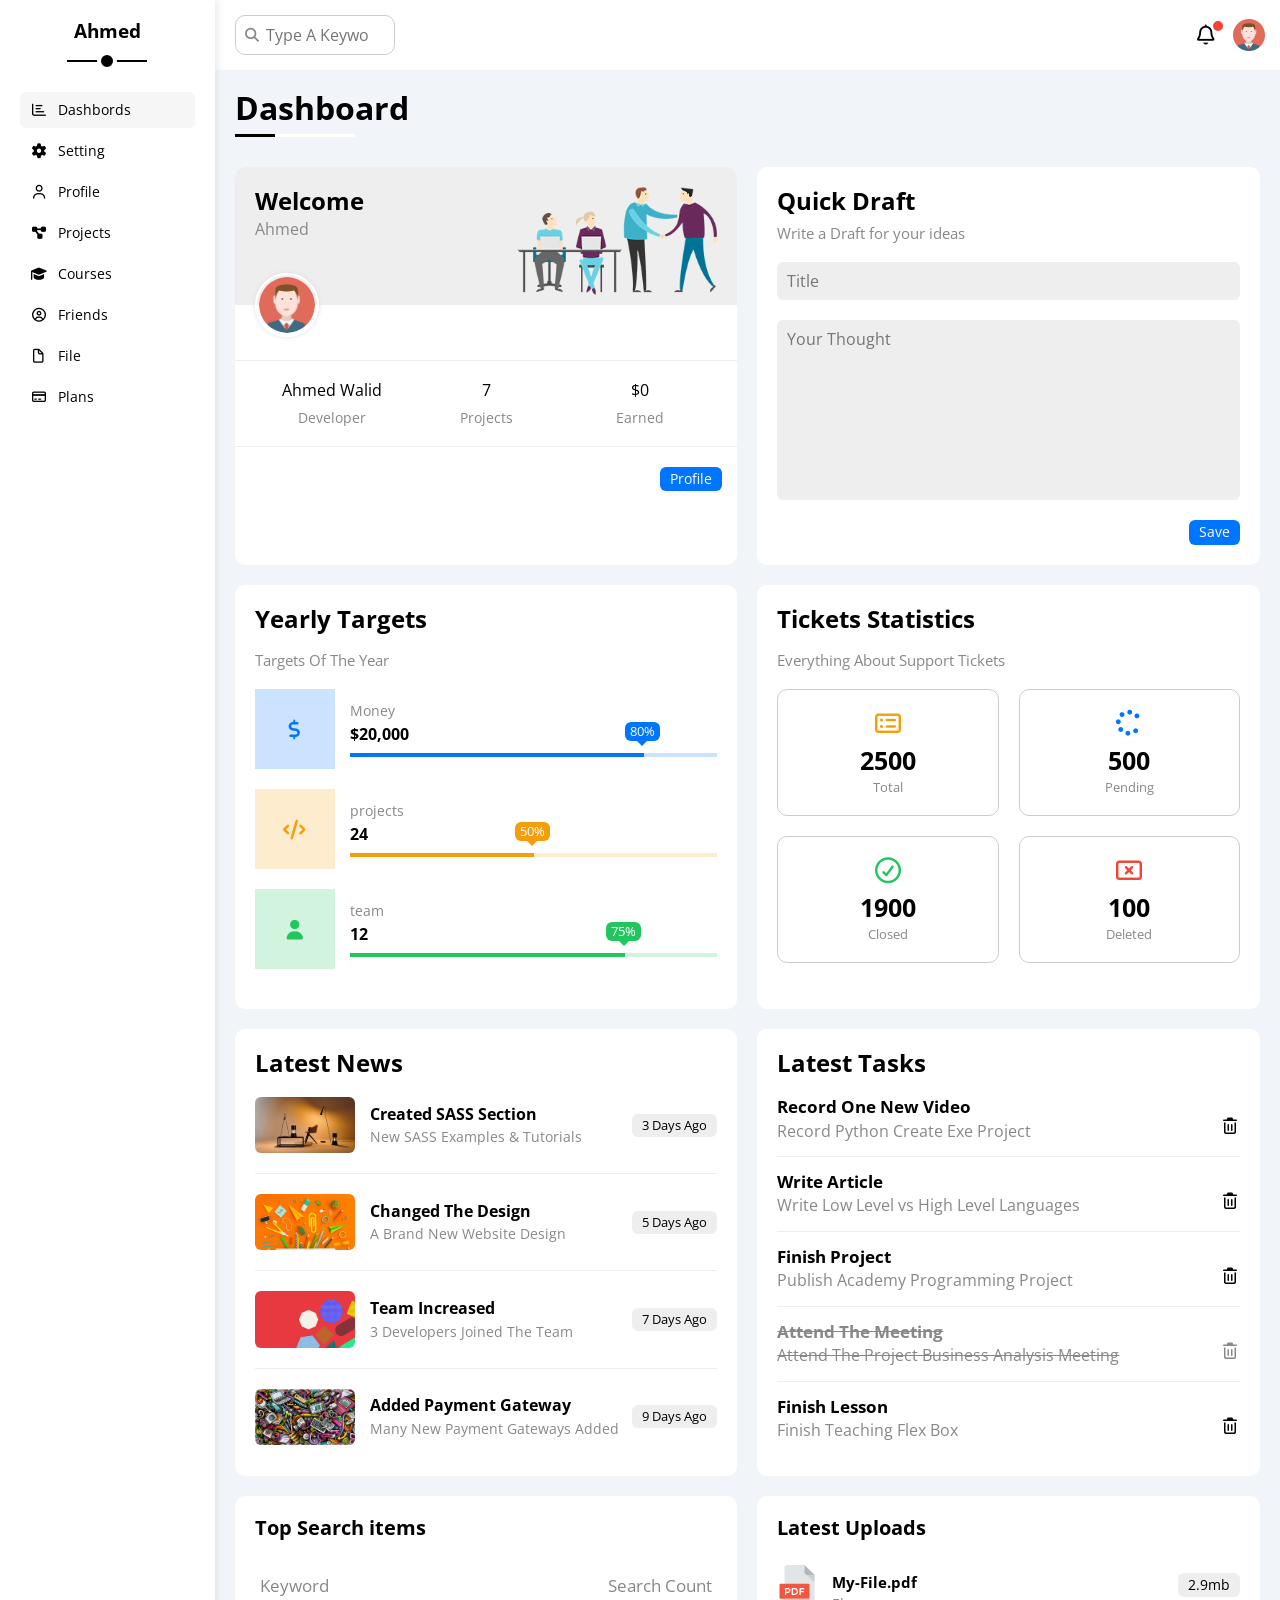
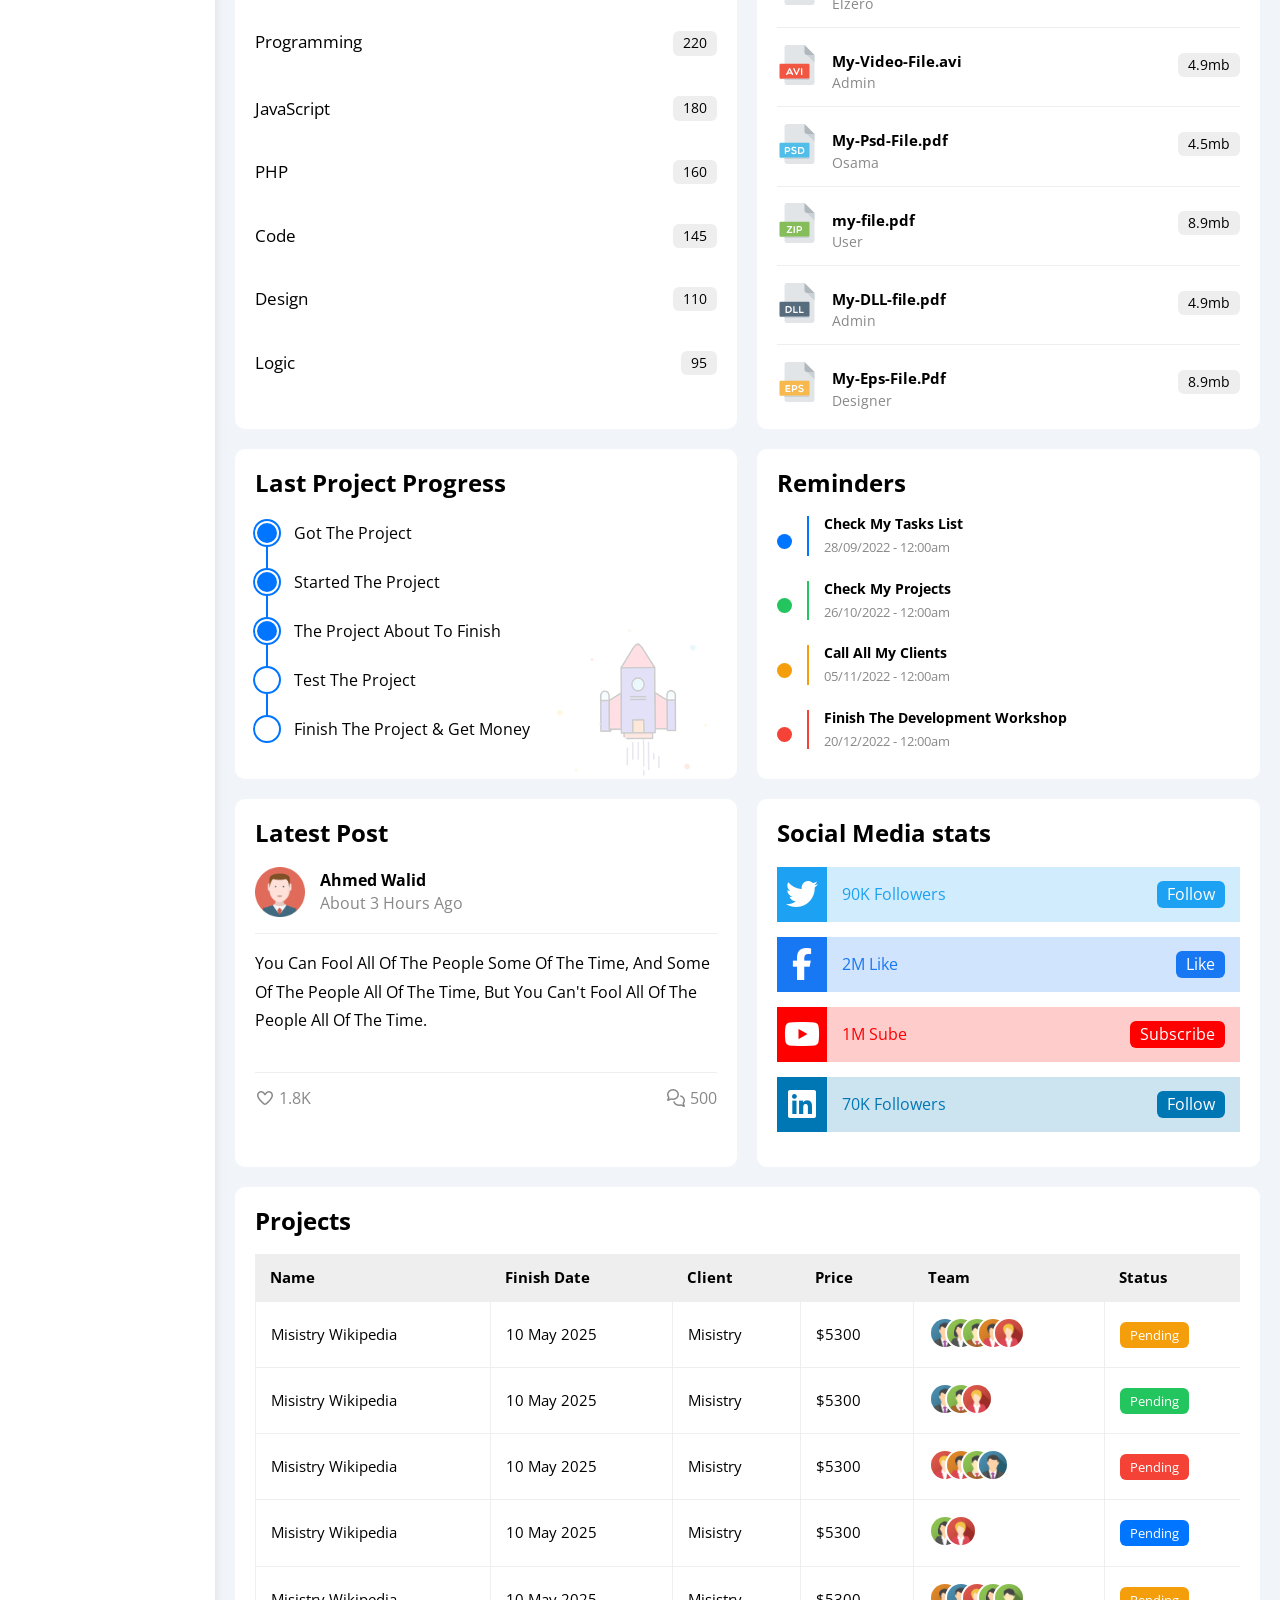
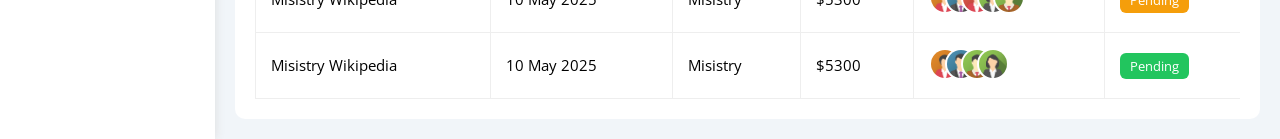
<file: index.html>
<!doctype html>
<html lang="en">
  <head>
    <meta charset="UTF-8" />
    <meta name="viewport" content="width=device-width, initial-scale=1.0" />
    <!-- our framworks file -->
    <link rel="stylesheet" href="css/Framworks.css" />
    <!-- the main css file -->
    <link rel="stylesheet" href="css/master.css" />
    <!-- font awesome file -->
    <link rel="stylesheet" href="css/all.min.css" />
    <!-- render all elements noramlly -->
    <link rel="stylesheet" href="css/normaliz.css" />
    <!-- google fonts -->
    <link rel="preconnect" href="https://fonts.googleapis.com" />
    <link rel="preconnect" href="https://fonts.gstatic.com" crossorigin />
    <link
      href="https://fonts.googleapis.com/css2?family=Open+Sans:ital,wght@0,300..800;1,300..800&display=swap"
      rel="stylesheet"
    />
    <title>Dashboard</title>
  </head>

  <body>
    <div class="page d-flex">
      <div class="sidebar bg-white p-20 po-relative">
        <h3 class="po-relative txt-c mt-0 fw-bold">Ahmed</h3>
        <ul>
          <li>
            <a
              class="active d-flex align-center fs-14 c-black rad-6 p-10"
              href="indix.html"
            >
              <i class="fa-regular fa-chart-bar fa-fw"></i>
              <span>Dashbords</span>
            </a>
          </li>
          <li>
            <a
              class="d-flex align-center fs-14 c-black rad-6 p-10"
              href="setting.html"
            >
              <i class="fa-solid fa-gear fa-fw"></i>
              <span>Setting</span>
            </a>
          </li>
          <li>
            <a
              class="d-flex align-center fs-14 c-black rad-6 p-10"
              href="profile.html"
            >
              <i class="fa-regular fa-user fa-fw"></i>
              <span>Profile</span>
            </a>
          </li>
          <li>
            <a
              class="d-flex align-center fs-14 c-black rad-6 p-10"
              href="projects.html"
            >
              <i class="fa-solid fa-diagram-project"></i>
              <span>Projects</span>
            </a>
          </li>
          <li>
            <a
              class="d-flex align-center fs-14 c-black rad-6 p-10"
              href="courses.html"
            >
              <i class="fa-solid fa-graduation-cap"></i>
              <span>Courses</span>
            </a>
          </li>
          <li>
            <a
              class="d-flex align-center fs-14 c-black rad-6 p-10"
              href="friends.html"
            >
              <i class="fa-regular fa-circle-user fa-fw"></i>
              <span>Friends</span>
            </a>
          </li>
          <li>
            <a
              class="d-flex align-center fs-14 c-black rad-6 p-10"
              href="file.html"
            >
              <i class="fa-regular fa-file fa-fw"></i>
              <span>File</span>
            </a>
          </li>
          <li>
            <a
              class="d-flex align-center fs-14 c-black rad-6 p-10"
              href="plans.html"
            >
              <i class="fa-regular fa-credit-card fa-fw"></i>
              <span>Plans</span>
            </a>
          </li>
        </ul>
      </div>
      <div class="content w-full">
        <!-- start head -->
        <div class="head bg-white p-15 between-flex">
          <div class="search po-relative">
            <input class="p-10" type="search" placeholder="Type A Keyword" />
          </div>
          <div class="icone d-flex align-center">
            <span class="notification po-relative">
              <i class="fa-regular fa-bell fa-lg"></i>
            </span>
            <img src="imgs/avatar.png" alt="" />
          </div>
        </div>
        <!-- end head -->
        <h1 class="po-relative">Dashboard</h1>
        <div class="wrapper d-grid gap-20">
          <!-- start welcome widget -->
          <div class="welcome bg-white rad-10 txt-c-mobile block-mobile">
            <div class="intro p-20 d-flex space-between bg-eee">
              <div>
                <h2 class="m-0">Welcome</h2>
                <p class="c-gray mt-5">Ahmed</p>
              </div>
              <img class="hide-mobile" src="imgs/welcome.png" alt="" />
            </div>
            <img src="imgs/avatar.png" alt="" class="avatar" />
            <div class="body txt-c d-flex p-20 mt-20 mb-20 block-mobile">
              <div>
                Ahmed Walid
                <span class="d-block c-gray fs-14 mt-10">Developer</span>
              </div>
              <div>
                7<span class="d-block c-gray fs-14 mt-10">Projects</span>
              </div>
              <div>
                $0 <span class="d-block c-gray fs-14 mt-10">Earned</span>
              </div>
            </div>
            <a
              href="profile.html"
              class="visit d-block fs-14 bg-blue c-white w-fit btn-shape"
              >Profile</a
            >
          </div>
          <!-- end welcome widget -->
          <!-- start Quick Draft widget -->
          <div class="quick-draft p-20 bg-white rad-10">
            <h2 class="mt-0 mb-10">Quick Draft</h2>
            <p class="mt-0 mb-20 c-gray fs-15">Write a Draft for your ideas</p>
            <form action="">
              <input
                class="d-block mb-20 w-full p-10 b-none bg-eee rad-6"
                type="text"
                placeholder="Title"
              />
              <textarea
                class="d-block mb-20 w-full p-10 b-none bg-eee rad-6"
                placeholder="Your Thought"
              ></textarea>
              <input
                class="save d-block fs-14 bg-blue c-white b-none w-fit btn-shape"
                type="submit"
                value="Save"
              />
            </form>
          </div>
          <!-- end Quick Draft widget -->
          <!-- start targets -->
          <div class="targets p-20 bg-white rad-10">
            <h2 class="mt-0 mb-20">Yearly Targets</h2>
            <p class="mt-0 mb-20 c-gray fs-15">Targets Of The Year</p>
            <div class="target-row mb-20 money d-flex align-center">
              <div class="icon center-flex">
                <i class="fa-solid fa-dollar-sign fa-lg c-blue"></i>
              </div>
              <div class="details">
                <span class="fs-14 c-gray">Money</span>
                <span class="d-block mt-5 mb-10 fw-bold">$20,000</span>
                <div class="progress po-relative">
                  <span class="bg-blue money" style="width: 80%">
                    <span class="bg-blue">80%</span>
                  </span>
                </div>
              </div>
            </div>
            <div class="target-row project mb-20 d-flex align-center">
              <div class="icon center-flex">
                <i class="fa-solid fa-code fa-lg c-orange"></i>
              </div>
              <div class="details">
                <span class="fs-14 c-gray">projects</span>
                <span class="d-block mt-5 mb-10 fw-bold">24</span>
                <div class="progress po-relative">
                  <span class="project bg-orange" style="width: 50%">
                    <span class="bg-blue">50%</span>
                  </span>
                </div>
              </div>
            </div>
            <div class="target-row team mb-20 d-flex align-center">
              <div class="icon center-flex">
                <i class="fa-solid fa-user fa-lg c-green"></i>
              </div>
              <div class="details">
                <span class="fs-14 c-gray">team</span>
                <span class="d-block mt-5 mb-10 fw-bold">12</span>
                <div class="progress po-relative">
                  <span class="team bg-green" style="width: 75%">
                    <span class="bg-blue">75%</span>
                  </span>
                </div>
              </div>
            </div>
          </div>
          <!-- end targets -->
          <!-- start tickets -->
          <div class="tickets p-20 bg-white rad-10">
            <h2 class="mt-0 mb-20">Tickets Statistics</h2>
            <p class="mt-0 mb-20 c-gray fs-15">
              Everything About Support Tickets
            </p>
            <div class="d-flex txt-c gap-20 f-wrap">
              <div class="box rad-10 p-20 fs-13 c-gray">
                <i
                  class="fa-regular fa-rectangle-list fa-2x mb-10 c-orange"
                ></i>
                <span class="d-block c-black fw-bold fs-25 mb-5">2500</span>
                Total
              </div>
              <div class="box rad-10 p-20 fs-13 c-gray">
                <i class="fa-solid fa-spinner fa-2x mb-10 c-blue"></i>
                <span class="d-block c-black fw-bold fs-25 mb-5">500</span>
                Pending
              </div>
              <div class="box rad-10 p-20 fs-13 c-gray">
                <i class="fa-regular fa-circle-check fa-2x mb-10 c-green"></i>
                <span class="d-block c-black fw-bold fs-25 mb-5">1900</span>
                Closed
              </div>
              <div class="box rad-10 p-20 fs-13 c-gray">
                <i class="fa-regular fa-rectangle-xmark fa-2x mb-10 c-red"></i>
                <span class="d-block c-black fw-bold fs-25 mb-5">100</span>
                Deleted
              </div>
            </div>
          </div>
          <!-- end tickets -->
          <!-- start latest news-->
          <div class="latest-news p-20 bg-white rad-10 txt-c-mobile">
            <h2 class="mt-0 mb-20">Latest News</h2>
            <div class="news-row d-flex align-center">
              <img src="imgs/news-01.png" alt="" />
              <div class="info">
                <h3>Created SASS Section</h3>
                <p class="m-0 fs-14 c-gray">New SASS Examples & Tutorials</p>
              </div>
              <div class="btn-shape bg-eee fs-13 label">3 Days Ago</div>
            </div>
            <div class="news-row d-flex align-center">
              <img src="imgs/news-02.png" alt="" />
              <div class="info">
                <h3>Changed The Design</h3>
                <p class="m-0 fs-14 c-gray">A Brand New Website Design</p>
              </div>
              <div class="btn-shape bg-eee fs-13 label">5 Days Ago</div>
            </div>
            <div class="news-row d-flex align-center">
              <img src="imgs/news-03.png" alt="" />
              <div class="info">
                <h3>Team Increased</h3>
                <p class="m-0 fs-14 c-gray">3 Developers Joined The Team</p>
              </div>
              <div class="btn-shape bg-eee fs-13 label">7 Days Ago</div>
            </div>
            <div class="news-row d-flex align-center">
              <img src="imgs/news-04.png" alt="" />
              <div class="info">
                <h3>Added Payment Gateway</h3>
                <p class="m-0 fs-14 c-gray">Many New Payment Gateways Added</p>
              </div>
              <div class="btn-shape bg-eee fs-13 label">9 Days Ago</div>
            </div>
          </div>
          <!-- end latest news-->
          <!-- start latest tasks -->
          <div class="latest-tasks p-20 bg-white rad-10">
            <h2 class="mt-0 mb-20">Latest Tasks</h2>
            <div class="tasks-row between-flex">
              <div class="info m-0">
                <h3 class="m-0 fs-17 fw-bold">Record One New Video</h3>
                <p class="mt-5 c-gray fs-16">
                  Record Python Create Exe Project
                </p>
              </div>
              <i class="fa-regular fa-trash-can delete"></i>
            </div>
            <div class="tasks-row between-flex">
              <div class="info m-0">
                <h3 class="m-0 fs-17 fw-bold">Write Article</h3>
                <p class="mt-5 c-gray fs-16">
                  Write Low Level vs High Level Languages
                </p>
              </div>
              <i class="fa-regular fa-trash-can delete"></i>
            </div>
            <div class="tasks-row between-flex">
              <div class="info m-0">
                <h3 class="m-0 fs-17 fw-bold">Finish Project</h3>
                <p class="mt-5 c-gray fs-16">
                  Publish Academy Programming Project
                </p>
              </div>
              <i class="fa-regular fa-trash-can delete"></i>
            </div>
            <div class="tasks-row between-flex">
              <div class="info m-0">
                <h3 class="done m-0 fs-17 fw-bold c-gray">
                  Attend The Meeting
                </h3>
                <p class="done mt-5 c-gray fs-16">
                  Attend The Project Business Analysis Meeting
                </p>
              </div>
              <i class="i-done fa-regular fa-trash-can delete c-gray"></i>
            </div>
            <div class="tasks-row between-flex">
              <div class="info m-0">
                <h3 class="m-0 fs-17 fw-bold">Finish Lesson</h3>
                <p class="mt-5 c-gray fs-16">Finish Teaching Flex Box</p>
              </div>
              <i class="fa-regular fa-trash-can delete"></i>
            </div>
          </div>
          <!-- end latest tasks -->
          <!-- start search items -->
          <div class="search-items p-20 bg-white rad-10">
            <h2 class="fw-bold mb-20 fs-20 mt-0">Top Search items</h2>
            <div class="info between-flex mb-10 m-5">
              <p class="fs-17 c-gray mb-10">Keyword</p>
              <p class="fs-17 c-gray mb-10">Search Count</p>
            </div>
            <div class="programms between-flex mb-10">
              <p class="fs-17 mb-20">Programming</p>
              <span class="btn-shape bg-eee fs-14">220</span>
            </div>
            <div class="programms between-flex mb-10">
              <p class="fs-17">JavaScript</p>
              <span class="btn-shape bg-eee fs-14">180</span>
            </div>
            <div class="programms between-flex mb-10">
              <p class="fs-17">PHP</p>
              <span class="btn-shape bg-eee fs-14">160</span>
            </div>
            <div class="programms between-flex mb-10">
              <p class="fs-17">Code</p>
              <span class="btn-shape bg-eee fs-14">145</span>
            </div>
            <div class="programms between-flex mb-10">
              <p class="fs-17">Design</p>
              <span class="btn-shape bg-eee fs-14">110</span>
            </div>
            <div class="programms between-flex mb-10">
              <p class="fs-17">Logic</p>
              <span class="btn-shape bg-eee fs-14">95</span>
            </div>
          </div>
          <!-- end search items -->
          <!-- start latest uploads -->
          <div class="latest-uploads p-20 bg-white rad-10">
            <h2 class="mt-0 mb-20 fs-20">Latest Uploads</h2>
            <div class="uploads-row d-flex align-center">
              <img src=" imgs/pdf.svg" alt="" />
              <div class="info">
                <h3 class="fs-15 mb-5">My-File.pdf</h3>
                <p class="m-0 fs-14 c-gray">Elzero</p>
              </div>
              <span class="btn-shape bg-eee fs-14">2.9mb</span>
            </div>
            <div class="uploads-row d-flex align-center">
              <img src=" imgs/avi.svg" alt="" />
              <div class="info">
                <h3 class="fs-15 mb-5">My-Video-File.avi</h3>
                <p class="m-0 fs-14 c-gray">Admin</p>
              </div>
              <span class="btn-shape bg-eee fs-14">4.9mb</span>
            </div>
            <div class="uploads-row d-flex align-center">
              <img src=" imgs/psd.svg" alt="" />
              <div class="info">
                <h3 class="fs-15 mb-5">My-Psd-File.pdf</h3>
                <p class="m-0 fs-14 c-gray">Osama</p>
              </div>
              <span class="btn-shape bg-eee fs-14">4.5mb</span>
            </div>
            <div class="uploads-row d-flex align-center">
              <img src="imgs/zip.svg" alt="" />
              <div class="info">
                <h3 class="fs-15 mb-5">my-file.pdf</h3>
                <p class="m-0 fs-14 c-gray">User</p>
              </div>
              <span class="btn-shape bg-eee fs-14">8.9mb</span>
            </div>
            <div class="uploads-row d-flex align-center">
              <img src=" imgs/dll.svg" alt="" />
              <div class="info">
                <h3 class="fs-15 mb-5">My-DLL-file.pdf</h3>
                <p class="m-0 fs-14 c-gray">Admin</p>
              </div>
              <span class="btn-shape bg-eee fs-14">4.9mb</span>
            </div>
            <div class="uploads-row d-flex align-center">
              <img src="imgs/eps.svg" alt="" />
              <div class="info">
                <h3 class="fs-15 mb-5">My-Eps-File.Pdf</h3>
                <p class="m-0 fs-14 c-gray">Designer</p>
              </div>
              <span class="btn-shape bg-eee fs-14">8.9mb</span>
            </div>
          </div>
          <!-- end latest uploads -->
          <!-- start project progress -->
          <div class="last-project p-20 bg-white rad-10 po-relative">
            <h2 class="mt-0 mb-20">Last Project Progress</h2>
            <ul class="m-0 po-relative">
              <li class="mt-25 d-flex align-center done">Got The Project</li>
              <li class="mt-25 d-flex align-center done">
                Started The Project
              </li>
              <li class="mt-25 d-flex align-center done">
                The Project About To Finish
              </li>
              <li class="mt-25 d-flex align-center current">
                Test The Project
              </li>
              <li class="mt-25 d-flex align-center">
                Finish The Project & Get Money
              </li>
            </ul>
            <img class="hide-mobile" src="imgs/project.png" alt="" />
          </div>
          <!-- end project progress -->
          <!-- start reminders -->
          <div class="reminders p-20 bg-white rad-10">
            <h2 class="mt-0 mb-20">Reminders</h2>
            <ul class="m-0">
              <li class="d-flex align-center mt-15">
                <span class="bg-blue rad-50 d-block mr-15"></span>
                <div class="blue pl-15">
                  <p class="fw-bold fs-14 mt-0 mb-5">Check My Tasks List</p>
                  <span class="fs-13 c-gray m-0">28/09/2022 - 12:00am</span>
                </div>
              </li>
              <li class="d-flex align-center mt-15">
                <span class="bg-green rad-50 d-block mr-15"></span>
                <div class="green pl-15">
                  <p class="fw-bold fs-14 mt-0 mb-5">Check My Projects</p>
                  <span class="fs-13 c-gray m-0">26/10/2022 - 12:00am</span>
                </div>
              </li>
              <li class="d-flex align-center mt-15">
                <span class="bg-orange rad-50 d-block mr-15"></span>
                <div class="orange pl-15">
                  <p class="fw-bold fs-14 mt-0 mb-5">Call All My Clients</p>
                  <span class="fs-13 c-gray m-0">05/11/2022 - 12:00am</span>
                </div>
              </li>
              <li class="d-flex align-center mt-15">
                <span class="bg-red rad-50 d-block mr-15"></span>
                <div class="red pl-15">
                  <p class="fw-bold fs-14 mt-0 mb-5">
                    Finish The Development Workshop
                  </p>
                  <span class="fs-13 c-gray m-0">20/12/2022 - 12:00am</span>
                </div>
              </li>
            </ul>
          </div>
          <!-- end reminders -->
          <!-- start Post -->
          <div class="post p-20 bg-white rad-10">
            <h2 class="mt-0 mb-20">Latest Post</h2>
            <div class="top d-flex align-center">
              <img src="imgs/avatar.png" alt="" />
              <div class="info">
                <span class="d-block fw-bold mb-5">Ahmed Walid</span>
                <span class="c-gray fs-16">About 3 Hours Ago</span>
              </div>
            </div>
            <p class="pt-15 c-black">
              You can fool all of the people some of the time, and some of the
              people all of the time, but you can't fool all of the people all
              of the time.
            </p>
            <div class="interaction between-flex c-gray">
              <div>
                <i class="fa-regular fa-heart"></i>
                <span class="heart">1.8K</span>
              </div>
              <div>
                <i class="fa-regular fa-comments"></i>
                <span class="comment">500</span>
              </div>
            </div>
          </div>
          <!-- end Post -->
          <!-- start social media stats -->
          <div class="social-media p-20 bg-white rad-10">
            <h2 class="mt-0 mb-20">Social Media stats</h2>
            <div class="twitter-row d-flex align-center mb-15">
              <div class="icon-move twitter-icon center-flex">
                <i class="fa-brands fa-twitter c-white fa-2x"></i>
              </div>
              <div class="twitter-info info between-flex">
                <p>90K Followers</p>
                <span class="btn-shape pointer">Follow</span>
              </div>
            </div>
            <div class="facebook-row d-flex align-center mb-15">
              <div class="icon-move facebook-icon center-flex">
                <i class="fa-brands fa-facebook-f fa-2x c-white"></i>
              </div>
              <div class="facebook-info info between-flex">
                <p>2M Like</p>
                <span class="btn-shape pointer">Like</span>
              </div>
            </div>
            <div class="youtube-row d-flex align-center mb-15">
              <div class="icon-move youtube-icon center-flex">
                <i class="fa-brands fa-youtube fa-2x c-white"></i>
              </div>
              <div class="youtube-info info between-flex">
                <p>1M Sube</p>
                <span class="btn-shape pointer">Subscribe</span>
              </div>
            </div>
            <div class="linked-in-row d-flex align-center mb-15">
              <div class="icon-move linked-in-icon center-flex">
                <i class="fa-brands fa-linkedin fa-2x c-white"></i>
              </div>
              <div class="linked-in-info info between-flex">
                <p>70K Followers</p>
                <span class="btn-shape pointer">Follow</span>
              </div>
            </div>
          </div>
          <!-- end social media stats -->
        </div>
        <!-- start projects table -->
        <div class="projects-table p-20 bg-white rad-10 m-20">
          <h2 class="mt-0 mb-20">Projects</h2>
          <div class="responsive-table">
            <table class="fs-15 w-full">
              <thead>
                <td>Name</td>
                <td>Finish Date</td>
                <td>Client</td>
                <td>Price</td>
                <td>Team</td>
                <td>Status</td>
              </thead>
              <tbody>
                <tr>
                  <td>Misistry Wikipedia</td>
                  <td>10 May 2025</td>
                  <td>Misistry</td>
                  <td>$5300</td>
                  <td>
                    <img src="imgs/team-01.png" alt="" />
                    <img src="imgs/team-02.png" alt="" />
                    <img src="imgs/team-03.png" alt="" />
                    <img src="imgs/team-04.png" alt="" />
                    <img src="imgs/team-05.png" alt="" />
                  </td>
                  <td>
                    <span class="label btn-shape bg-orange c-white"
                      >Pending</span
                    >
                  </td>
                </tr>
                <tr>
                  <td>Misistry Wikipedia</td>
                  <td>10 May 2025</td>
                  <td>Misistry</td>
                  <td>$5300</td>
                  <td>
                    <img src="imgs/team-01.png" alt="" />
                    <img src="imgs/team-03.png" alt="" />
                    <img src="imgs/team-05.png" alt="" />
                  </td>
                  <td>
                    <span class="label btn-shape bg-green c-white"
                      >Pending</span
                    >
                  </td>
                </tr>
                <tr>
                  <td>Misistry Wikipedia</td>
                  <td>10 May 2025</td>
                  <td>Misistry</td>
                  <td>$5300</td>
                  <td>
                    <img src="imgs/team-05.png" alt="" />
                    <img src="imgs/team-04.png" alt="" />
                    <img src="imgs/team-03.png" alt="" />
                    <img src="imgs/team-01.png" alt="" />
                  </td>
                  <td>
                    <span class="label btn-shape bg-red c-white">Pending</span>
                  </td>
                </tr>
                <tr>
                  <td>Misistry Wikipedia</td>
                  <td>10 May 2025</td>
                  <td>Misistry</td>
                  <td>$5300</td>
                  <td>
                    <img src="imgs/team-02.png" alt="" />
                    <img src="imgs/team-05.png" alt="" />
                  </td>
                  <td>
                    <span class="label btn-shape bg-blue c-white">Pending</span>
                  </td>
                </tr>
                <tr>
                  <td>Misistry Wikipedia</td>
                  <td>10 May 2025</td>
                  <td>Misistry</td>
                  <td>$5300</td>
                  <td>
                    <img src="imgs/team-04.png" alt="" />
                    <img src="imgs/team-01.png" alt="" />
                    <img src="imgs/team-05.png" alt="" />
                    <img src="imgs/team-02.png" alt="" />
                    <img src="imgs/team-03.png" alt="" />
                  </td>
                  <td>
                    <span class="label btn-shape bg-orange c-white"
                      >Pending</span
                    >
                  </td>
                </tr>
                <tr>
                  <td>Misistry Wikipedia</td>
                  <td>10 May 2025</td>
                  <td>Misistry</td>
                  <td>$5300</td>
                  <td>
                    <img src="imgs/team-04.png" alt="" />
                    <img src="imgs/team-01.png" alt="" />
                    <img src="imgs/team-03.png" alt="" />
                    <img src="imgs/team-02.png" alt="" />
                  </td>
                  <td>
                    <span class="label btn-shape bg-green c-white"
                      >Pending</span
                    >
                  </td>
                </tr>
              </tbody>
            </table>
          </div>
        </div>
        <!-- end projects table -->
      </div>
    </div>
  </body>
</html>
</file>
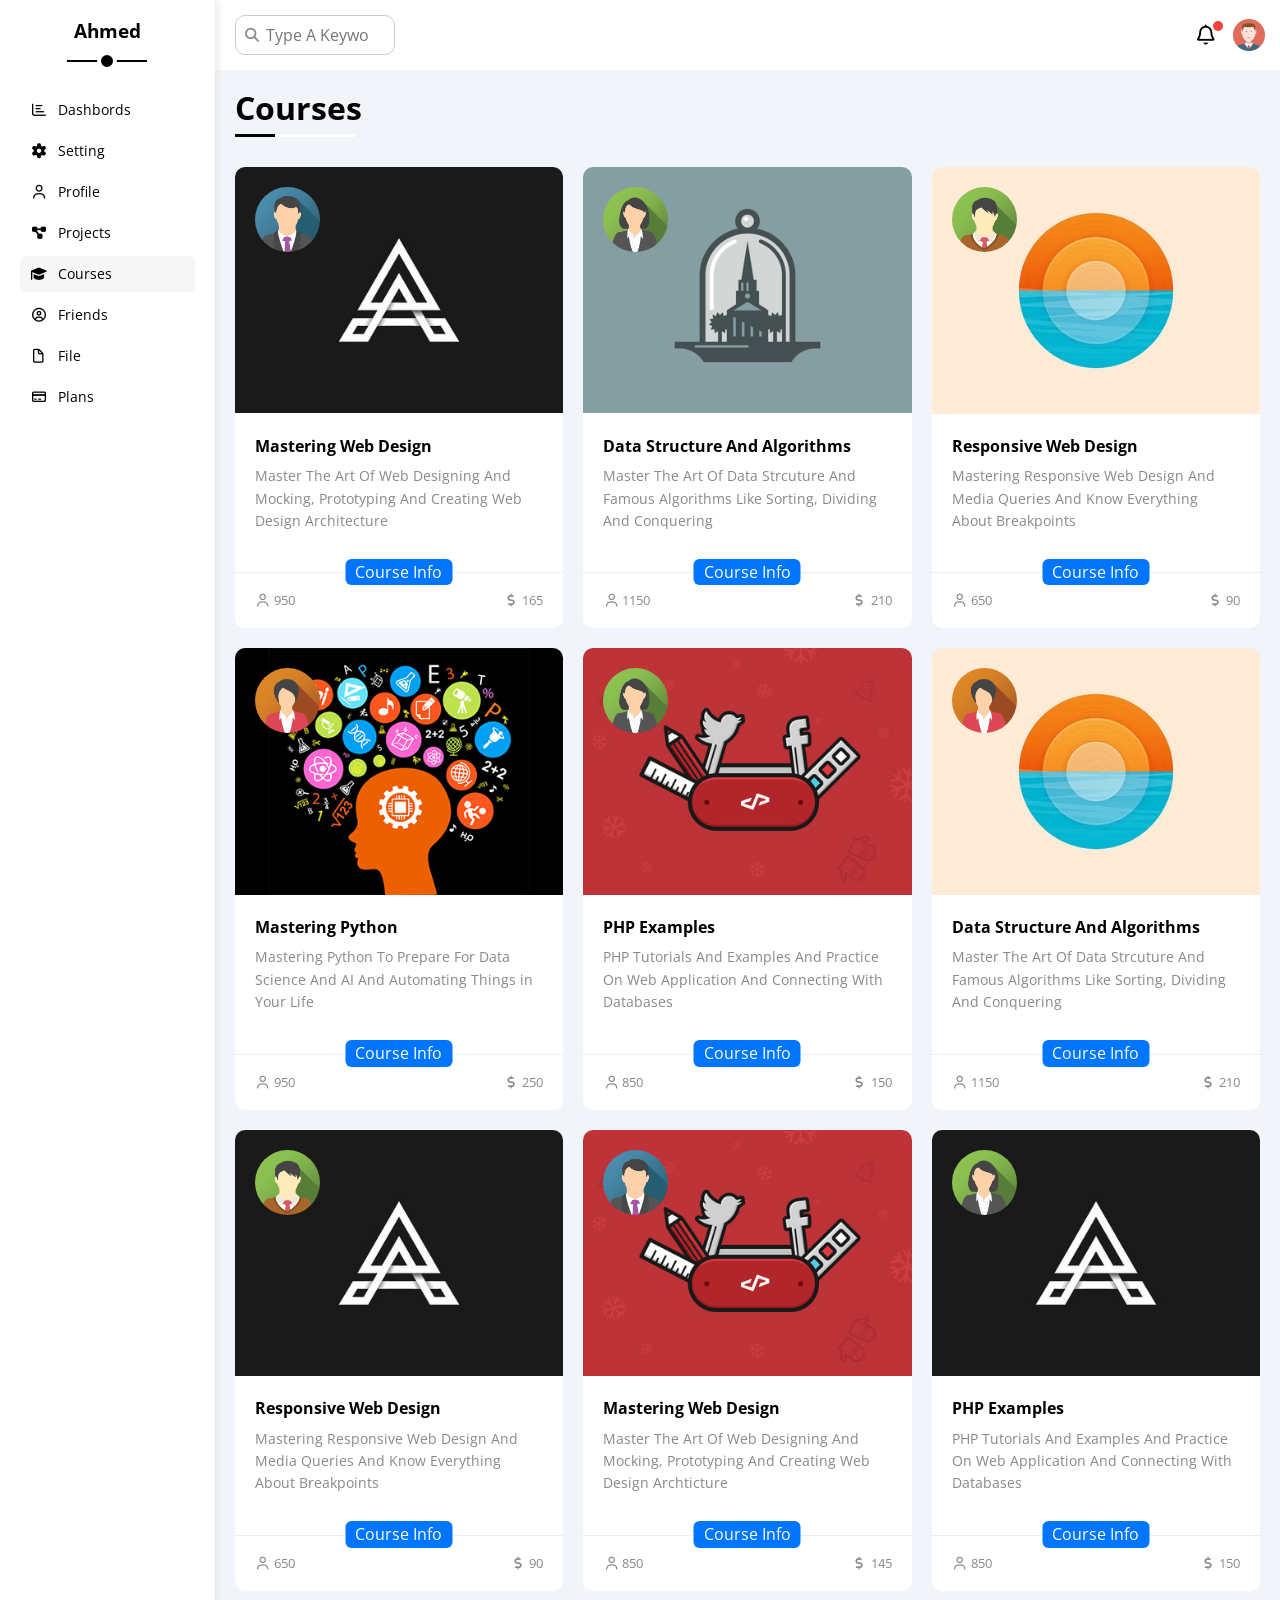
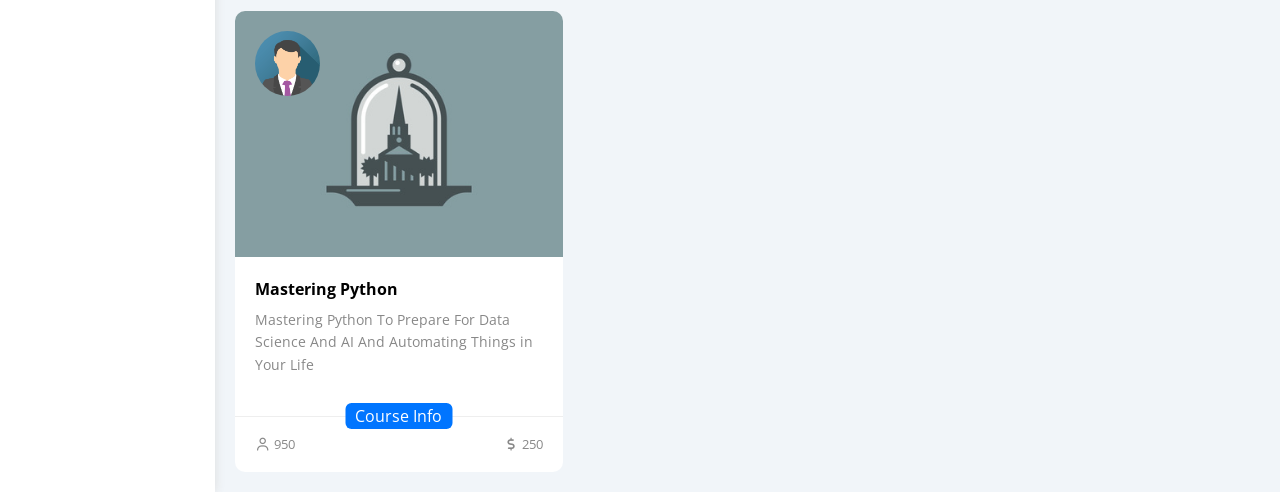
<file: courses.html>
<!doctype html>
<html lang="en">
  <head>
    <meta charset="UTF-8" />
    <meta name="viewport" content="width=device-width, initial-scale=1.0" />
    <!-- our framworks file -->
    <link rel="stylesheet" href="css/Framworks.css" />
    <!-- the main css file -->
    <link rel="stylesheet" href="css/master.css" />
    <!-- font awesome file -->
    <link rel="stylesheet" href="css/all.min.css" />
    <!-- render all elements noramlly -->
    <link rel="stylesheet" href="css/normaliz.css" />
    <!-- google fonts -->
    <link rel="preconnect" href="https://fonts.googleapis.com" />
    <link rel="preconnect" href="https://fonts.gstatic.com" crossorigin />
    <link
      href="https://fonts.googleapis.com/css2?family=Open+Sans:ital,wght@0,300..800;1,300..800&display=swap"
      rel="stylesheet"
    />
    <title>Courses</title>
  </head>

  <body>
    <div class="page d-flex">
      <div class="sidebar bg-white p-20 po-relative">
        <h3 class="po-relative txt-c mt-0 fw-bold">Ahmed</h3>
        <ul>
          <li>
            <a
              class="d-flex align-center fs-14 c-black rad-6 p-10"
              href="indix.html"
            >
              <i class="fa-regular fa-chart-bar fa-fw"></i>
              <span>Dashbords</span>
            </a>
          </li>
          <li>
            <a
              class="d-flex align-center fs-14 c-black rad-6 p-10"
              href="setting.html"
            >
              <i class="fa-solid fa-gear fa-fw"></i>
              <span>Setting</span>
            </a>
          </li>
          <li>
            <a
              class="d-flex align-center fs-14 c-black rad-6 p-10"
              href="profile.html"
            >
              <i class="fa-regular fa-user fa-fw"></i>
              <span>Profile</span>
            </a>
          </li>
          <li>
            <a
              class="d-flex align-center fs-14 c-black rad-6 p-10"
              href="projects.html"
            >
              <i class="fa-solid fa-diagram-project"></i>
              <span>Projects</span>
            </a>
          </li>
          <li>
            <a
              class="active d-flex align-center fs-14 c-black rad-6 p-10"
              href="courses.html"
            >
              <i class="fa-solid fa-graduation-cap"></i>
              <span>Courses</span>
            </a>
          </li>
          <li>
            <a
              class="d-flex align-center fs-14 c-black rad-6 p-10"
              href="friends.html"
            >
              <i class="fa-regular fa-circle-user fa-fw"></i>
              <span>Friends</span>
            </a>
          </li>
          <li>
            <a
              class="d-flex align-center fs-14 c-black rad-6 p-10"
              href="file.html"
            >
              <i class="fa-regular fa-file fa-fw"></i>
              <span>File</span>
            </a>
          </li>
          <li>
            <a
              class="d-flex align-center fs-14 c-black rad-6 p-10"
              href="plans.html"
            >
              <i class="fa-regular fa-credit-card fa-fw"></i>
              <span>Plans</span>
            </a>
          </li>
        </ul>
      </div>
      <div class="content w-full">
        <!-- start head -->
        <div class="head bg-white p-15 between-flex">
          <div class="search po-relative">
            <input class="p-10" type="search" placeholder="Type A Keyword" />
          </div>
          <div class="icone d-flex align-center">
            <span class="notification po-relative">
              <i class="fa-regular fa-bell fa-lg"></i>
            </span>
            <img src="imgs/avatar.png" alt="" />
          </div>
        </div>
        <!-- end head -->
        <h1 class="po-relative">Courses</h1>
        <div class="courses-page m-20 d-grid">
          <div class="box bg-white rad-10 po-relative">
            <img src="imgs/team-01.png" alt="" />
            <div class="main-img">
              <img src="imgs/course-01.jpg" alt="" />
            </div>
            <div class="p-20">
              <h4 class="m-0">Mastering Web Design</h4>
              <p class="c-gray fs-14">
                Master The Art Of Web Designing And Mocking, Prototyping And
                Creating Web Design Architecture
              </p>
            </div>
            <div class="info between-flex">
              <span>
                <i class="fa-regular fa-user"></i>
                950
              </span>
              <span>
                <i class="fa-solid fa-dollar-sign"></i>
                165
              </span>
            </div>
            <span class="btn-shape bg-blue c-white">Course Info</span>
          </div>
          <div class="box bg-white rad-10 po-relative">
            <img src="imgs/team-02.png" alt="" />
            <div class="main-img">
              <img src="imgs/course-04.jpg" alt="" />
            </div>
            <div class="p-20">
              <h4 class="m-0">Data Structure And Algorithms</h4>
              <p class="c-gray fs-14">
                Master The Art Of Data Strcuture And Famous Algorithms Like
                Sorting, Dividing And Conquering
              </p>
            </div>
            <div class="info between-flex">
              <span>
                <i class="fa-regular fa-user"></i>
                1150
              </span>
              <span>
                <i class="fa-solid fa-dollar-sign"></i>
                210
              </span>
            </div>
            <span class="btn-shape bg-blue c-white">Course Info</span>
          </div>
          <div class="box bg-white rad-10 po-relative">
            <img src="imgs/team-03.png" alt="" />
            <div class="main-img">
              <img src="imgs/course-03.jpg" alt="" />
            </div>
            <div class="p-20">
              <h4 class="m-0">Responsive Web Design</h4>
              <p class="c-gray fs-14">
                Mastering Responsive Web Design And Media Queries And Know
                Everything About Breakpoints
              </p>
            </div>
            <div class="info between-flex">
              <span>
                <i class="fa-regular fa-user"></i>
                650
              </span>
              <span>
                <i class="fa-solid fa-dollar-sign"></i>
                90
              </span>
            </div>
            <span class="btn-shape bg-blue c-white">Course Info</span>
          </div>
          <div class="box bg-white rad-10 po-relative">
            <img src="imgs/team-04.png" alt="" />
            <div class="main-img">
              <img src="imgs/course-02.jpg" alt="" />
            </div>
            <div class="p-20">
              <h4 class="m-0">Mastering Python</h4>
              <p class="c-gray fs-14">
                Mastering Python To Prepare For Data Science And AI And
                Automating Things in Your Life
              </p>
            </div>
            <div class="info between-flex">
              <span>
                <i class="fa-regular fa-user"></i>
                950
              </span>
              <span>
                <i class="fa-solid fa-dollar-sign"></i>
                250
              </span>
            </div>
            <span class="btn-shape bg-blue c-white">Course Info</span>
          </div>
          <div class="box bg-white rad-10 po-relative">
            <img src="imgs/team-02.png" alt="" />
            <div class="main-img">
              <img src="imgs/course-05.jpg" alt="" />
            </div>
            <div class="p-20">
              <h4 class="m-0">PHP Examples</h4>
              <p class="c-gray fs-14">
                PHP Tutorials And Examples And Practice On Web Application And
                Connecting With Databases
              </p>
            </div>
            <div class="info between-flex">
              <span>
                <i class="fa-regular fa-user"></i>
                850
              </span>
              <span>
                <i class="fa-solid fa-dollar-sign"></i>
                150
              </span>
            </div>
            <span class="btn-shape bg-blue c-white">Course Info</span>
          </div>
          <div class="box bg-white rad-10 po-relative">
            <img src="imgs/team-04.png" alt="" />
            <div class="main-img">
              <img src="imgs/course-03.jpg" alt="" />
            </div>
            <div class="p-20">
              <h4 class="m-0">Data Structure And Algorithms</h4>
              <p class="c-gray fs-14">
                Master The Art Of Data Strcuture And Famous Algorithms Like
                Sorting, Dividing And Conquering
              </p>
            </div>
            <div class="info between-flex">
              <span>
                <i class="fa-regular fa-user"></i>
                1150
              </span>
              <span>
                <i class="fa-solid fa-dollar-sign"></i>
                210
              </span>
            </div>
            <span class="btn-shape bg-blue c-white">Course Info</span>
          </div>
          <div class="box bg-white rad-10 po-relative">
            <img src="imgs/team-03.png" alt="" />
            <div class="main-img">
              <img src="imgs/course-01.jpg" alt="" />
            </div>
            <div class="p-20">
              <h4 class="m-0">Responsive Web Design</h4>
              <p class="c-gray fs-14">
                Mastering Responsive Web Design And Media Queries And Know
                Everything About Breakpoints
              </p>
            </div>
            <div class="info between-flex">
              <span>
                <i class="fa-regular fa-user"></i>
                650
              </span>
              <span>
                <i class="fa-solid fa-dollar-sign"></i>
                90
              </span>
            </div>
            <span class="btn-shape bg-blue c-white">Course Info</span>
          </div>
          <div class="box bg-white rad-10 po-relative">
            <img src="imgs/team-01.png" alt="" />
            <div class="main-img">
              <img src="imgs/course-05.jpg" alt="" />
            </div>
            <div class="p-20">
              <h4 class="m-0">Mastering Web Design</h4>
              <p class="c-gray fs-14">
                Master The Art Of Web Designing And Mocking, Prototyping And
                Creating Web Design Archticture
              </p>
            </div>
            <div class="info between-flex">
              <span>
                <i class="fa-regular fa-user"></i>
                850
              </span>
              <span>
                <i class="fa-solid fa-dollar-sign"></i>
                145
              </span>
            </div>
            <span class="btn-shape bg-blue c-white">Course Info</span>
          </div>
          <div class="box bg-white rad-10 po-relative">
            <img src="imgs/team-02.png" alt="" />
            <div class="main-img">
              <img src="imgs/course-01.jpg" alt="" />
            </div>
            <div class="p-20">
              <h4 class="m-0">PHP Examples</h4>
              <p class="c-gray fs-14">
                PHP Tutorials And Examples And Practice On Web Application And
                Connecting With Databases
              </p>
            </div>
            <div class="info between-flex">
              <span>
                <i class="fa-regular fa-user"></i>
                850
              </span>
              <span>
                <i class="fa-solid fa-dollar-sign"></i>
                150
              </span>
            </div>
            <span class="btn-shape bg-blue c-white">Course Info</span>
          </div>
          <div class="box bg-white rad-10 po-relative">
            <img src="imgs/team-01.png" alt="" />
            <div class="main-img">
              <img src="imgs/course-04.jpg" alt="" />
            </div>
            <div class="p-20">
              <h4 class="m-0">Mastering Python</h4>
              <p class="c-gray fs-14">
                Mastering Python To Prepare For Data Science And AI And
                Automating Things in Your Life
              </p>
            </div>
            <div class="info between-flex">
              <span>
                <i class="fa-regular fa-user"></i>
                950
              </span>
              <span>
                <i class="fa-solid fa-dollar-sign"></i>
                250
              </span>
            </div>
            <span class="btn-shape bg-blue c-white">Course Info</span>
          </div>
        </div>
      </div>
    </div>
  </body>
</html>
</file>
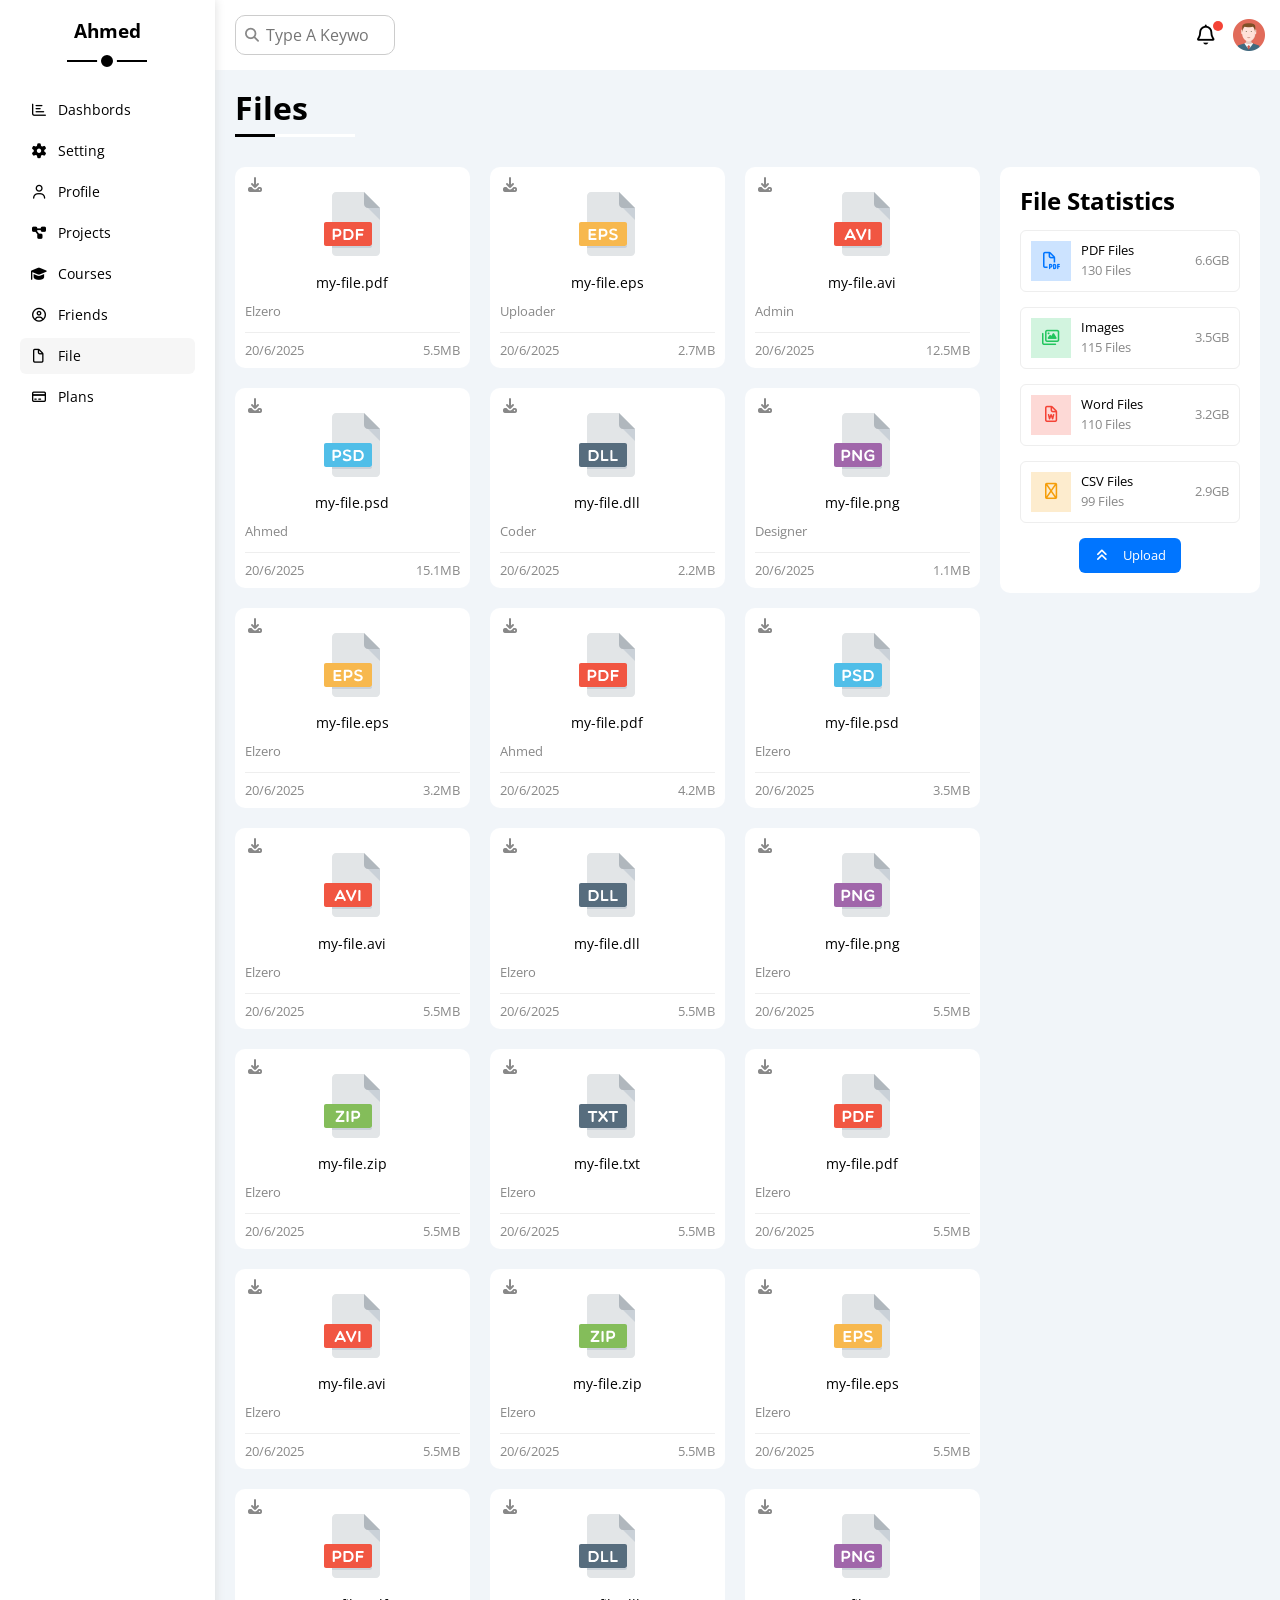
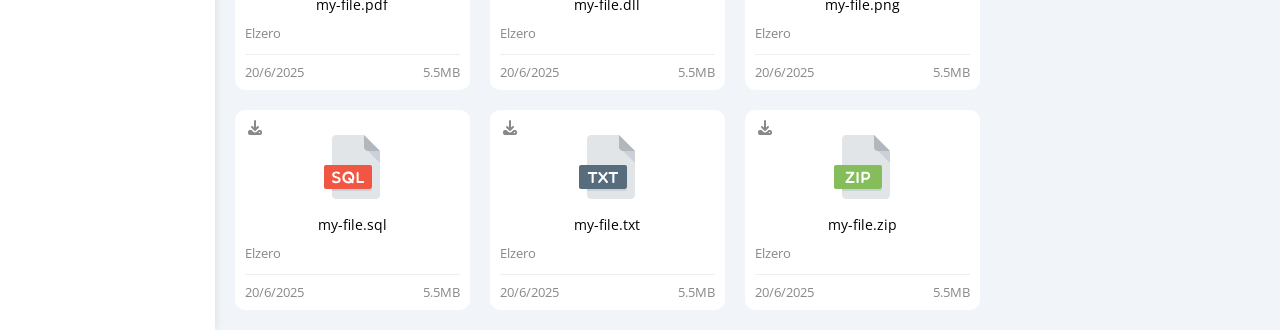
<file: file.html>
<!doctype html>
<html lang="en">
  <head>
    <meta charset="UTF-8" />
    <meta name="viewport" content="width=device-width, initial-scale=1.0" />
    <!-- our framworks file -->
    <link rel="stylesheet" href="css/Framworks.css" />
    <!-- the main css file -->
    <link rel="stylesheet" href="css/master.css" />
    <!-- font awesome file -->
    <link rel="stylesheet" href="css/all.min.css" />
    <!-- render all elements noramlly -->
    <link rel="stylesheet" href="css/normaliz.css" />
    <!-- google fonts -->
    <link rel="preconnect" href="https://fonts.googleapis.com" />
    <link rel="preconnect" href="https://fonts.gstatic.com" crossorigin />
    <link
      href="https://fonts.googleapis.com/css2?family=Open+Sans:ital,wght@0,300..800;1,300..800&display=swap"
      rel="stylesheet"
    />
    <title>Files</title>
  </head>

  <body>
    <div class="page d-flex">
      <div class="sidebar bg-white p-20 po-relative">
        <h3 class="po-relative txt-c mt-0 fw-bold">Ahmed</h3>
        <ul>
          <li>
            <a
              class="d-flex align-center fs-14 c-black rad-6 p-10"
              href="indix.html"
            >
              <i class="fa-regular fa-chart-bar fa-fw"></i>
              <span>Dashbords</span>
            </a>
          </li>
          <li>
            <a
              class="d-flex align-center fs-14 c-black rad-6 p-10"
              href="setting.html"
            >
              <i class="fa-solid fa-gear fa-fw"></i>
              <span>Setting</span>
            </a>
          </li>
          <li>
            <a
              class="d-flex align-center fs-14 c-black rad-6 p-10"
              href="profile.html"
            >
              <i class="fa-regular fa-user fa-fw"></i>
              <span>Profile</span>
            </a>
          </li>
          <li>
            <a
              class="d-flex align-center fs-14 c-black rad-6 p-10"
              href="projects.html"
            >
              <i class="fa-solid fa-diagram-project"></i>
              <span>Projects</span>
            </a>
          </li>
          <li>
            <a
              class="d-flex align-center fs-14 c-black rad-6 p-10"
              href="courses.html"
            >
              <i class="fa-solid fa-graduation-cap"></i>
              <span>Courses</span>
            </a>
          </li>
          <li>
            <a
              class="d-flex align-center fs-14 c-black rad-6 p-10"
              href="friends.html"
            >
              <i class="fa-regular fa-circle-user fa-fw"></i>
              <span>Friends</span>
            </a>
          </li>
          <li>
            <a
              class="active d-flex align-center fs-14 c-black rad-6 p-10"
              href="file.html"
            >
              <i class="fa-regular fa-file fa-fw"></i>
              <span>File</span>
            </a>
          </li>
          <li>
            <a
              class="d-flex align-center fs-14 c-black rad-6 p-10"
              href="plans.html"
            >
              <i class="fa-regular fa-credit-card fa-fw"></i>
              <span>Plans</span>
            </a>
          </li>
        </ul>
      </div>
      <div class="content w-full">
        <!-- start head -->
        <div class="head bg-white p-15 between-flex">
          <div class="search po-relative">
            <input class="p-10" type="search" placeholder="Type A Keyword" />
          </div>
          <div class="icone d-flex align-center">
            <span class="notification po-relative">
              <i class="fa-regular fa-bell fa-lg"></i>
            </span>
            <img src="imgs/avatar.png" alt="" />
          </div>
        </div>
        <!-- end head -->
        <h1 class="po-relative">Files</h1>
        <div class="files-page d-flex m-20 gap-20">
          <div class="files-stats p-20 bg-white rad-10">
            <h2 class="mt-0 mb-15 txt-c-mobile">File Statistics</h2>
            <div class="d-flex align-center border-eee p-10 rad-6 mb-15 fs-13">
              <i
                class="fa-regular fa-file-pdf fa-lg icon blue center-flex c-blue"
              ></i>
              <div class="info">
                <span>PDF Files</span>
                <span class="d-block c-gray mt-5">130 Files</span>
              </div>
              <div class="size c-gray">6.6GB</div>
            </div>
            <div class="d-flex align-center border-eee p-10 rad-6 mb-15 fs-13">
              <i
                class="fa-regular fa-images fa-lg green center-flex c-green icon"
              ></i>
              <div class="info">
                <span>Images</span>
                <span class="d-block c-gray mt-5">115 Files</span>
              </div>
              <div class="size c-gray">3.5GB</div>
            </div>
            <div class="d-flex align-center border-eee p-10 rad-6 mb-15 fs-13">
              <i
                class="fa-regular fa-file-word fa-lg red center-flex c-red icon"
              ></i>
              <div class="info">
                <span>Word Files</span>
                <span class="d-block c-gray mt-5">110 Files</span>
              </div>
              <div class="size c-gray">3.2GB</div>
            </div>
            <div class="d-flex align-center border-eee p-10 rad-6 mb-15 fs-13">
              <i
                class="fa-regular fa-file-csv fa-lg orange center-flex c-orange icon"
              ></i>
              <div class="info">
                <span>CSV Files</span>
                <span class="d-block c-gray mt-5">99 Files</span>
              </div>
              <div class="size c-gray">2.9GB</div>
            </div>
            <a
              class="upload bg-blue c-white fs-13 rad-6 d-block w-fit"
              href="#"
            >
              <i class="fa-solid fa-angles-up mr-10"></i>
              Upload
            </a>
          </div>
          <div class="files-content d-grid gap-20">
            <div class="file bg-white p-10 rad-10">
              <i class="fa-solid fa-download c-gray po-absolute"></i>
              <div class="icon txt-c">
                <img class="mt-15 mb-15" src="imgs/pdf.svg" alt="" />
              </div>
              <div class="txt-c fs-14">my-file.pdf</div>
              <p class="c-gray fs-13">Elzero</p>
              <div class="info between-flex mt-10 pt-10 fs-13 c-gray">
                <span>20/6/2025</span>
                <span>5.5MB</span>
              </div>
            </div>
            <div class="file bg-white p-10 rad-10">
              <i class="fa-solid fa-download c-gray po-absolute"></i>
              <div class="icon txt-c">
                <img class="mt-15 mb-15" src="imgs/eps.svg" alt="" />
              </div>
              <div class="txt-c fs-14">my-file.eps</div>
              <p class="c-gray fs-13">Uploader</p>
              <div class="info between-flex mt-10 pt-10 fs-13 c-gray">
                <span>20/6/2025</span>
                <span>2.7MB</span>
              </div>
            </div>
            <div class="file bg-white p-10 rad-10">
              <i class="fa-solid fa-download c-gray po-absolute"></i>
              <div class="icon txt-c">
                <img class="mt-15 mb-15" src="imgs/avi.svg" alt="" />
              </div>
              <div class="txt-c fs-14">my-file.avi</div>
              <p class="c-gray fs-13">Admin</p>
              <div class="info between-flex mt-10 pt-10 fs-13 c-gray">
                <span>20/6/2025</span>
                <span>12.5MB</span>
              </div>
            </div>
            <div class="file bg-white p-10 rad-10">
              <i class="fa-solid fa-download c-gray po-absolute"></i>
              <div class="icon txt-c">
                <img class="mt-15 mb-15" src="imgs/psd.svg" alt="" />
              </div>
              <div class="txt-c fs-14">my-file.psd</div>
              <p class="c-gray fs-13">Ahmed</p>
              <div class="info between-flex mt-10 pt-10 fs-13 c-gray">
                <span>20/6/2025</span>
                <span>15.1MB</span>
              </div>
            </div>
            <div class="file bg-white p-10 rad-10">
              <i class="fa-solid fa-download c-gray po-absolute"></i>
              <div class="icon txt-c">
                <img class="mt-15 mb-15" src="imgs/dll.svg" alt="" />
              </div>
              <div class="txt-c fs-14">my-file.dll</div>
              <p class="c-gray fs-13">Coder</p>
              <div class="info between-flex mt-10 pt-10 fs-13 c-gray">
                <span>20/6/2025</span>
                <span>2.2MB</span>
              </div>
            </div>
            <div class="file bg-white p-10 rad-10">
              <i class="fa-solid fa-download c-gray po-absolute"></i>
              <div class="icon txt-c">
                <img class="mt-15 mb-15" src="imgs/png.svg" alt="" />
              </div>
              <div class="txt-c fs-14">my-file.png</div>
              <p class="c-gray fs-13">Designer</p>
              <div class="info between-flex mt-10 pt-10 fs-13 c-gray">
                <span>20/6/2025</span>
                <span>1.1MB</span>
              </div>
            </div>
            <div class="file bg-white p-10 rad-10">
              <i class="fa-solid fa-download c-gray po-absolute"></i>
              <div class="icon txt-c">
                <img class="mt-15 mb-15" src="imgs/eps.svg" alt="" />
              </div>
              <div class="txt-c fs-14">my-file.eps</div>
              <p class="c-gray fs-13">Elzero</p>
              <div class="info between-flex mt-10 pt-10 fs-13 c-gray">
                <span>20/6/2025</span>
                <span>3.2MB</span>
              </div>
            </div>
            <div class="file bg-white p-10 rad-10">
              <i class="fa-solid fa-download c-gray po-absolute"></i>
              <div class="icon txt-c">
                <img class="mt-15 mb-15" src="imgs/pdf.svg" alt="" />
              </div>
              <div class="txt-c fs-14">my-file.pdf</div>
              <p class="c-gray fs-13">Ahmed</p>
              <div class="info between-flex mt-10 pt-10 fs-13 c-gray">
                <span>20/6/2025</span>
                <span>4.2MB</span>
              </div>
            </div>
            <div class="file bg-white p-10 rad-10">
              <i class="fa-solid fa-download c-gray po-absolute"></i>
              <div class="icon txt-c">
                <img class="mt-15 mb-15" src="imgs/psd.svg" alt="" />
              </div>
              <div class="txt-c fs-14">my-file.psd</div>
              <p class="c-gray fs-13">Elzero</p>
              <div class="info between-flex mt-10 pt-10 fs-13 c-gray">
                <span>20/6/2025</span>
                <span>3.5MB</span>
              </div>
            </div>
            <div class="file bg-white p-10 rad-10">
              <i class="fa-solid fa-download c-gray po-absolute"></i>
              <div class="icon txt-c">
                <img class="mt-15 mb-15" src="imgs/avi.svg" alt="" />
              </div>
              <div class="txt-c fs-14">my-file.avi</div>
              <p class="c-gray fs-13">Elzero</p>
              <div class="info between-flex mt-10 pt-10 fs-13 c-gray">
                <span>20/6/2025</span>
                <span>5.5MB</span>
              </div>
            </div>
            <div class="file bg-white p-10 rad-10">
              <i class="fa-solid fa-download c-gray po-absolute"></i>
              <div class="icon txt-c">
                <img class="mt-15 mb-15" src="imgs/dll.svg" alt="" />
              </div>
              <div class="txt-c fs-14">my-file.dll</div>
              <p class="c-gray fs-13">Elzero</p>
              <div class="info between-flex mt-10 pt-10 fs-13 c-gray">
                <span>20/6/2025</span>
                <span>5.5MB</span>
              </div>
            </div>
            <div class="file bg-white p-10 rad-10">
              <i class="fa-solid fa-download c-gray po-absolute"></i>
              <div class="icon txt-c">
                <img class="mt-15 mb-15" src="imgs/png.svg" alt="" />
              </div>
              <div class="txt-c fs-14">my-file.png</div>
              <p class="c-gray fs-13">Elzero</p>
              <div class="info between-flex mt-10 pt-10 fs-13 c-gray">
                <span>20/6/2025</span>
                <span>5.5MB</span>
              </div>
            </div>
            <div class="file bg-white p-10 rad-10">
              <i class="fa-solid fa-download c-gray po-absolute"></i>
              <div class="icon txt-c">
                <img class="mt-15 mb-15" src="imgs/zip.svg" alt="" />
              </div>
              <div class="txt-c fs-14">my-file.zip</div>
              <p class="c-gray fs-13">Elzero</p>
              <div class="info between-flex mt-10 pt-10 fs-13 c-gray">
                <span>20/6/2025</span>
                <span>5.5MB</span>
              </div>
            </div>
            <div class="file bg-white p-10 rad-10">
              <i class="fa-solid fa-download c-gray po-absolute"></i>
              <div class="icon txt-c">
                <img class="mt-15 mb-15" src="imgs/txt.svg" alt="" />
              </div>
              <div class="txt-c fs-14">my-file.txt</div>
              <p class="c-gray fs-13">Elzero</p>
              <div class="info between-flex mt-10 pt-10 fs-13 c-gray">
                <span>20/6/2025</span>
                <span>5.5MB</span>
              </div>
            </div>
            <div class="file bg-white p-10 rad-10">
              <i class="fa-solid fa-download c-gray po-absolute"></i>
              <div class="icon txt-c">
                <img class="mt-15 mb-15" src="imgs/pdf.svg" alt="" />
              </div>
              <div class="txt-c fs-14">my-file.pdf</div>
              <p class="c-gray fs-13">Elzero</p>
              <div class="info between-flex mt-10 pt-10 fs-13 c-gray">
                <span>20/6/2025</span>
                <span>5.5MB</span>
              </div>
            </div>
            <div class="file bg-white p-10 rad-10">
              <i class="fa-solid fa-download c-gray po-absolute"></i>
              <div class="icon txt-c">
                <img class="mt-15 mb-15" src="imgs/avi.svg" alt="" />
              </div>
              <div class="txt-c fs-14">my-file.avi</div>
              <p class="c-gray fs-13">Elzero</p>
              <div class="info between-flex mt-10 pt-10 fs-13 c-gray">
                <span>20/6/2025</span>
                <span>5.5MB</span>
              </div>
            </div>
            <div class="file bg-white p-10 rad-10">
              <i class="fa-solid fa-download c-gray po-absolute"></i>
              <div class="icon txt-c">
                <img class="mt-15 mb-15" src="imgs/zip.svg" alt="" />
              </div>
              <div class="txt-c fs-14">my-file.zip</div>
              <p class="c-gray fs-13">Elzero</p>
              <div class="info between-flex mt-10 pt-10 fs-13 c-gray">
                <span>20/6/2025</span>
                <span>5.5MB</span>
              </div>
            </div>
            <div class="file bg-white p-10 rad-10">
              <i class="fa-solid fa-download c-gray po-absolute"></i>
              <div class="icon txt-c">
                <img class="mt-15 mb-15" src="imgs/eps.svg" alt="" />
              </div>
              <div class="txt-c fs-14">my-file.eps</div>
              <p class="c-gray fs-13">Elzero</p>
              <div class="info between-flex mt-10 pt-10 fs-13 c-gray">
                <span>20/6/2025</span>
                <span>5.5MB</span>
              </div>
            </div>
            <div class="file bg-white p-10 rad-10">
              <i class="fa-solid fa-download c-gray po-absolute"></i>
              <div class="icon txt-c">
                <img class="mt-15 mb-15" src="imgs/pdf.svg" alt="" />
              </div>
              <div class="txt-c fs-14">my-file.pdf</div>
              <p class="c-gray fs-13">Elzero</p>
              <div class="info between-flex mt-10 pt-10 fs-13 c-gray">
                <span>20/6/2025</span>
                <span>5.5MB</span>
              </div>
            </div>
            <div class="file bg-white p-10 rad-10">
              <i class="fa-solid fa-download c-gray po-absolute"></i>
              <div class="icon txt-c">
                <img class="mt-15 mb-15" src="imgs/dll.svg" alt="" />
              </div>
              <div class="txt-c fs-14">my-file.dll</div>
              <p class="c-gray fs-13">Elzero</p>
              <div class="info between-flex mt-10 pt-10 fs-13 c-gray">
                <span>20/6/2025</span>
                <span>5.5MB</span>
              </div>
            </div>
            <div class="file bg-white p-10 rad-10">
              <i class="fa-solid fa-download c-gray po-absolute"></i>
              <div class="icon txt-c">
                <img class="mt-15 mb-15" src="imgs/png.svg" alt="" />
              </div>
              <div class="txt-c fs-14">my-file.png</div>
              <p class="c-gray fs-13">Elzero</p>
              <div class="info between-flex mt-10 pt-10 fs-13 c-gray">
                <span>20/6/2025</span>
                <span>5.5MB</span>
              </div>
            </div>
            <div class="file bg-white p-10 rad-10">
              <i class="fa-solid fa-download c-gray po-absolute"></i>
              <div class="icon txt-c">
                <img class="mt-15 mb-15" src="imgs/sql.svg" alt="" />
              </div>
              <div class="txt-c fs-14">my-file.sql</div>
              <p class="c-gray fs-13">Elzero</p>
              <div class="info between-flex mt-10 pt-10 fs-13 c-gray">
                <span>20/6/2025</span>
                <span>5.5MB</span>
              </div>
            </div>
            <div class="file bg-white p-10 rad-10">
              <i class="fa-solid fa-download c-gray po-absolute"></i>
              <div class="icon txt-c">
                <img class="mt-15 mb-15" src="imgs/txt.svg" alt="" />
              </div>
              <div class="txt-c fs-14">my-file.txt</div>
              <p class="c-gray fs-13">Elzero</p>
              <div class="info between-flex mt-10 pt-10 fs-13 c-gray">
                <span>20/6/2025</span>
                <span>5.5MB</span>
              </div>
            </div>
            <div class="file bg-white p-10 rad-10">
              <i class="fa-solid fa-download c-gray po-absolute"></i>
              <div class="icon txt-c">
                <img class="mt-15 mb-15" src="imgs/zip.svg" alt="" />
              </div>
              <div class="txt-c fs-14">my-file.zip</div>
              <p class="c-gray fs-13">Elzero</p>
              <div class="info between-flex mt-10 pt-10 fs-13 c-gray">
                <span>20/6/2025</span>
                <span>5.5MB</span>
              </div>
            </div>
          </div>
        </div>
      </div>
    </div>
  </body>
</html>
</file>
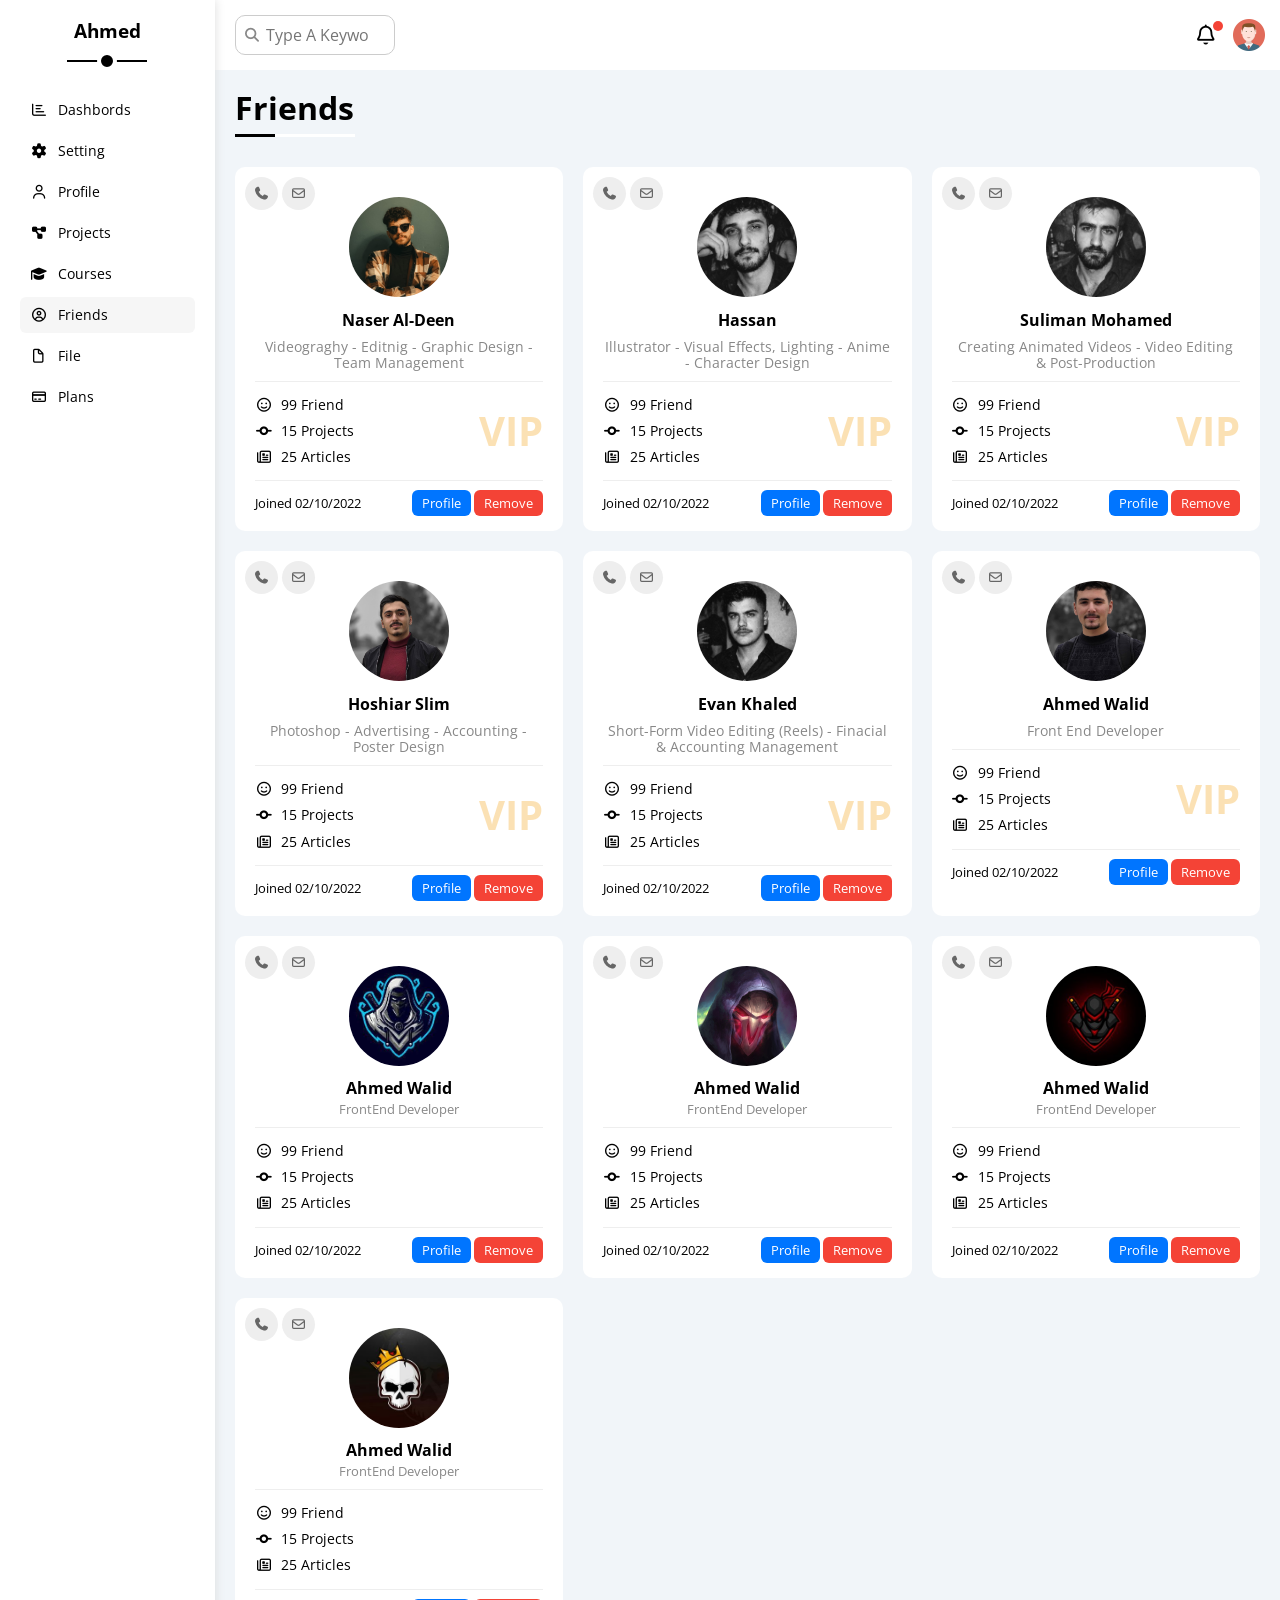
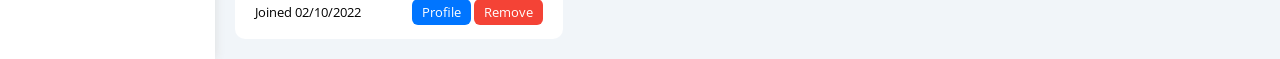
<file: friends.html>
<!doctype html>
<html lang="en">
  <head>
    <meta charset="UTF-8" />
    <meta name="viewport" content="width=device-width, initial-scale=1.0" />
    <!-- our framworks file -->
    <link rel="stylesheet" href="css/Framworks.css" />
    <!-- the main css file -->
    <link rel="stylesheet" href="css/master.css" />
    <!-- font awesome file -->
    <link rel="stylesheet" href="css/all.min.css" />
    <!-- render all elements noramlly -->
    <link rel="stylesheet" href="css/normaliz.css" />
    <!-- google fonts -->
    <link rel="preconnect" href="https://fonts.googleapis.com" />
    <link rel="preconnect" href="https://fonts.gstatic.com" crossorigin />
    <link
      href="https://fonts.googleapis.com/css2?family=Open+Sans:ital,wght@0,300..800;1,300..800&display=swap"
      rel="stylesheet"
    />
    <title>Friends</title>
  </head>

  <body>
    <div class="page d-flex">
      <div class="sidebar bg-white p-20 po-relative">
        <h3 class="po-relative txt-c mt-0 fw-bold">Ahmed</h3>
        <ul>
          <li>
            <a
              class="d-flex align-center fs-14 c-black rad-6 p-10"
              href="indix.html"
            >
              <i class="fa-regular fa-chart-bar fa-fw"></i>
              <span>Dashbords</span>
            </a>
          </li>
          <li>
            <a
              class="d-flex align-center fs-14 c-black rad-6 p-10"
              href="setting.html"
            >
              <i class="fa-solid fa-gear fa-fw"></i>
              <span>Setting</span>
            </a>
          </li>
          <li>
            <a
              class="d-flex align-center fs-14 c-black rad-6 p-10"
              href="profile.html"
            >
              <i class="fa-regular fa-user fa-fw"></i>
              <span>Profile</span>
            </a>
          </li>
          <li>
            <a
              class="d-flex align-center fs-14 c-black rad-6 p-10"
              href="projects.html"
            >
              <i class="fa-solid fa-diagram-project"></i>
              <span>Projects</span>
            </a>
          </li>
          <li>
            <a
              class="d-flex align-center fs-14 c-black rad-6 p-10"
              href="courses.html"
            >
              <i class="fa-solid fa-graduation-cap"></i>
              <span>Courses</span>
            </a>
          </li>
          <li>
            <a
              class="active d-flex align-center fs-14 c-black rad-6 p-10"
              href="friends.html"
            >
              <i class="fa-regular fa-circle-user fa-fw"></i>
              <span>Friends</span>
            </a>
          </li>
          <li>
            <a
              class="d-flex align-center fs-14 c-black rad-6 p-10"
              href="file.html"
            >
              <i class="fa-regular fa-file fa-fw"></i>
              <span>File</span>
            </a>
          </li>
          <li>
            <a
              class="d-flex align-center fs-14 c-black rad-6 p-10"
              href="plans.html"
            >
              <i class="fa-regular fa-credit-card fa-fw"></i>
              <span>Plans</span>
            </a>
          </li>
        </ul>
      </div>
      <div class="content w-full">
        <!-- start head -->
        <div class="head bg-white p-15 between-flex">
          <div class="search po-relative">
            <input class="p-10" type="search" placeholder="Type A Keyword" />
          </div>
          <div class="icone d-flex align-center">
            <span class="notification po-relative">
              <i class="fa-regular fa-bell fa-lg"></i>
            </span>
            <img src="imgs/avatar.png" alt="" />
          </div>
        </div>
        <!-- end head -->
        <h1 class="po-relative">Friends</h1>
        <div class="friends-page d-grid gap-20 m-20">
          <div class="box po-relative p-20 bg-white rad-10">
            <div class="contact">
              <i class="fa-solid fa-phone"></i>
              <i class="fa-regular fa-envelope"></i>
            </div>
            <div class="Personal txt-c">
              <img
                class="rad-50 mt-10 mb-10 h-100 aspect-ratio object-fit transition"
                src="imgs/Naser.jpg"
                alt=""
              />
              <h4 class="m-0">Naser Al-Deen</h4>
              <p class="c-gray fs-14 mt-10 mb-10">
                Videograghy - Editnig - Graphic Design - Team Management
              </p>
            </div>
            <div class="icons fs-14 po-relative">
              <div class="mb-10">
                <i class="fa-regular fa-face-smile"></i>
                <span>99 Friend</span>
              </div>
              <div class="mb-10">
                <i class="fa-solid fa-code-commit"></i>
                <span>15 Projects</span>
              </div>
              <div>
                <i class="fa-regular fa-newspaper fa-fw"></i>
                <span>25 Articles</span>
              </div>
              <span class="vip fw-bold c-orange">VIP</span>
            </div>
            <div class="info between-flex fs-13">
              <span>Joined 02/10/2022</span>
              <div>
                <a class="bg-blue c-white btn-shape" href="profile.html"
                  >Profile</a
                >
                <a class="bg-red c-white btn-shape" href="#">Remove</a>
              </div>
            </div>
          </div>
          <div class="box po-relative p-20 bg-white rad-10">
            <div class="contact">
              <i class="fa-solid fa-phone"></i>
              <i class="fa-regular fa-envelope"></i>
            </div>
            <div class="Personal txt-c">
              <img
                class="rad-50 mt-10 mb-10 h-100 aspect-ratio object-fit transition"
                src="imgs/Hassan.jpg"
                alt=""
              />
              <h4 class="m-0">Hassan</h4>
              <p class="c-gray fs-14 mt-10 mb-10">
                Illustrator - Visual Effects, Lighting - Anime - Character
                Design
              </p>
            </div>
            <div class="icons fs-14 po-relative">
              <div class="mb-10">
                <i class="fa-regular fa-face-smile"></i>
                <span>99 Friend</span>
              </div>
              <div class="mb-10">
                <i class="fa-solid fa-code-commit"></i>
                <span>15 Projects</span>
              </div>
              <div>
                <i class="fa-regular fa-newspaper fa-fw"></i>
                <span>25 Articles</span>
              </div>
              <span class="vip fw-bold c-orange">VIP</span>
            </div>
            <div class="info between-flex fs-13">
              <span>Joined 02/10/2022</span>
              <div>
                <a class="bg-blue c-white btn-shape" href="profile.html"
                  >Profile</a
                >
                <a class="bg-red c-white btn-shape" href="#">Remove</a>
              </div>
            </div>
          </div>
          <div class="box po-relative p-20 bg-white rad-10">
            <div class="contact">
              <i class="fa-solid fa-phone"></i>
              <i class="fa-regular fa-envelope"></i>
            </div>
            <div class="Personal txt-c">
              <img
                class="rad-50 mt-10 mb-10 h-100 aspect-ratio object-fit transition"
                src="imgs/Suliman.jpg"
                alt=""
              />
              <h4 class="m-0">Suliman Mohamed</h4>
              <p class="c-gray fs-14 mt-10 mb-10">
                Creating Animated Videos - Video Editing & Post-Production
              </p>
            </div>
            <div class="icons fs-14 po-relative">
              <div class="mb-10">
                <i class="fa-regular fa-face-smile"></i>
                <span>99 Friend</span>
              </div>
              <div class="mb-10">
                <i class="fa-solid fa-code-commit"></i>
                <span>15 Projects</span>
              </div>
              <div>
                <i class="fa-regular fa-newspaper fa-fw"></i>
                <span>25 Articles</span>
              </div>
              <span class="vip fw-bold c-orange">VIP</span>
            </div>
            <div class="info between-flex fs-13">
              <span>Joined 02/10/2022</span>
              <div>
                <a class="bg-blue c-white btn-shape" href="profile.html"
                  >Profile</a
                >
                <a class="bg-red c-white btn-shape" href="#">Remove</a>
              </div>
            </div>
          </div>
          <div class="box po-relative p-20 bg-white rad-10">
            <div class="contact">
              <i class="fa-solid fa-phone"></i>
              <i class="fa-regular fa-envelope"></i>
            </div>
            <div class="Personal txt-c">
              <img
                class="rad-50 mt-10 mb-10 h-100 aspect-ratio object-fit transition"
                src="imgs/Hoshiar.jpg"
                alt=""
              />
              <h4 class="m-0">Hoshiar Slim</h4>
              <p class="c-gray fs-14 mt-10 mb-10">
                Photoshop - Advertising - Accounting - Poster Design
              </p>
            </div>
            <div class="icons fs-14 po-relative">
              <div class="mb-10">
                <i class="fa-regular fa-face-smile"></i>
                <span>99 Friend</span>
              </div>
              <div class="mb-10">
                <i class="fa-solid fa-code-commit"></i>
                <span>15 Projects</span>
              </div>
              <div>
                <i class="fa-regular fa-newspaper fa-fw"></i>
                <span>25 Articles</span>
              </div>
              <span class="vip fw-bold c-orange">VIP</span>
            </div>
            <div class="info between-flex fs-13">
              <span>Joined 02/10/2022</span>
              <div>
                <a class="bg-blue c-white btn-shape" href="profile.html"
                  >Profile</a
                >
                <a class="bg-red c-white btn-shape" href="#">Remove</a>
              </div>
            </div>
          </div>
          <div class="box po-relative p-20 bg-white rad-10">
            <div class="contact">
              <i class="fa-solid fa-phone"></i>
              <i class="fa-regular fa-envelope"></i>
            </div>
            <div class="Personal txt-c">
              <img
                class="rad-50 mt-10 mb-10 h-100 aspect-ratio object-fit transition"
                src="imgs/Evan.jpg"
                alt=""
              />
              <h4 class="m-0">Evan Khaled</h4>
              <p class="c-gray fs-14 mt-10 mb-10">
                Short-Form Video Editing (Reels) - Finacial & Accounting
                Management
              </p>
            </div>
            <div class="icons fs-14 po-relative">
              <div class="mb-10">
                <i class="fa-regular fa-face-smile"></i>
                <span>99 Friend</span>
              </div>
              <div class="mb-10">
                <i class="fa-solid fa-code-commit"></i>
                <span>15 Projects</span>
              </div>
              <div>
                <i class="fa-regular fa-newspaper fa-fw"></i>
                <span>25 Articles</span>
              </div>
              <span class="vip fw-bold c-orange">VIP</span>
            </div>
            <div class="info between-flex fs-13">
              <span>Joined 02/10/2022</span>
              <div>
                <a class="bg-blue c-white btn-shape" href="profile.html"
                  >Profile</a
                >
                <a class="bg-red c-white btn-shape" href="#">Remove</a>
              </div>
            </div>
          </div>
          <div class="box po-relative p-20 bg-white rad-10">
            <div class="contact">
              <i class="fa-solid fa-phone"></i>
              <i class="fa-regular fa-envelope"></i>
            </div>
            <div class="Personal txt-c">
              <img
                class="rad-50 mt-10 mb-10 h-100 aspect-ratio object-fit transition"
                src="imgs/Ahmed.jpg"
                alt=""
              />
              <h4 class="m-0">Ahmed Walid</h4>
              <p class="c-gray fs-14 mt-10 mb-10">Front End Developer</p>
            </div>
            <div class="icons fs-14 po-relative">
              <div class="mb-10">
                <i class="fa-regular fa-face-smile"></i>
                <span>99 Friend</span>
              </div>
              <div class="mb-10">
                <i class="fa-solid fa-code-commit"></i>
                <span>15 Projects</span>
              </div>
              <div>
                <i class="fa-regular fa-newspaper fa-fw"></i>
                <span>25 Articles</span>
              </div>
              <span class="vip fw-bold c-orange">VIP</span>
            </div>
            <div class="info between-flex fs-13">
              <span>Joined 02/10/2022</span>
              <div>
                <a class="bg-blue c-white btn-shape" href="profile.html"
                  >Profile</a
                >
                <a class="bg-red c-white btn-shape" href="#">Remove</a>
              </div>
            </div>
          </div>
          <div class="box po-relative p-20 bg-white rad-10">
            <div class="contact">
              <i class="fa-solid fa-phone"></i>
              <i class="fa-regular fa-envelope"></i>
            </div>
            <div class="Personal txt-c">
              <img
                class="rad-50 mt-10 mb-10 w-100 h-100 transition"
                src="imgs/friend-02.jpg"
                alt=""
              />
              <h4 class="m-0">Ahmed Walid</h4>
              <p class="c-gray fs-13 mt-5 mb-0">FrontEnd Developer</p>
            </div>
            <div class="icons fs-14 po-relative">
              <div class="mb-10">
                <i class="fa-regular fa-face-smile"></i>
                <span>99 Friend</span>
              </div>
              <div class="mb-10">
                <i class="fa-solid fa-code-commit"></i>
                <span>15 Projects</span>
              </div>
              <div>
                <i class="fa-regular fa-newspaper fa-fw"></i>
                <span>25 Articles</span>
              </div>
            </div>
            <div class="info between-flex fs-13">
              <span>Joined 02/10/2022</span>
              <div>
                <a class="bg-blue c-white btn-shape" href="profile.html"
                  >Profile</a
                >
                <a class="bg-red c-white btn-shape" href="#">Remove</a>
              </div>
            </div>
          </div>
          <div class="box po-relative p-20 bg-white rad-10">
            <div class="contact">
              <i class="fa-solid fa-phone"></i>
              <i class="fa-regular fa-envelope"></i>
            </div>
            <div class="Personal txt-c">
              <img
                class="rad-50 mt-10 mb-10 w-100 h-100 transition"
                src="imgs/friend-03.jpg"
                alt=""
              />
              <h4 class="m-0">Ahmed Walid</h4>
              <p class="c-gray fs-13 mt-5 mb-0">FrontEnd Developer</p>
            </div>
            <div class="icons fs-14 po-relative">
              <div class="mb-10">
                <i class="fa-regular fa-face-smile"></i>
                <span>99 Friend</span>
              </div>
              <div class="mb-10">
                <i class="fa-solid fa-code-commit"></i>
                <span>15 Projects</span>
              </div>
              <div>
                <i class="fa-regular fa-newspaper fa-fw"></i>
                <span>25 Articles</span>
              </div>
            </div>
            <div class="info between-flex fs-13">
              <span>Joined 02/10/2022</span>
              <div>
                <a class="bg-blue c-white btn-shape" href="profile.html"
                  >Profile</a
                >
                <a class="bg-red c-white btn-shape" href="#">Remove</a>
              </div>
            </div>
          </div>
          <div class="box po-relative p-20 bg-white rad-10">
            <div class="contact">
              <i class="fa-solid fa-phone"></i>
              <i class="fa-regular fa-envelope"></i>
            </div>
            <div class="Personal txt-c">
              <img
                class="rad-50 mt-10 mb-10 w-100 h-100 transition"
                src="imgs/friend-04.jpg"
                alt=""
              />
              <h4 class="m-0">Ahmed Walid</h4>
              <p class="c-gray fs-13 mt-5 mb-0">FrontEnd Developer</p>
            </div>
            <div class="icons fs-14 po-relative">
              <div class="mb-10">
                <i class="fa-regular fa-face-smile"></i>
                <span>99 Friend</span>
              </div>
              <div class="mb-10">
                <i class="fa-solid fa-code-commit"></i>
                <span>15 Projects</span>
              </div>
              <div>
                <i class="fa-regular fa-newspaper fa-fw"></i>
                <span>25 Articles</span>
              </div>
            </div>
            <div class="info between-flex fs-13">
              <span>Joined 02/10/2022</span>
              <div>
                <a class="bg-blue c-white btn-shape" href="profile.html"
                  >Profile</a
                >
                <a class="bg-red c-white btn-shape" href="#">Remove</a>
              </div>
            </div>
          </div>
          <div class="box po-relative p-20 bg-white rad-10">
            <div class="contact">
              <i class="fa-solid fa-phone"></i>
              <i class="fa-regular fa-envelope"></i>
            </div>
            <div class="Personal txt-c">
              <img
                class="rad-50 mt-10 mb-10 w-100 h-100 transition"
                src="imgs/friend-05.jpg"
                alt=""
              />
              <h4 class="m-0">Ahmed Walid</h4>
              <p class="c-gray fs-13 mt-5 mb-0">FrontEnd Developer</p>
            </div>
            <div class="icons fs-14 po-relative">
              <div class="mb-10">
                <i class="fa-regular fa-face-smile"></i>
                <span>99 Friend</span>
              </div>
              <div class="mb-10">
                <i class="fa-solid fa-code-commit"></i>
                <span>15 Projects</span>
              </div>
              <div>
                <i class="fa-regular fa-newspaper fa-fw"></i>
                <span>25 Articles</span>
              </div>
            </div>
            <div class="info between-flex fs-13">
              <span>Joined 02/10/2022</span>
              <div>
                <a class="bg-blue c-white btn-shape" href="profile.html"
                  >Profile</a
                >
                <a class="bg-red c-white btn-shape" href="#">Remove</a>
              </div>
            </div>
          </div>
        </div>
      </div>
    </div>
  </body>
</html>
</file>
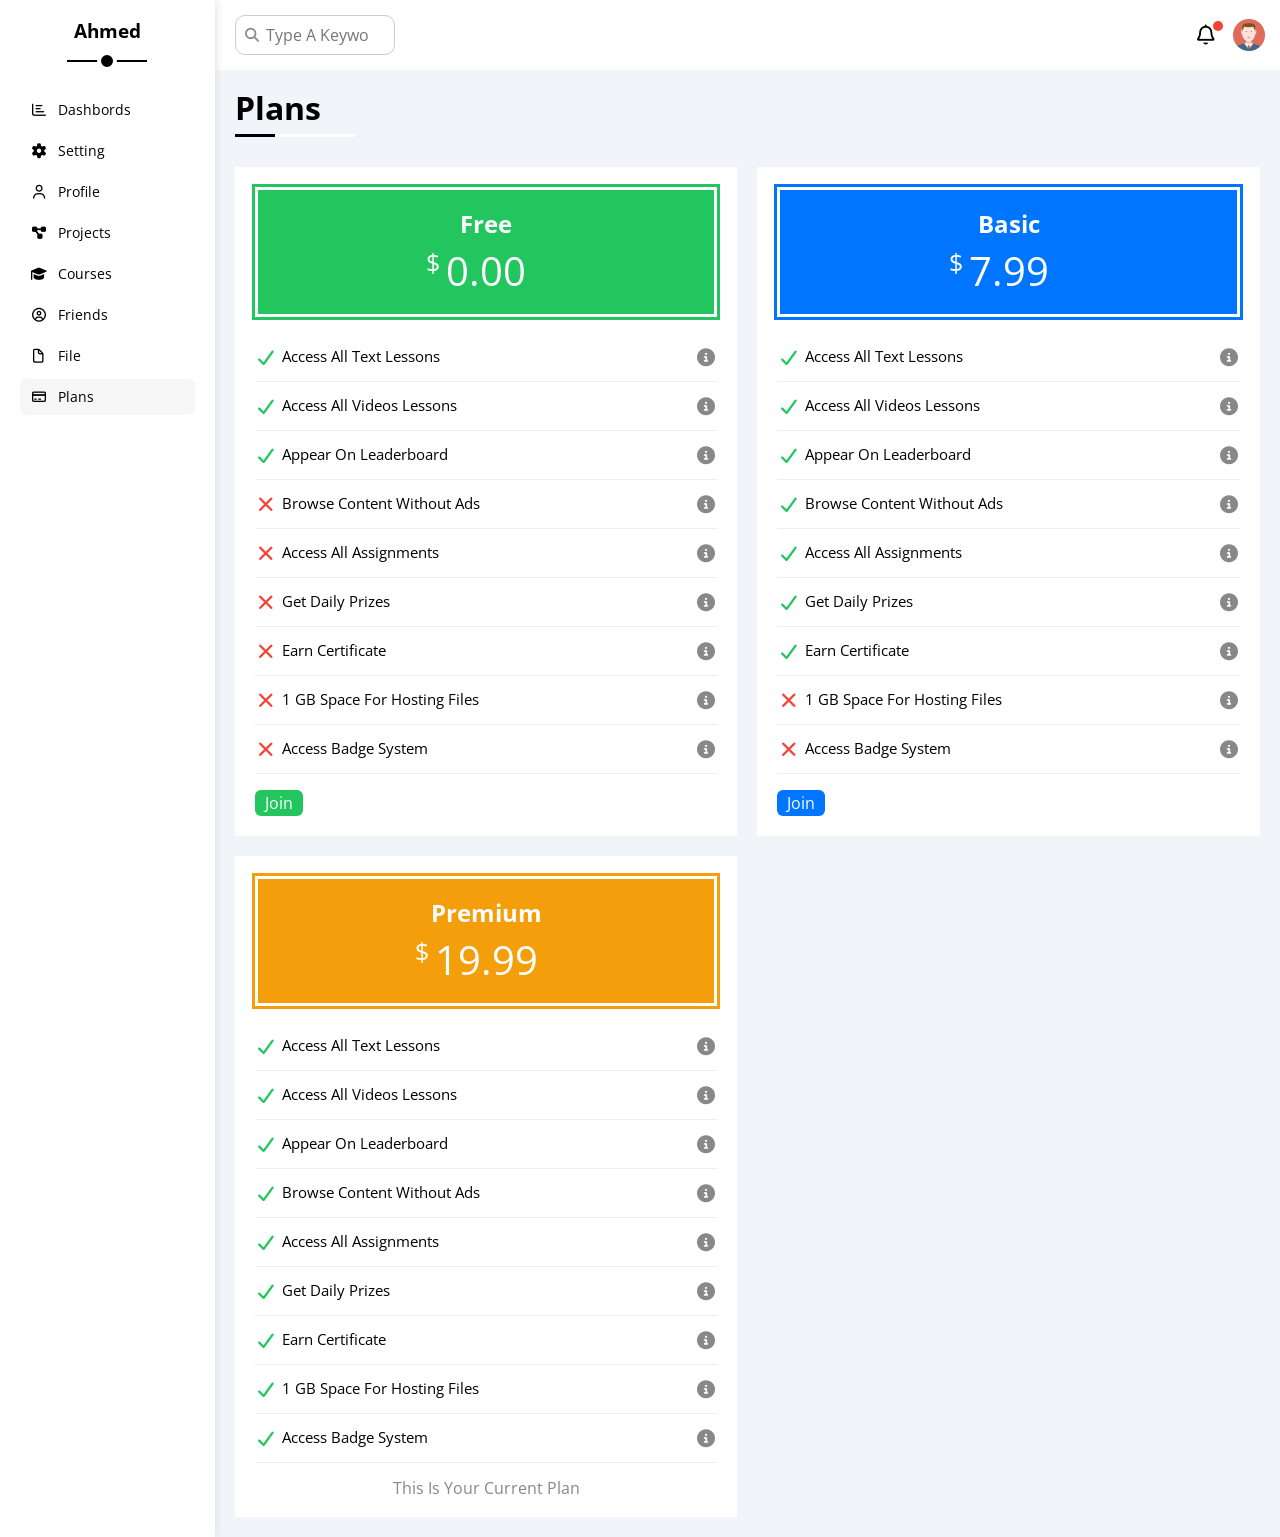
<file: plans.html>
<!doctype html>
<html lang="en">
  <head>
    <meta charset="UTF-8" />
    <meta name="viewport" content="width=device-width, initial-scale=1.0" />
    <!-- our framworks file -->
    <link rel="stylesheet" href="css/Framworks.css" />
    <!-- the main css file -->
    <link rel="stylesheet" href="css/master.css" />
    <!-- font awesome file -->
    <link rel="stylesheet" href="css/all.min.css" />
    <!-- render all elements noramlly -->
    <link rel="stylesheet" href="css/normaliz.css" />
    <!-- google fonts -->
    <link rel="preconnect" href="https://fonts.googleapis.com" />
    <link rel="preconnect" href="https://fonts.gstatic.com" crossorigin />
    <link
      href="https://fonts.googleapis.com/css2?family=Open+Sans:ital,wght@0,300..800;1,300..800&display=swap"
      rel="stylesheet"
    />
    <title>Plans</title>
  </head>

  <body>
    <div class="page d-flex">
      <div class="sidebar bg-white p-20 po-relative">
        <h3 class="po-relative txt-c mt-0 fw-bold">Ahmed</h3>
        <ul>
          <li>
            <a
              class="d-flex align-center fs-14 c-black rad-6 p-10"
              href="indix.html"
            >
              <i class="fa-regular fa-chart-bar fa-fw"></i>
              <span>Dashbords</span>
            </a>
          </li>
          <li>
            <a
              class="d-flex align-center fs-14 c-black rad-6 p-10"
              href="setting.html"
            >
              <i class="fa-solid fa-gear fa-fw"></i>
              <span>Setting</span>
            </a>
          </li>
          <li>
            <a
              class="d-flex align-center fs-14 c-black rad-6 p-10"
              href="profile.html"
            >
              <i class="fa-regular fa-user fa-fw"></i>
              <span>Profile</span>
            </a>
          </li>
          <li>
            <a
              class="d-flex align-center fs-14 c-black rad-6 p-10"
              href="projects.html"
            >
              <i class="fa-solid fa-diagram-project"></i>
              <span>Projects</span>
            </a>
          </li>
          <li>
            <a
              class="d-flex align-center fs-14 c-black rad-6 p-10"
              href="courses.html"
            >
              <i class="fa-solid fa-graduation-cap"></i>
              <span>Courses</span>
            </a>
          </li>
          <li>
            <a
              class="d-flex align-center fs-14 c-black rad-6 p-10"
              href="friends.html"
            >
              <i class="fa-regular fa-circle-user fa-fw"></i>
              <span>Friends</span>
            </a>
          </li>
          <li>
            <a
              class="d-flex align-center fs-14 c-black rad-6 p-10"
              href="file.html"
            >
              <i class="fa-regular fa-file fa-fw"></i>
              <span>File</span>
            </a>
          </li>
          <li>
            <a
              class="active d-flex align-center fs-14 c-black rad-6 p-10"
              href="plans.html"
            >
              <i class="fa-regular fa-credit-card fa-fw"></i>
              <span>Plans</span>
            </a>
          </li>
        </ul>
      </div>
      <div class="content w-full">
        <!-- start head -->
        <div class="head bg-white p-15 between-flex">
          <div class="search po-relative">
            <input class="p-10" type="search" placeholder="Type A Keyword" />
          </div>
          <div class="icone d-flex align-center">
            <span class="notification po-relative">
              <i class="fa-regular fa-bell fa-lg"></i>
            </span>
            <img src="imgs/avatar.png" alt="" />
          </div>
        </div>
        <!-- end head -->
        <h1 class="po-relative">Plans</h1>
        <div class="plans-page d-grid gap-20 m-20">
          <div class="box p-20 bg-white">
            <div class="info txt-c p-20 bg-green green">
              <h2 class="c-white m-0 mb-10">Free</h2>
              <div class="price c-white">
                <span>$</span>
                0.00
              </div>
            </div>
            <ul>
              <li>
                <i class="fa-solid fa-check fa-fw yes c-green"></i>
                <span>Access All Text Lessons</span>
                <i class="fa-solid fa-circle-info help c-gray"></i>
              </li>
              <li>
                <i class="fa-solid fa-check fa-fw yes c-green"></i>
                <span>Access All Videos Lessons</span>
                <i class="fa-solid fa-circle-info help c-gray"></i>
              </li>
              <li>
                <i class="fa-solid fa-check fa-fw yes c-green"></i>
                <span>Appear On Leaderboard</span>
                <i class="fa-solid fa-circle-info help c-gray"></i>
              </li>
              <li>
                <i class="fa-solid fa-xmark fa-fw c-red"></i>
                <span>Browse Content Without Ads</span>
                <i class="fa-solid fa-circle-info help c-gray"></i>
              </li>
              <li>
                <i class="fa-solid fa-xmark fa-fw c-red"></i>
                <span>Access All Assignments</span>
                <i class="fa-solid fa-circle-info help c-gray"></i>
              </li>
              <li>
                <i class="fa-solid fa-xmark fa-fw c-red"></i>
                <span> Get Daily Prizes</span>
                <i class="fa-solid fa-circle-info help c-gray"></i>
              </li>
              <li>
                <i class="fa-solid fa-xmark fa-fw c-red"></i>
                <span> Earn Certificate</span>
                <i class="fa-solid fa-circle-info help c-gray"></i>
              </li>
              <li>
                <i class="fa-solid fa-xmark fa-fw c-red"></i>
                <span> 1 GB Space For Hosting Files</span>
                <i class="fa-solid fa-circle-info help c-gray"></i>
              </li>
              <li>
                <i class="fa-solid fa-xmark fa-fw c-red"></i>
                <span> Access Badge System</span>
                <i class="fa-solid fa-circle-info help c-gray"></i>
              </li>
            </ul>
            <a href="#" class="btn-shape bg-green c-white d-block w-fit"
              >Join</a
            >
          </div>
          <div class="box p-20 bg-white">
            <div class="info txt-c p-20 bg-blue blue">
              <h2 class="c-white m-0 mb-10">Basic</h2>
              <div class="price c-white">
                <span>$</span>
                7.99
              </div>
            </div>
            <ul>
              <li>
                <i class="fa-solid fa-check fa-fw yes c-green"></i>
                <span>Access All Text Lessons</span>
                <i class="fa-solid fa-circle-info help c-gray"></i>
              </li>
              <li>
                <i class="fa-solid fa-check fa-fw yes c-green"></i>
                <span>Access All Videos Lessons</span>
                <i class="fa-solid fa-circle-info help c-gray"></i>
              </li>
              <li>
                <i class="fa-solid fa-check fa-fw yes c-green"></i>
                <span>Appear On Leaderboard</span>
                <i class="fa-solid fa-circle-info help c-gray"></i>
              </li>
              <li>
                <i class="fa-solid fa-check fa-fw yes c-green"></i>
                <span>Browse Content Without Ads</span>
                <i class="fa-solid fa-circle-info help c-gray"></i>
              </li>
              <li>
                <i class="fa-solid fa-check fa-fw yes c-green"></i>
                <span>Access All Assignments</span>
                <i class="fa-solid fa-circle-info help c-gray"></i>
              </li>
              <li>
                <i class="fa-solid fa-check fa-fw yes c-green"></i>
                <span> Get Daily Prizes</span>
                <i class="fa-solid fa-circle-info help c-gray"></i>
              </li>
              <li>
                <i class="fa-solid fa-check fa-fw yes c-green"></i>
                <span> Earn Certificate</span>
                <i class="fa-solid fa-circle-info help c-gray"></i>
              </li>
              <li>
                <i class="fa-solid fa-xmark fa-fw c-red"></i>
                <span> 1 GB Space For Hosting Files</span>
                <i class="fa-solid fa-circle-info help c-gray"></i>
              </li>
              <li>
                <i class="fa-solid fa-xmark fa-fw c-red"></i>
                <span> Access Badge System</span>
                <i class="fa-solid fa-circle-info help c-gray"></i>
              </li>
            </ul>
            <a href="#" class="btn-shape bg-blue c-white d-block w-fit">Join</a>
          </div>
          <div class="box p-20 bg-white">
            <div class="info txt-c p-20 bg-orange orange">
              <h2 class="c-white m-0 mb-10">Premium</h2>
              <div class="price c-white">
                <span>$</span>
                19.99
              </div>
            </div>
            <ul>
              <li>
                <i class="fa-solid fa-check fa-fw yes c-green"></i>
                <span>Access All Text Lessons</span>
                <i class="fa-solid fa-circle-info help c-gray"></i>
              </li>
              <li>
                <i class="fa-solid fa-check fa-fw yes c-green"></i>
                <span>Access All Videos Lessons</span>
                <i class="fa-solid fa-circle-info help c-gray"></i>
              </li>
              <li>
                <i class="fa-solid fa-check fa-fw yes c-green"></i>
                <span>Appear On Leaderboard</span>
                <i class="fa-solid fa-circle-info help c-gray"></i>
              </li>
              <li>
                <i class="fa-solid fa-check fa-fw yes c-green"></i>
                <span>Browse Content Without Ads</span>
                <i class="fa-solid fa-circle-info help c-gray"></i>
              </li>
              <li>
                <i class="fa-solid fa-check fa-fw yes c-green"></i>
                <span>Access All Assignments</span>
                <i class="fa-solid fa-circle-info help c-gray"></i>
              </li>
              <li>
                <i class="fa-solid fa-check fa-fw yes c-green"></i>
                <span> Get Daily Prizes</span>
                <i class="fa-solid fa-circle-info help c-gray"></i>
              </li>
              <li>
                <i class="fa-solid fa-check fa-fw yes c-green"></i>
                <span> Earn Certificate</span>
                <i class="fa-solid fa-circle-info help c-gray"></i>
              </li>
              <li>
                <i class="fa-solid fa-check fa-fw yes c-green"></i>
                <span> 1 GB Space For Hosting Files</span>
                <i class="fa-solid fa-circle-info help c-gray"></i>
              </li>
              <li>
                <i class="fa-solid fa-check fa-fw yes c-green"></i>
                <span> Access Badge System</span>
                <i class="fa-solid fa-circle-info help c-gray"></i>
              </li>
            </ul>
            <p class="c-gray txt-c fs-16 mb-0">This Is Your Current Plan</p>
          </div>
        </div>
      </div>
    </div>
  </body>
</html>
</file>
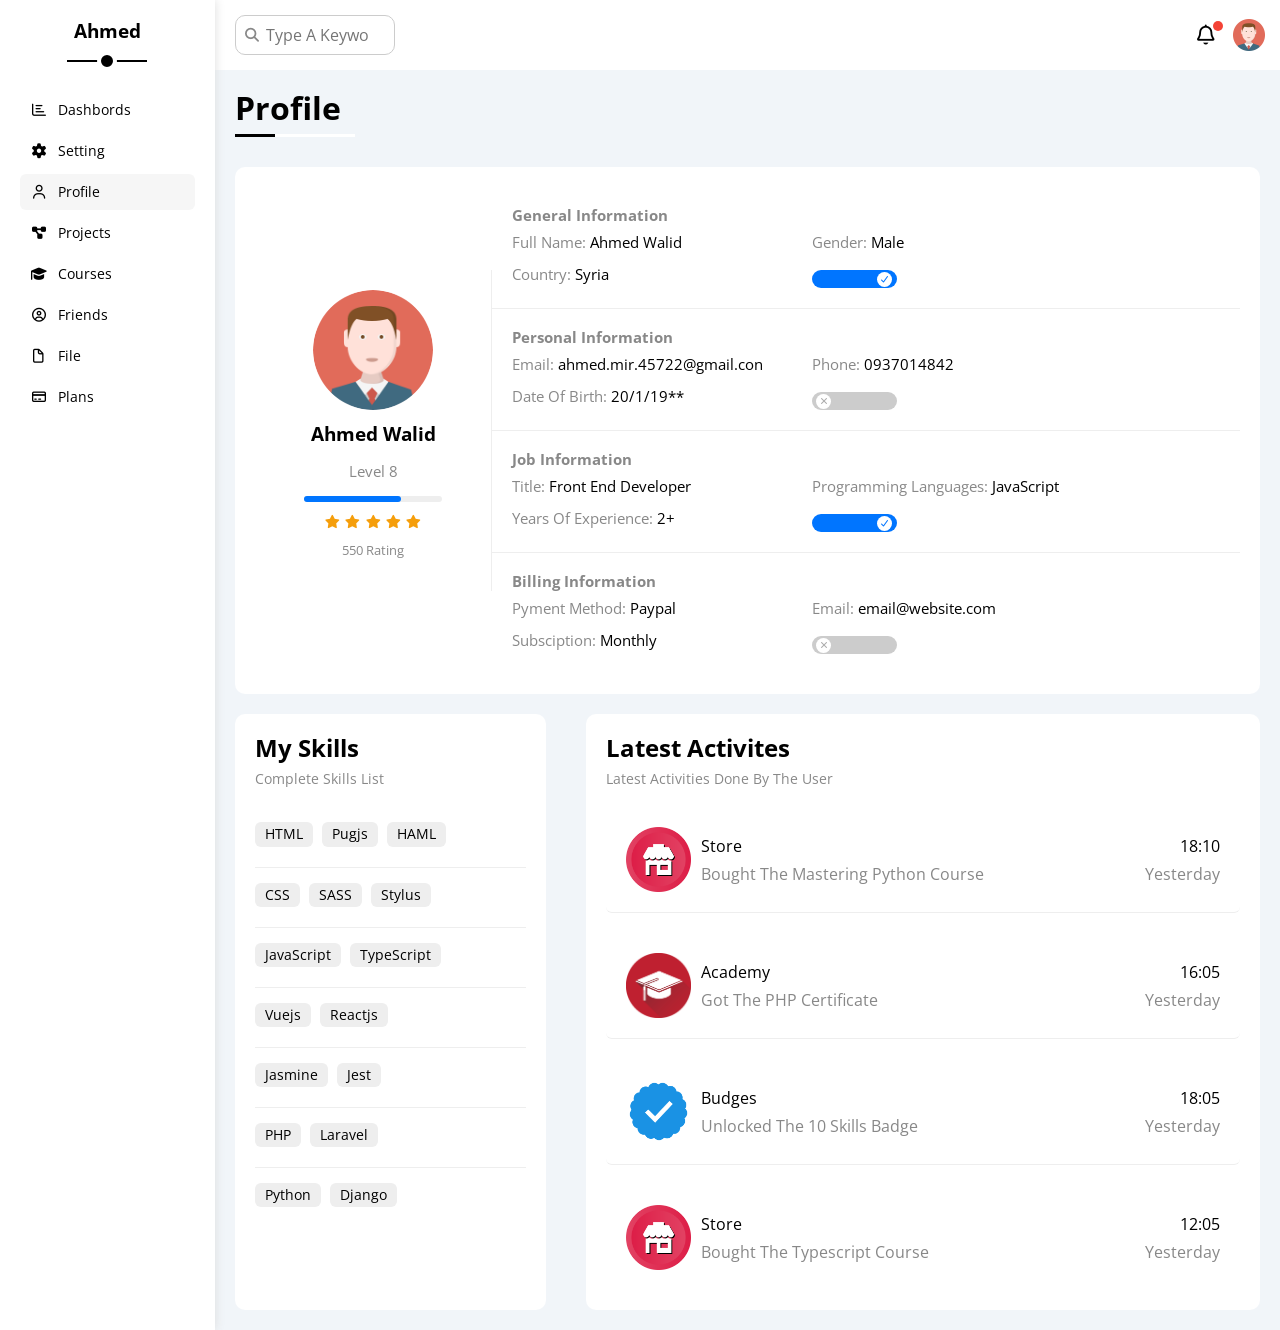
<file: profile.html>
<!doctype html>
<html lang="en">
  <head>
    <meta charset="UTF-8" />
    <meta name="viewport" content="width=device-width, initial-scale=1.0" />
    <!-- our framworks file -->
    <link rel="stylesheet" href="css/Framworks.css" />
    <!-- the main css file -->
    <link rel="stylesheet" href="css/master.css" />
    <!-- font awesome file -->
    <link rel="stylesheet" href="css/all.min.css" />
    <!-- render all elements noramlly -->
    <link rel="stylesheet" href="css/normaliz.css" />
    <!-- google fonts -->
    <link rel="preconnect" href="https://fonts.googleapis.com" />
    <link rel="preconnect" href="https://fonts.gstatic.com" crossorigin />
    <link
      href="https://fonts.googleapis.com/css2?family=Open+Sans:ital,wght@0,300..800;1,300..800&display=swap"
      rel="stylesheet"
    />
    <title>Profile</title>
  </head>

  <body>
    <div class="page d-flex">
      <div class="sidebar bg-white p-20 po-relative">
        <h3 class="po-relative txt-c mt-0 fw-bold">Ahmed</h3>
        <ul>
          <li>
            <a
              class="d-flex align-center fs-14 c-black rad-6 p-10"
              href="indix.html"
            >
              <i class="fa-regular fa-chart-bar fa-fw"></i>
              <span>Dashbords</span>
            </a>
          </li>
          <li>
            <a
              class="d-flex align-center fs-14 c-black rad-6 p-10"
              href="setting.html"
            >
              <i class="fa-solid fa-gear fa-fw"></i>
              <span>Setting</span>
            </a>
          </li>
          <li>
            <a
              class="active d-flex align-center fs-14 c-black rad-6 p-10"
              href="profile.html"
            >
              <i class="fa-regular fa-user fa-fw"></i>
              <span>Profile</span>
            </a>
          </li>
          <li>
            <a
              class="d-flex align-center fs-14 c-black rad-6 p-10"
              href="projects.html"
            >
              <i class="fa-solid fa-diagram-project"></i>
              <span>Projects</span>
            </a>
          </li>
          <li>
            <a
              class="d-flex align-center fs-14 c-black rad-6 p-10"
              href="courses.html"
            >
              <i class="fa-solid fa-graduation-cap"></i>
              <span>Courses</span>
            </a>
          </li>
          <li>
            <a
              class="d-flex align-center fs-14 c-black rad-6 p-10"
              href="friends.html"
            >
              <i class="fa-regular fa-circle-user fa-fw"></i>
              <span>Friends</span>
            </a>
          </li>
          <li>
            <a
              class="d-flex align-center fs-14 c-black rad-6 p-10"
              href="file.html"
            >
              <i class="fa-regular fa-file fa-fw"></i>
              <span>File</span>
            </a>
          </li>
          <li>
            <a
              class="d-flex align-center fs-14 c-black rad-6 p-10"
              href="plans.html"
            >
              <i class="fa-regular fa-credit-card fa-fw"></i>
              <span>Plans</span>
            </a>
          </li>
        </ul>
      </div>
      <div class="content w-full">
        <!-- start head -->
        <div class="head bg-white p-15 between-flex">
          <div class="search po-relative">
            <input class="p-10" type="search" placeholder="Type A Keyword" />
          </div>
          <div class="icone d-flex align-center">
            <span class="notification po-relative">
              <i class="fa-regular fa-bell fa-lg"></i>
            </span>
            <img src="imgs/avatar.png" alt="" />
          </div>
        </div>
        <!-- end head -->
        <h1 class="po-relative">Profile</h1>
        <div class="profile-page">
          <!-- start overview -->
          <div class="overview d-flex align-center bg-white p-20 rad-10">
            <!-- start avatar -->

            <div class="avatar-box p-20 txt-c">
              <img src="imgs/avatar.png" alt="" />
              <h3 class="mt-10">Ahmed Walid</h3>
              <p class="mt-10 c-gray fs-15">Level 8</p>
              <div class="level bg-eee">
                <span style="width: 70%"></span>
              </div>
              <div class="stars mt-10">
                <i class="fa-solid fa-star c-orange fs-13"></i>
                <i class="fa-solid fa-star c-orange fs-13"></i>
                <i class="fa-solid fa-star c-orange fs-13"></i>
                <i class="fa-solid fa-star c-orange fs-13"></i>
                <i class="fa-solid fa-star c-orange fs-13"></i>
              </div>
              <p class="c-gray fs-13">550 Rating</p>
            </div>
            <!-- end avatar -->
            <!-- start info box -->
            <div class="info-box w-full">
              <!-- start inforamtion row -->

              <div class="box p-20 d-flex align-center">
                <h4 class="c-gray fs-15 w-full m-0">General Information</h4>
                <div class="fs-15">
                  <span class="c-gray">Full Name:</span>
                  <span>Ahmed Walid</span>
                </div>
                <div class="fs-15">
                  <span class="c-gray">Gender:</span>
                  <span>Male</span>
                </div>
                <div class="fs-15">
                  <span class="c-gray">Country:</span>
                  <span>Syria</span>
                </div>
                <label class="">
                  <input class="toggle-checkbox" type="checkbox" checked />
                  <div class="toggle-switch"></div>
                </label>
              </div>
              <!-- end inforamtion row -->
              <!-- start inforamtion row -->
              <div class="box p-20 d-flex align-center">
                <h4 class="c-gray fs-15 w-full m-0">Personal Information</h4>
                <div class="fs-15">
                  <span class="c-gray">Email:</span>
                  <span>ahmed.mir.45722@gmail.con</span>
                </div>
                <div class="fs-15">
                  <span class="c-gray">Phone:</span>
                  <span>0937014842</span>
                </div>
                <div class="fs-15">
                  <span class="c-gray">Date Of Birth:</span>
                  <span>20/1/19**</span>
                </div>
                <label class="">
                  <input class="toggle-checkbox" type="checkbox" />
                  <div class="toggle-switch"></div>
                </label>
              </div>
              <!-- end inforamtion row -->
              <!-- start inforamtion row -->
              <div class="box p-20 d-flex align-center">
                <h4 class="c-gray fs-15 w-full m-0">Job Information</h4>
                <div class="fs-15">
                  <span class="c-gray">Title:</span>
                  <span>Front End Developer</span>
                </div>
                <div class="fs-15">
                  <span class="c-gray">Programming Languages:</span>
                  <span>JavaScript</span>
                </div>
                <div class="fs-15">
                  <span class="c-gray">Years Of Experience:</span>
                  <span>2+</span>
                </div>
                <label class="">
                  <input class="toggle-checkbox" type="checkbox" checked />
                  <div class="toggle-switch"></div>
                </label>
              </div>
              <!-- end inforamtion row -->
              <!-- start inforamtion row -->
              <div class="box p-20 d-flex align-center">
                <h4 class="c-gray fs-15 w-full m-0">Billing Information</h4>
                <div class="fs-15">
                  <span class="c-gray">Pyment Method:</span>
                  <span>Paypal</span>
                </div>
                <div class="fs-15">
                  <span class="c-gray">Email:</span>
                  <span>email@website.com</span>
                </div>
                <div class="fs-15">
                  <span class="c-gray">Subsciption:</span>
                  <span>Monthly</span>
                </div>
                <label class="">
                  <input class="toggle-checkbox" type="checkbox" />
                  <div class="toggle-switch"></div>
                </label>
              </div>
              <!-- end inforamtion row -->
            </div>
            <!-- end info box -->
          </div>
          <!-- end overview -->
          <!-- start skills and latest activities -->

          <div class="skills-activities d-flex">
            <div class="skills-box bg-white p-20 rad-10">
              <h2 class="mt-0 mb-10">My Skills</h2>
              <p class="m-0 c-gray fs-14 mb-20">Complete Skills List</p>
              <ul class="m-0 txt-c-mobile">
                <li class="">
                  <span class="btn-shape bg-eee c-black">HTML</span>
                  <span class="btn-shape bg-eee c-black">Pugjs</span>
                  <span class="btn-shape bg-eee c-black">HAML</span>
                </li>
                <li class="">
                  <span class="btn-shape bg-eee c-black">CSS</span>
                  <span class="btn-shape bg-eee c-black">SASS</span>
                  <span class="btn-shape bg-eee c-black">Stylus</span>
                </li>
                <li class="">
                  <span class="btn-shape bg-eee c-black">JavaScript</span>
                  <span class="btn-shape bg-eee c-black">TypeScript</span>
                </li>
                <li class="">
                  <span class="btn-shape bg-eee c-black">Vuejs</span>
                  <span class="btn-shape bg-eee c-black">Reactjs</span>
                </li>
                <li class="">
                  <span class="btn-shape bg-eee c-black">Jasmine</span>
                  <span class="btn-shape bg-eee c-black">Jest</span>
                </li>
                <li class="">
                  <span class="btn-shape bg-eee c-black">PHP</span>
                  <span class="btn-shape bg-eee c-black">Laravel</span>
                </li>
                <li class="">
                  <span class="btn-shape bg-eee c-black">Python</span>
                  <span class="btn-shape bg-eee c-black">Django</span>
                </li>
              </ul>
            </div>
            <div class="activities-box bg-white p-20 rad-10 txt-c-mobile">
              <h2 class="mt-0 mb-10">Latest Activites</h2>
              <p class="m-0 c-gray fs-14 mb-20">
                Latest Activities Done By The User
              </p>
              <div
                class="activity-row d-flex align-center txt-c-mobile p-20 rad-6"
              >
                <img src="imgs/activity-01.png" alt="" />
                <div class="info">
                  <span class="d-block mb-10">Store</span>
                  <span class="c-gray">Bought The Mastering Python Course</span>
                </div>
                <div class="date">
                  <span class="d-block mb-10">18:10</span>
                  <span class="c-gray">Yesterday</span>
                </div>
              </div>
              <div
                class="activity-row d-flex align-center txt-c-mobile p-20 rad-6"
              >
                <img src="imgs/activity-02.png" alt="" />
                <div class="info">
                  <span class="d-block mb-10">Academy</span>
                  <span class="c-gray">Got The PHP Certificate</span>
                </div>
                <div class="date">
                  <span class="d-block mb-10">16:05</span>
                  <span class="c-gray">Yesterday</span>
                </div>
              </div>
              <div
                class="activity-row d-flex align-center txt-c-mobile p-20 rad-6"
              >
                <img src="imgs/activity-03.png" alt="" />
                <div class="info">
                  <span class="d-block mb-10">Budges</span>
                  <span class="c-gray">Unlocked The 10 Skills Badge</span>
                </div>
                <div class="date">
                  <span class="d-block mb-10">18:05</span>
                  <span class="c-gray">Yesterday</span>
                </div>
              </div>
              <div
                class="activity-row d-flex align-center txt-c-mobile p-20 rad-6"
              >
                <img src="imgs/activity-01.png" alt="" />
                <div class="info">
                  <span class="d-block mb-10">Store</span>
                  <span class="c-gray">Bought The Typescript Course</span>
                </div>
                <div class="date">
                  <span class="d-block mb-10">12:05</span>
                  <span class="c-gray">Yesterday</span>
                </div>
              </div>
            </div>
          </div>
          <!-- end skills and latest activities -->
        </div>
      </div>
    </div>
  </body>
</html>
</file>
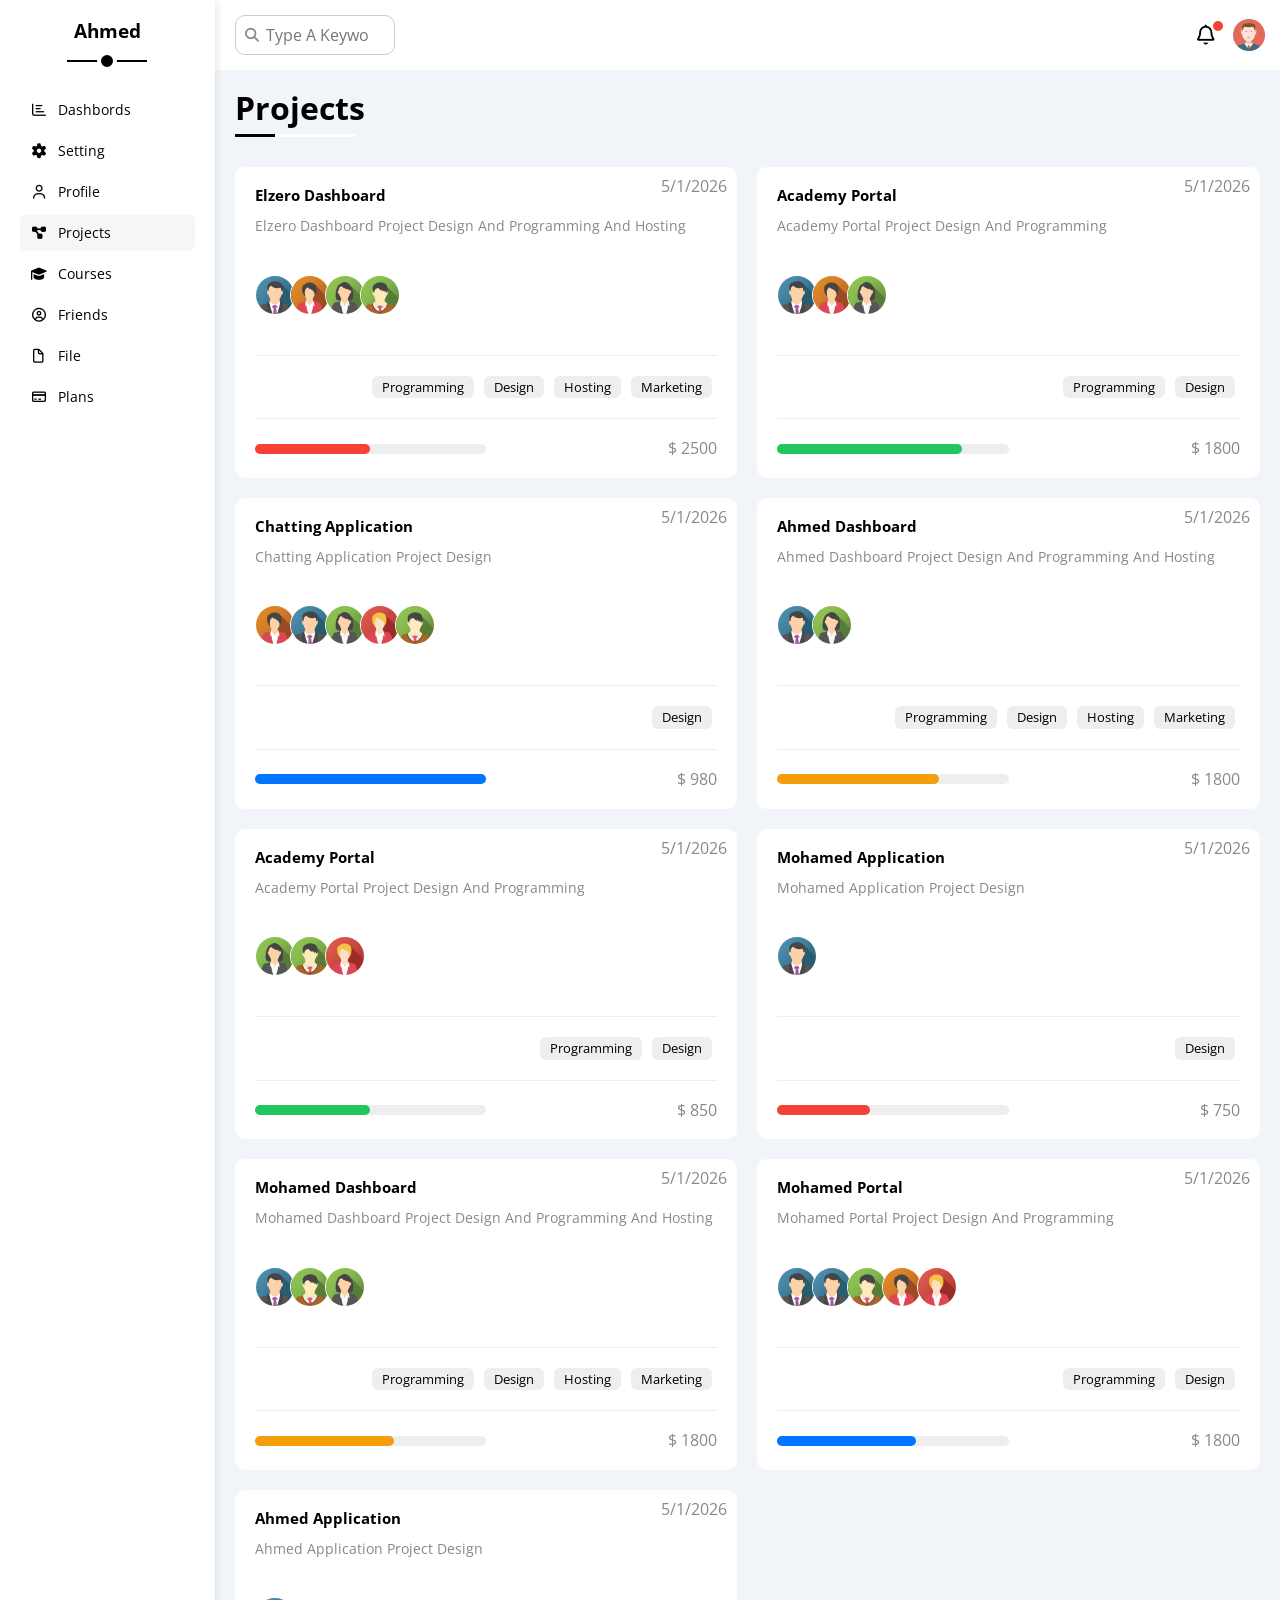
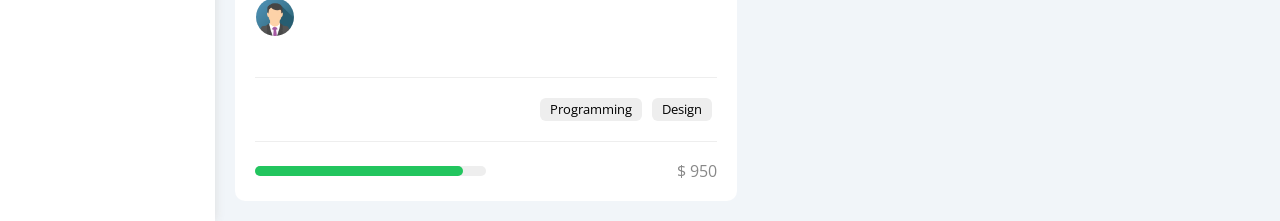
<file: projects.html>
<!doctype html>
<html lang="en">
  <head>
    <meta charset="UTF-8" />
    <meta name="viewport" content="width=device-width, initial-scale=1.0" />
    <!-- our framworks file -->
    <link rel="stylesheet" href="css/Framworks.css" />
    <!-- the main css file -->
    <link rel="stylesheet" href="css/master.css" />
    <!-- font awesome file -->
    <link rel="stylesheet" href="css/all.min.css" />
    <!-- render all elements noramlly -->
    <link rel="stylesheet" href="css/normaliz.css" />
    <!-- google fonts -->
    <link rel="preconnect" href="https://fonts.googleapis.com" />
    <link rel="preconnect" href="https://fonts.gstatic.com" crossorigin />
    <link
      href="https://fonts.googleapis.com/css2?family=Open+Sans:ital,wght@0,300..800;1,300..800&display=swap"
      rel="stylesheet"
    />
    <title>Projects</title>
  </head>

  <body>
    <div class="page d-flex">
      <div class="sidebar bg-white p-20 po-relative">
        <h3 class="po-relative txt-c mt-0 fw-bold">Ahmed</h3>
        <ul>
          <li>
            <a
              class="d-flex align-center fs-14 c-black rad-6 p-10"
              href="indix.html"
            >
              <i class="fa-regular fa-chart-bar fa-fw"></i>
              <span>Dashbords</span>
            </a>
          </li>
          <li>
            <a
              class="d-flex align-center fs-14 c-black rad-6 p-10"
              href="setting.html"
            >
              <i class="fa-solid fa-gear fa-fw"></i>
              <span>Setting</span>
            </a>
          </li>
          <li>
            <a
              class="d-flex align-center fs-14 c-black rad-6 p-10"
              href="profile.html"
            >
              <i class="fa-regular fa-user fa-fw"></i>
              <span>Profile</span>
            </a>
          </li>
          <li>
            <a
              class="active d-flex align-center fs-14 c-black rad-6 p-10"
              href="projects.html"
            >
              <i class="fa-solid fa-diagram-project"></i>
              <span>Projects</span>
            </a>
          </li>
          <li>
            <a
              class="d-flex align-center fs-14 c-black rad-6 p-10"
              href="courses.html"
            >
              <i class="fa-solid fa-graduation-cap"></i>
              <span>Courses</span>
            </a>
          </li>
          <li>
            <a
              class="d-flex align-center fs-14 c-black rad-6 p-10"
              href="friends.html"
            >
              <i class="fa-regular fa-circle-user fa-fw"></i>
              <span>Friends</span>
            </a>
          </li>
          <li>
            <a
              class="d-flex align-center fs-14 c-black rad-6 p-10"
              href="file.html"
            >
              <i class="fa-regular fa-file fa-fw"></i>
              <span>File</span>
            </a>
          </li>
          <li>
            <a
              class="d-flex align-center fs-14 c-black rad-6 p-10"
              href="plans.html"
            >
              <i class="fa-regular fa-credit-card fa-fw"></i>
              <span>Plans</span>
            </a>
          </li>
        </ul>
      </div>
      <div class="content w-full">
        <!-- start head -->
        <div class="head bg-white p-15 between-flex">
          <div class="search po-relative">
            <input class="p-10" type="search" placeholder="Type A Keyword" />
          </div>
          <div class="icone d-flex align-center">
            <span class="notification po-relative">
              <i class="fa-regular fa-bell fa-lg"></i>
            </span>
            <img src="imgs/avatar.png" alt="" />
          </div>
        </div>
        <!-- end head -->
        <h1 class="po-relative">Projects</h1>
        <div class="projects-page m-20 d-grid gap-20">
          <div class="box one p-20 rad-10 bg-white">
            <span class="date d-block m-0 c-gray">5/1/2026</span>
            <h3 class="fs-15 mt-0">Elzero Dashboard</h3>
            <p class="c-gray fs-14 mb-20">
              Elzero Dashboard Project Design And Programming And Hosting
            </p>
            <div class="imges d-flex">
              <img src="imgs/team-01.png" alt="" />
              <img src="imgs/team-04.png" alt="" />
              <img src="imgs/team-02.png" alt="" />
              <img src="imgs/team-03.png" alt="" />
            </div>
            <div class="serv d-flex fs-13">
              <span class="btn-shape bg-eee mr-5">Programming</span>
              <span class="btn-shape bg-eee mr-5">Design</span>
              <span class="btn-shape bg-eee mr-5">Hosting</span>
              <span class="btn-shape bg-eee mr-5">Marketing</span>
            </div>
            <div class="price between-flex">
              <div class="progress po-relative">
                <span style="width: 50%" class="bg-red"></span>
              </div>
              <div>
                <span class="c-gray">$ 2500</span>
              </div>
            </div>
          </div>
          <div class="box tow p-20 rad-10 bg-white">
            <span class="date d-block m-0 c-gray">5/1/2026</span>
            <h3 class="fs-15 mt-0">Academy Portal</h3>
            <p class="c-gray fs-14 mb-20">
              Academy Portal Project Design And Programming
            </p>
            <div class="imges d-flex">
              <img src="imgs/team-01.png" alt="" />
              <img src="imgs/team-04.png" alt="" />
              <img src="imgs/team-02.png" alt="" />
            </div>
            <div class="serv d-flex fs-13">
              <span class="btn-shape bg-eee mr-5">Programming</span>
              <span class="btn-shape bg-eee mr-5">Design</span>
            </div>
            <div class="price between-flex">
              <div class="progress po-relative">
                <span style="width: 80%" class="bg-green"></span>
              </div>
              <span class="c-gray">$ 1800</span>
            </div>
          </div>
          <div class="box three p-20 rad-10 bg-white">
            <span class="date d-block m-0 c-gray">5/1/2026</span>
            <h3 class="fs-15 mt-0">Chatting Application</h3>
            <p class="c-gray fs-14 mb-20">
              Chatting Application Project Design
            </p>
            <div class="imges d-flex">
              <img src="imgs/team-04.png" alt="" />
              <img src="imgs/team-01.png" alt="" />
              <img src="imgs/team-02.png" alt="" />
              <img src="imgs/team-05.png" alt="" />
              <img src="imgs/team-03.png" alt="" />
            </div>
            <div class="serv d-flex fs-13">
              <span class="btn-shape bg-eee mr-5">Design</span>
            </div>
            <div class="price between-flex">
              <div class="progress po-relative">
                <span style="width: 100%" class="bg-blue"></span>
              </div>
              <span class="c-gray">$ 980</span>
            </div>
          </div>
          <div class="box four p-20 rad-10 bg-white">
            <span class="date d-block m-0 c-gray">5/1/2026</span>
            <h3 class="fs-15 mt-0">Ahmed Dashboard</h3>
            <p class="c-gray fs-14 mb-20">
              Ahmed Dashboard Project Design And Programming And Hosting
            </p>
            <div class="imges d-flex">
              <img src="imgs/team-01.png" alt="" />
              <img src="imgs/team-02.png" alt="" />
            </div>
            <div class="serv d-flex fs-13">
              <span class="btn-shape bg-eee mr-5">Programming</span>
              <span class="btn-shape bg-eee mr-5">Design</span>
              <span class="btn-shape bg-eee mr-5">Hosting</span>
              <span class="btn-shape bg-eee mr-5">Marketing</span>
            </div>
            <div class="price between-flex">
              <div class="progress po-relative">
                <span style="width: 70%" class="bg-orange"></span>
              </div>
              <span class="c-gray">$ 1800</span>
            </div>
          </div>
          <div class="box five p-20 rad-10 bg-white">
            <span class="date d-block m-0 c-gray">5/1/2026</span>
            <h3 class="fs-15 mt-0">Academy Portal</h3>
            <p class="c-gray fs-14 mb-20">
              Academy Portal Project Design And Programming
            </p>
            <div class="imges d-flex">
              <img src="imgs/team-02.png" alt="" />
              <img src="imgs/team-03.png" alt="" />
              <img src="imgs/team-05.png" alt="" />
            </div>
            <div class="serv d-flex fs-13">
              <span class="btn-shape bg-eee mr-5">Programming</span>
              <span class="btn-shape bg-eee mr-5">Design</span>
            </div>
            <div class="price between-flex">
              <div class="progress po-relative">
                <span style="width: 50%" class="bg-green"></span>
              </div>
              <span class="c-gray">$ 850</span>
            </div>
          </div>
          <div class="box six p-20 rad-10 bg-white">
            <span class="date d-block m-0 c-gray">5/1/2026</span>
            <h3 class="fs-15 mt-0">Mohamed Application</h3>
            <p class="c-gray fs-14 mb-20">Mohamed Application Project Design</p>
            <div class="imges d-flex">
              <img src="imgs/team-01.png" alt="" />
            </div>
            <div class="serv d-flex fs-13">
              <span class="btn-shape bg-eee mr-5">Design</span>
            </div>
            <div class="price between-flex">
              <div class="progress po-relative">
                <span style="width: 40%" class="bg-red"></span>
              </div>
              <span class="c-gray">$ 750</span>
            </div>
          </div>
          <div class="box seven p-20 rad-10 bg-white">
            <span class="date d-block m-0 c-gray">5/1/2026</span>
            <h3 class="fs-15 mt-0">Mohamed Dashboard</h3>
            <p class="c-gray fs-14 mb-20">
              Mohamed Dashboard Project Design And Programming And Hosting
            </p>
            <div class="imges d-flex">
              <img src="imgs/team-01.png" alt="" />
              <img src="imgs/team-03.png" alt="" />
              <img src="imgs/team-02.png" alt="" />
            </div>
            <div class="serv d-flex fs-13">
              <span class="btn-shape bg-eee mr-5">Programming</span>
              <span class="btn-shape bg-eee mr-5">Design</span>
              <span class="btn-shape bg-eee mr-5">Hosting</span>
              <span class="btn-shape bg-eee mr-5">Marketing</span>
            </div>
            <div class="price between-flex">
              <div class="progress po-relative">
                <span style="width: 60%" class="bg-orange"></span>
              </div>
              <span class="c-gray">$ 1800</span>
            </div>
          </div>
          <div class="box eight p-20 rad-10 bg-white">
            <span class="date d-block m-0 c-gray">5/1/2026</span>
            <h3 class="fs-15 mt-0">Mohamed Portal</h3>
            <p class="c-gray fs-14 mb-20">
              Mohamed Portal Project Design And Programming
            </p>
            <div class="imges d-flex">
              <img src="imgs/team-01.png" alt="" />
              <img src="imgs/team-01.png" alt="" />
              <img src="imgs/team-03.png" alt="" />
              <img src="imgs/team-04.png" alt="" />
              <img src="imgs/team-05.png" alt="" />
            </div>
            <div class="serv d-flex fs-13">
              <span class="btn-shape bg-eee mr-5">Programming</span>
              <span class="btn-shape bg-eee mr-5">Design</span>
            </div>
            <div class="price between-flex">
              <div class="progress po-relative">
                <span style="width: 60%" class="bg-blue"></span>
              </div>
              <span class="c-gray">$ 1800</span>
            </div>
          </div>
          <div class="box nine p-20 rad-10 bg-white">
            <span class="date d-block m-0 c-gray">5/1/2026</span>
            <h3 class="fs-15 mt-0">Ahmed Application</h3>
            <p class="c-gray fs-14 mb-20">Ahmed Application Project Design</p>
            <div class="imges d-flex">
              <img src="imgs/team-01.png" alt="" />
            </div>
            <div class="serv d-flex fs-13">
              <span class="btn-shape bg-eee mr-5">Programming</span>
              <span class="btn-shape bg-eee mr-5">Design</span>
            </div>
            <div class="price between-flex">
              <div class="progress po-relative">
                <span style="width: 90%" class="bg-green"></span>
              </div>
              <span class="c-gray">$ 950</span>
            </div>
          </div>
        </div>
      </div>
    </div>
  </body>
</html>
</file>
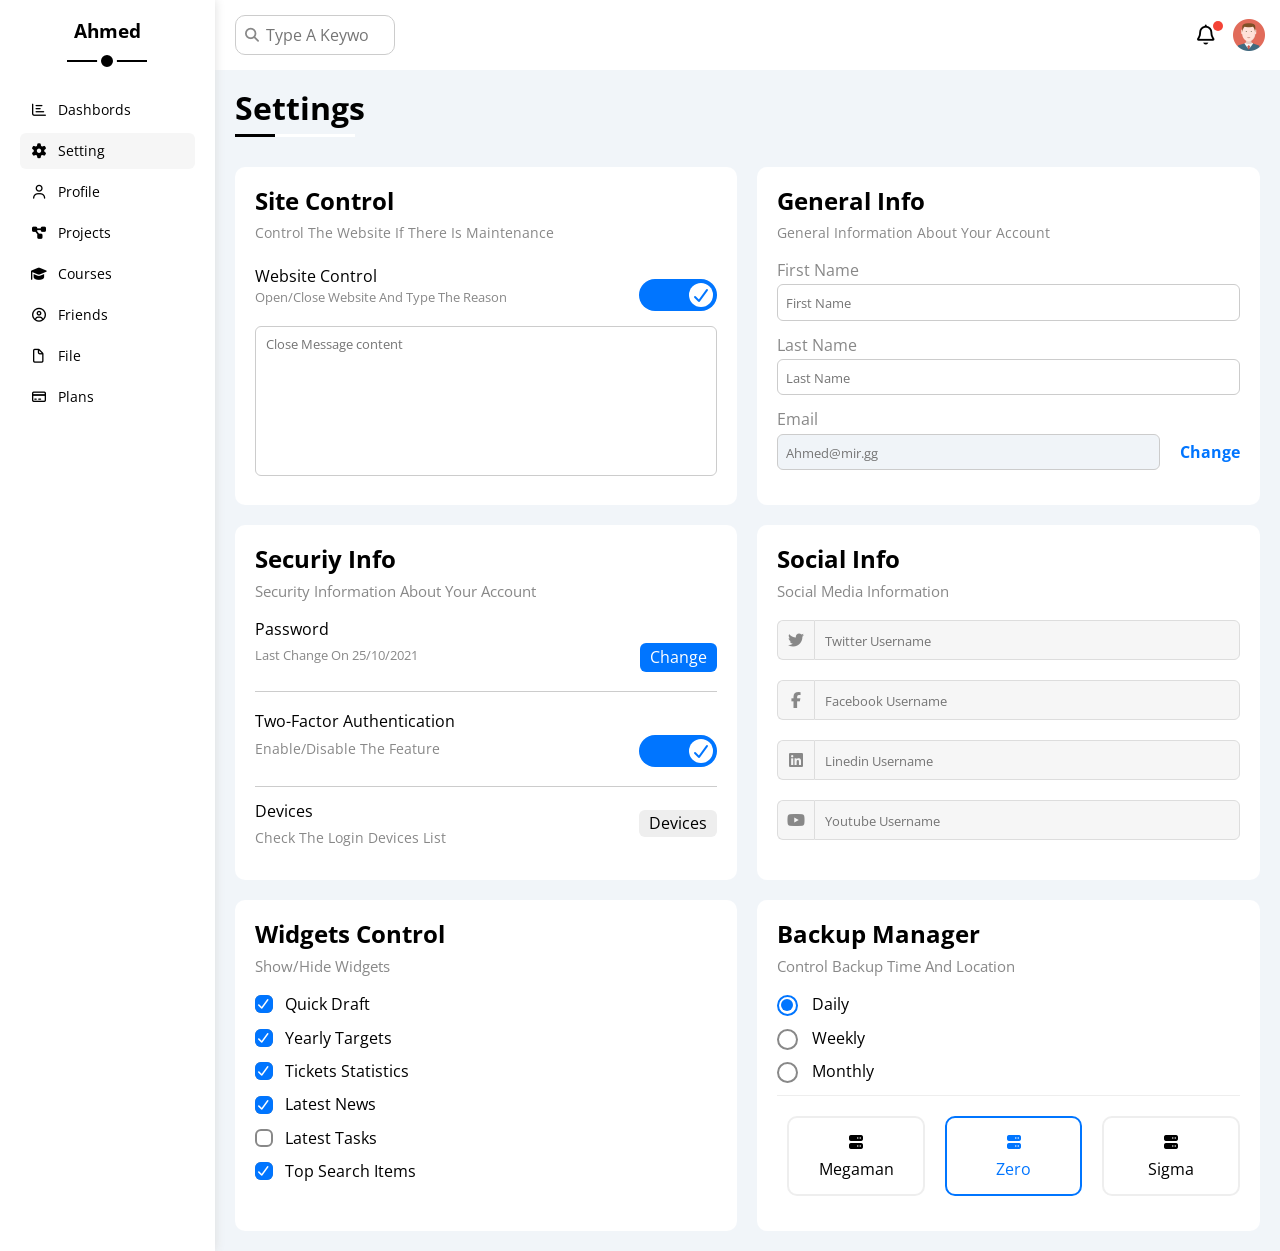
<file: setting.html>
<!doctype html>
<html lang="en">
  <head>
    <meta charset="UTF-8" />
    <meta name="viewport" content="width=device-width, initial-scale=1.0" />
    <!-- our framworks file -->
    <link rel="stylesheet" href="css/Framworks.css" />
    <!-- the main css file -->
    <link rel="stylesheet" href="css/master.css" />
    <!-- font awesome file -->
    <link rel="stylesheet" href="css/all.min.css" />
    <!-- render all elements noramlly -->
    <link rel="stylesheet" href="css/normaliz.css" />
    <!-- google fonts -->
    <link rel="preconnect" href="https://fonts.googleapis.com" />
    <link rel="preconnect" href="https://fonts.gstatic.com" crossorigin />
    <link
      href="https://fonts.googleapis.com/css2?family=Open+Sans:ital,wght@0,300..800;1,300..800&display=swap"
      rel="stylesheet"
    />
    <title>Settings</title>
  </head>

  <body>
    <div class="page d-flex">
      <div class="sidebar bg-white p-20 po-relative">
        <h3 class="po-relative txt-c mt-0 fw-bold">Ahmed</h3>
        <ul>
          <li>
            <a
              class="d-flex align-center fs-14 c-black rad-6 p-10"
              href="indix.html"
            >
              <i class="fa-regular fa-chart-bar fa-fw"></i>
              <span>Dashbords</span>
            </a>
          </li>
          <li>
            <a
              class="active d-flex align-center fs-14 c-black rad-6 p-10"
              href="setting.html"
            >
              <i class="fa-solid fa-gear fa-fw"></i>
              <span>Setting</span>
            </a>
          </li>
          <li>
            <a
              class="d-flex align-center fs-14 c-black rad-6 p-10"
              href="profile.html"
            >
              <i class="fa-regular fa-user fa-fw"></i>
              <span>Profile</span>
            </a>
          </li>
          <li>
            <a
              class="d-flex align-center fs-14 c-black rad-6 p-10"
              href="projects.html"
            >
              <i class="fa-solid fa-diagram-project"></i>
              <span>Projects</span>
            </a>
          </li>
          <li>
            <a
              class="d-flex align-center fs-14 c-black rad-6 p-10"
              href="courses.html"
            >
              <i class="fa-solid fa-graduation-cap"></i>
              <span>Courses</span>
            </a>
          </li>
          <li>
            <a
              class="d-flex align-center fs-14 c-black rad-6 p-10"
              href="friends.html"
            >
              <i class="fa-regular fa-circle-user fa-fw"></i>
              <span>Friends</span>
            </a>
          </li>
          <li>
            <a
              class="d-flex align-center fs-14 c-black rad-6 p-10"
              href="file.html"
            >
              <i class="fa-regular fa-file fa-fw"></i>
              <span>File</span>
            </a>
          </li>
          <li>
            <a
              class="d-flex align-center fs-14 c-black rad-6 p-10"
              href="plans.html"
            >
              <i class="fa-regular fa-credit-card fa-fw"></i>
              <span>Plans</span>
            </a>
          </li>
        </ul>
      </div>
      <div class="content w-full">
        <!-- start head -->
        <div class="head bg-white p-15 between-flex">
          <div class="search po-relative">
            <input class="p-10" type="search" placeholder="Type A Keyword" />
          </div>
          <div class="icone d-flex align-center">
            <span class="notification po-relative">
              <i class="fa-regular fa-bell fa-lg"></i>
            </span>
            <img src="imgs/avatar.png" alt="" />
          </div>
        </div>
        <!-- end head -->
        <h1 class="po-relative">Settings</h1>

        <div class="setting-page m-20 d-grid gap-20">
          <!-- start settings box -->
          <div class="site-control p-20 bg-white rad-10">
            <h2 class="mt-0 mb-10">Site Control</h2>
            <p class="mt-0 mb-20 c-gray fs-14">
              Control The Website If There Is Maintenance
            </p>
            <div class="mb-15 between-flex">
              <div>
                <span>Website Control</span>
                <p class="c-gray mt-5 mb-0 fs-13">
                  Open/Close Website And Type The Reason
                </p>
              </div>
              <div>
                <!-- start toggle -->
                <label>
                  <input class="toggle-checkbox" type="checkbox" checked />
                  <div class="toggle-switch"></div>
                </label>
                <!-- end toggle -->
              </div>
            </div>
            <textarea
              class="close-message p-10 rad-6 d-block w-full"
              placeholder="Close Message content"
            ></textarea>
          </div>
          <!-- end settings box -->
          <!-- start general info -->
          <div class="general-info bg-white p-20 rad-10">
            <h2 class="mt-0 mb-10">General Info</h2>
            <p class="c-gray m-0 mb-20 fs-14">
              General Information About Your Account
            </p>
            <div class="first-name mb-15">
              <label class="c-gray d-block mb-5" for="first">First Name</label>
              <input
                type="text"
                class="m-0 c-gray w-full rad-6"
                placeholder="First Name"
              />
            </div>
            <div class="last-name mb-15">
              <label class="c-gray d-block mb-5" for="first">Last Name</label>
              <input
                type="text"
                class="m-0 c-gray w-full rad-6"
                placeholder="Last Name"
              />
            </div>
            <div class="email mb-15">
              <label class="c-gray d-block mb-5" for="Email">Email</label>
              <div class="between-flex">
                <input
                  type="email"
                  class="m-0 c-gray w-full rad-6"
                  placeholder="Ahmed@mir.gg"
                />
                <span class="c-blue fw-bold">Change</span>
              </div>
            </div>
          </div>
          <!-- end general info -->
          <!-- start security Info -->
          <div class="securiy-info bg-white p-20 rad-10">
            <h2 class="mt-0 mb-10">Securiy Info</h2>
            <p class="fs-15 m-0 mb-20 c-gray">
              Security Information About Your Account
            </p>
            <div class="password">
              <p class="fs-16 m-0">Password</p>
              <div class="between-flex">
                <p class="fs-13 c-gray mt-10">Last Change On 25/10/2021</p>
                <span class="btn-shape bg-blue c-white pointer">Change</span>
              </div>
            </div>
            <div class="factor mt-20 between-flex">
              <div>
                <span>Two-Factor Authentication</span>
                <p class="fs-14 c-gray mt-10">Enable/Disable The Feature</p>
              </div>
              <label>
                <input class="toggle-checkbox" type="checkbox" checked />
                <div class="toggle-switch"></div>
              </label>
            </div>
            <div class="devices">
              <div class="between-flex">
                <div>
                  <span class="d-block mt-15">Devices</span>
                  <p class="fs-14 c-gray mt-10">Check The Login Devices List</p>
                </div>
                <span class="btn-shape bg-eee c-black pointer fs-16"
                  >Devices</span
                >
              </div>
            </div>
          </div>
          <!-- end security Info -->
          <!-- start social Info  -->
          <div class="social-info bg-white p-20 rad-10">
            <h2 class="mt-0 mb-10">Social Info</h2>
            <p class="m-0 c-gray fs-15">Social Media Information</p>
            <div class="social-media mt-20">
              <div class="d-flex align-center mb-20">
                <i class="fa-brands fa-twitter c-gray"></i>
                <input type="text" placeholder="Twitter Username" />
              </div>
              <div class="d-flex align-center mb-20">
                <i class="fa-brands fa-facebook-f c-gray"></i>
                <input type="text" placeholder="Facebook Username" />
              </div>
              <div class="d-flex align-center mb-20">
                <i class="fa-brands fa-linkedin c-gray"></i>
                <input type="text" placeholder="Linedin Username" />
              </div>
              <div class="d-flex align-center mb-20">
                <i class="fa-brands fa-youtube c-gray"></i>
                <input type="text" placeholder="Youtube Username" />
              </div>
            </div>
          </div>
          <!-- end social Info  -->
          <!-- start widgets Control -->

          <div class="widgets-control bg-white p-20 rad-10">
            <h2 class="mt-0 mb-10">Widgets Control</h2>
            <p class="mb-20 mt-0 c-gray fs-15">Show/Hide Widgets</p>
            <div class="control d-flex align-center mb-15">
              <input type="checkbox" id="one" checked />
              <label for="one">Quick Draft</label>
            </div>
            <div class="control d-flex align-center mb-15">
              <input type="checkbox" id="tow" checked />
              <label for="tow">Yearly Targets</label>
            </div>
            <div class="control d-flex align-center mb-15">
              <input type="checkbox" id="three" checked />
              <label for="three">Tickets Statistics</label>
            </div>
            <div class="control d-flex align-center mb-15">
              <input type="checkbox" id="four" checked />
              <label for="four">Latest News</label>
            </div>
            <div class="control d-flex align-center mb-15">
              <input type="checkbox" id="five" />
              <label for="five">Latest Tasks</label>
            </div>
            <div class="control d-flex align-center mb-15">
              <input type="checkbox" id="six" checked />
              <label for="six">Top Search Items</label>
            </div>
          </div>
          <!-- end widgets Control -->
          <!-- start backup manager -->
          <div class="backup-manager bg-white p-20 rad-10">
            <h2 class="mt-0 mb-10">Backup Manager</h2>
            <p class="mb-20 mt-0 c-gray fs-15">
              Control Backup Time And Location
            </p>
            <div class="manager d-flex align-center mb-15">
              <input type="radio" name="time" id="daily" checked />
              <label for="daily">Daily</label>
            </div>
            <div class="manager d-flex align-center mb-15">
              <input type="radio" name="time" id="weekly" />
              <label for="weekly">Weekly</label>
            </div>
            <div class="manager d-flex align-center mb-15">
              <input type="radio" name="time" id="monthly" />
              <label for="monthly">Monthly</label>
            </div>
            <div class="servers d-flex align-center txt-c">
              <input type="radio" name="server" id="server-one" />
              <div class="server mb-15 rad-10 w-full">
                <label class="d-block m-15" for="server-one">
                  <i class="fa-solid fa-server d-block mb-10"></i>
                  <p class="m-0">Megaman</p>
                </label>
              </div>

              <input type="radio" name="server" id="server-tow" checked />
              <div class="server mb-15 rad-10 w-full">
                <label class="d-block m-15" for="server-tow">
                  <i class="fa-solid fa-server d-block mb-10"></i>
                  <p class="m-0">Zero</p>
                </label>
              </div>

              <input type="radio" name="server" id="server-three" />
              <div class="server mb-15 rad-10 w-full">
                <label class="d-block m-15" for="server-three">
                  <i class="fa-solid fa-server d-block mb-10"></i>
                  <p class="m-0">Sigma</p>
                </label>
              </div>
            </div>
          </div>
          <!-- end backup manager -->
        </div>
      </div>
    </div>
  </body>
</html>
</file>
<file: css/Framworks.css>
/* start box  */
.d-flex {
  display: flex;
}

.f-wrap {
  flex-wrap: wrap;
}

.f-grow {
  flex-grow: 1;
}

.d-grid {
  display: grid;
}

.d-block {
  display: block;
}

.gap-10 {
  gap: 10px;
}

.gap-20 {
  gap: 20px;
}

.gap-15 {
  gap: 15px;
}

.align-center {
  align-items: center;
}

.space-between {
  justify-content: space-between;
}
.transition {
  transition: 0.3s;
}
@media (max-width: 767px) {
  .block-mobile {
    display: block;
  }
}

.pointer {
  cursor: pointer;
}

/* end box  */
/* start width */
.w-full {
  width: 100%;
}

.w-fit {
  width: fit-content;
}

.w-100 {
  width: 100px;
}

.h-100 {
  height: 100px;
}

.aspect-ratio {
  aspect-ratio: 1;
}
.object-fit {
  object-fit: cover;
}
/* end width */
/* start padding + margin */
.p-0 {
  padding: 0;
}

.p-5 {
  padding: 5px;
}

.p-10 {
  padding: 10px;
}

.p-15 {
  padding: 15px;
}

.p-20 {
  padding: 20px;
}

.pt-5 {
  padding-top: 5px;
}

.pt-10 {
  padding-top: 10px;
}

.pt-15 {
  padding-top: 15px;
}

.pt-20 {
  padding-top: 20px;
}

.pb-10 {
  padding-bottom: 10px;
}

.pb-15 {
  padding-bottom: 15px;
}

.pb-20 {
  padding-bottom: 20px;
}

.pl-15 {
  padding-left: 15px;
}

.pl-20 {
  padding-left: 20px;
}

.m-0 {
  margin: 0;
}

.m-5 {
  margin: 5px;
}

.m-15 {
  margin: 15px;
}

.m-20 {
  margin: 20px;
}

.mt-0 {
  margin: 0;
}

.mt-5 {
  margin-top: 5px;
}

.mt-10 {
  margin-top: 10px;
}

.mt-15 {
  margin-top: 15px;
}

.mt-20 {
  margin-top: 20px;
}

.mt-25 {
  margin-top: 25px;
}

.mr-5 {
  margin-right: 5px;
}

.mr-10 {
  margin-right: 10px;
}

.mr-15 {
  margin-right: 15px;
}

.mr-20 {
  margin-right: 20px;
}

.mr-25 {
  margin-right: 25px;
}

.mb-0 {
  margin-bottom: 0;
}

.mb-5 {
  margin-bottom: 5px;
}

.mb-10 {
  margin-bottom: 10px;
}

.mb-15 {
  margin-bottom: 15px;
}

.mb-20 {
  margin-bottom: 20px;
}

.mb-25 {
  margin-bottom: 25px;
}

.ml-20 {
  margin-left: 20px;
}

/* end padding + margin */
/* start color */
.bg-white {
  background-color: white;
}

.bg-eee {
  background-color: #eee;
}

.bg-blue {
  background-color: #0075ff;
}

.bg-orange {
  background-color: #f59e0b;
}

.bg-green {
  background-color: #22c55e;
}

.bg-red {
  background-color: #f44336;
}

.bg-gray {
  background-color: #888;
}

.c-black {
  color: black;
}

.c-red {
  color: #f44336;
}

.c-blue {
  color: #0075ff;
}

.c-orange {
  color: #f59e0b;
}

.c-green {
  color: #22c55e;
}

.c-gray {
  color: #888;
}

.c-white {
  color: white;
}

/* end color */
/* start position */
.po-relative {
  position: relative;
}

.po-absolute {
  position: absolute;
}

/* end position */
/* start font */
@media (max-width: 767px) {
  .txt-c-mobile {
    text-align: center;
  }
}

@media (max-width: 767px) {
  .hide-mobile {
    display: none;
  }
}

.txt-c {
  text-align: center;
}

.fs-13 {
  font-size: 13px;
}

.fs-14 {
  font-size: 14px;
}

.fs-15 {
  font-size: 15px;
}

.fs-16 {
  font-size: 16px;
}

.fs-17 {
  font-size: 17px;
}

.fs-18 {
  font-size: 18px;
}

.fs-20 {
  font-size: 20px;
}

.fs-25 {
  font-size: 25px;
}

.fw-bold {
  font-weight: bold;
}

/* end font */
/* start border  */
.b-none {
  border: none;
}

.border-eee {
  border: 1px solid #eee;
}

.rad-6 {
  border-radius: 6px;
}

.rad-10 {
  border-radius: 10px;
}

.rad-50 {
  border-radius: 50%;
}

/* end border  */
</file>
<file: css/master.css>
/* start global roles */
:root {
  --blue-color: #0075ff;
  --blue-alt-color: #0d69d5;
  --orange-color: #f59e0b;
  --green-color: #22c55e;
  --red-color: #f44336;
  --gray-color: #888;
}

* {
  box-sizing: border-box;
  -moz-box-sizing: border-box;
  -webkit-box-sizing: border-box;
}

body {
  font-family: "Open Sans", sans-serif;
  margin: 0;
}

*:focus {
  outline: none;
}

a {
  text-decoration: none;
}

ul {
  list-style: none;
  padding: 0;
}

::-webkit-scrollbar {
  width: 15px;
}

::-webkit-scrollbar-track {
  background-color: white;
}

::-webkit-scrollbar-thumb {
  background-color: var(--blue-color);
}

::-webkit-scrollbar-thumb:hover {
  background-color: var(--blue-alt-color);
}

/* end global roles */
/* start components */
.between-flex {
  display: flex;
  align-items: center;
  justify-content: space-between;
}

.btn-shape {
  padding: 4px 10px;
  border-radius: 6px;
}

.center-flex {
  display: flex;
  justify-content: center;
  align-items: center;
}

/* end components */
.page {
  background-color: #f1f5f9;
  min-height: 100vh;
}

/* start sidebar */
.sidebar {
  width: 250px;
  box-shadow: 0 0 10px #ddd;
}

.sidebar > h3 {
  margin-bottom: 50px;
}

.sidebar > h3::before,
.sidebar > h3::after {
  content: "";
  background: black;
  position: absolute;
  left: 50%;
  transform: translatex(-50%);
}

.sidebar > h3::before {
  bottom: -20px;
  width: 80px;
  height: 2px;
}

.sidebar > h3::after {
  bottom: -29px;
  height: 12px;
  width: 12px;
  border-radius: 50%;
  border: 4px solid white;
}

.sidebar ul {
}

.sidebar ul li {
}

.sidebar ul a {
  transition: 0.3s;
  margin-bottom: 5px;
}

.sidebar ul li a:hover,
.sidebar ul li .active {
  background-color: #f6f6f6;
}

.sidebar ul a span {
  font-size: 14px;
  margin-left: 10px;
}

@media (max-width: 767px) {
  .sidebar {
    width: 58px;
    padding: 10px;
  }

  .sidebar > h3 {
    font-size: 13px;
    margin-bottom: 15px;
  }

  .sidebar > h3::before,
  .sidebar > h3::after {
    display: none;
  }

  .sidebar ul li a span {
    display: none;
  }
}

/* end sidebar */
/* start content  */
.content {
  overflow: hidden;
}

.content .search::before {
  font-family: var(--fa-style-family-classic);
  content: "\f002";
  font-weight: 900;
  position: absolute;
  left: 15px;
  top: 50%;
  transform: translateY(-50%);
  font-size: 14px;
  color: var(--gray-color);
}

.head .search input {
  border: 1px solid #ccc;
  border-radius: 10px;
  margin-left: 5px;
  padding-left: 30px;
  width: 160px;
  transition: width 0.3s;
}

.head .search input:focus {
  width: 200px;
}

.head .search input:focus::placeholder {
  opacity: 0;
}

.head .icone .notification::before {
  content: "";
  position: absolute;
  width: 10px;
  height: 10px;
  border-radius: 50%;
  background-color: var(--red-color);
  right: -5px;
  top: -5px;
}

.head .icone img {
  width: 32px;
  height: 32px;
  margin-left: 15px;
}

.page h1 {
  margin: 20px 20px 40px;
}

.page h1::before,
.page h1::after {
  content: "";
  height: 3px;
  position: absolute;
  bottom: -10px;
  left: 0;
}

.page h1::before {
  background-color: white;
  width: 120px;
}

.page h1::after {
  background-color: black;
  width: 40px;
}

.wrapper {
  grid-template-columns: repeat(auto-fill, minmax(450px, 1fr));
  margin-left: 20px;
  margin-right: 20px;
}

@media (max-width: 767px) {
  .wrapper {
    grid-template-columns: minmax(200px, 1fr);
    margin-left: 10px;
    margin-right: 10px;
    gap: 10px;
  }
}

/* end content  */
/* start welcome widget */
.welcome {
  overflow: hidden;
}

.welcome .intro img {
  width: 200px;
  margin-bottom: -10px;
}

.welcome .avatar {
  width: 64px;
  height: 64px;
  border: 2px solid white;
  border-radius: 50%;
  padding: 2px;
  box-shadow: 0 0 5px #ddd;
  margin-left: 20px;
  margin-top: -32px;
}

.welcome .body {
  border-top: 1px solid #eee;
  border-bottom: 1px solid #eee;
}

.welcome .body > div {
  flex: 1;
}

.welcome .visit {
  margin: 0 15px 15px auto;
  transition: 0.3s;
}

.welcome .visit:hover {
  background-color: var(--blue-alt-color);
}

@media (max-width: 767px) {
  .welcome .intro {
    padding-bottom: 30px;
  }

  .welcome .avatar {
    margin-left: 0;
  }

  .welcome .body > div:not(:last-child) {
    margin-bottom: 20px;
  }
}

/* end welcome widget */
/* start Quick Draft widget */
.quick-draft textarea {
  resize: none;
  min-height: 180px;
}

.quick-draft .save {
  margin-left: auto;
  transition: 0.3s;
  cursor: pointer;
}

.quick-draft .save:hover {
  background-color: var(--blue-alt-color);
}

/* end Quick Draft widget*/
/* start targets */
.targets .target-row .icon {
  width: 80px;
  height: 80px;
  margin-right: 15px;
}

.targets .details {
  flex: 1;
}

.targets .details .progress {
  height: 4px;
}

.targets .details .progress > span {
  position: absolute;
  left: 0;
  top: 0;
  height: 100%;
}

.targets .details .progress > span span {
  position: absolute;
  bottom: 16px;
  right: -16px;
  color: white;
  padding: 2px 5px;
  border-radius: 6px;
  font-size: 13px;
}

.targets .details .progress > .money span {
  background-color: var(--blue-color);
}

.targets .details .progress > .project span {
  background-color: var(--orange-color);
}

.targets .details .progress > .team span {
  background-color: var(--green-color);
}

.targets .details .progress > span span::after {
  content: "";
  position: absolute;
  border-color: transparent;
  border-width: 5px;
  border-style: solid;
  bottom: -10px;
  left: 50%;
  transform: translateX(-50%);
}

.targets .details .progress > .money span::after {
  border-top-color: var(--blue-color);
}

.targets .details .progress > .project span::after {
  border-top-color: var(--orange-color);
}

.targets .details .progress > .team span::after {
  border-top-color: var(--green-color);
}

.money .icon,
.money .progress {
  background-color: rgb(0 117 255 / 20%);
}

.project .icon,
.project .progress {
  background-color: rgb(245 158 11 / 20%);
}

.team .icon,
.team .progress {
  background-color: rgb(34 197 94 / 20%);
}

/* end targets */
/* start tickets */
.tickets .box {
  border: 1px solid #ccc;
  width: calc(50% - 10px);
}

@media (max-width: 767px) {
  .tickets .box {
    width: 100%;
  }
}
.tickets .fa-spinner {
  transform: rotate(50deg);
}
/* end tickets */
/* start latest news */
.latest-news .news-row:not(:last-child) {
  margin-bottom: 20px;
  padding-bottom: 20px;
  border-bottom: 1px solid #eee;
}

.latest-news .news-row img {
  width: 100px;
  border-radius: 6px;
  margin-right: 15px;
  transition: 0.3s;
}

.latest-news .news-row img:hover {
  transform: scale(1.1);
}

.latest-news .info {
  flex-grow: 1;
}

.latest-news .info h3 {
  margin: 0 0 6px;
  font-size: 16px;
}

@media (max-width: 767px) {
  .latest-news .news-row {
    display: block;
  }

  .latest-news .label {
    margin: 10px auto;
    width: fit-content;
  }
}

/* end latest news */
/* start latest tasks */
.latest-tasks .tasks-row:not(:last-child) {
  border-bottom: 1px solid #eee;
  margin-bottom: 15px;
}

.latest-tasks .tasks-row .done {
  text-decoration: line-through;
}

.latest-tasks .tasks-row i {
  cursor: pointer;
}

.latest-tasks .tasks-row i:hover {
  color: var(--red-color);
}

/* end latest tasks */
/* start search items */
@media (max-width: 767px) {
  .search-items .info {
    margin: 0;
  }
}

/* end search items */
/* start latest uploads */
.latest-uploads .uploads-row:not(:last-child) {
  border-bottom: 1px solid #eee;
  margin-bottom: 10px;
  padding-bottom: 15px;
}

.latest-uploads .uploads-row:hover img {
  animation: file-move 1s infinite;
}

.uploads-row .info {
  flex: 1;
}

.uploads-row img {
  width: 40px;
  margin-right: 15px;
  cursor: pointer;
}

.uploads-row img:hover {
  transform: scale(1.2);
}

/* end latest uploads */
/* start project progress */
.last-project ul::before {
  content: "";
  position: absolute;
  left: 11px;
  height: 100%;
  width: 2px;
  background-color: var(--blue-color);
}

.last-project ul li::before {
  content: "";
  display: block;
  width: 20px;
  height: 20px;
  background-color: white;
  border-radius: 50%;
  border: 2px solid white;
  outline: 2px solid var(--blue-color);
  margin-right: 15px;
  z-index: 1;
}

.last-project ul li.done::before {
  background-color: var(--blue-color);
}

.last-project ul li.current::before {
  animation: current 0.8s infinite alternate;
}

.last-project img {
  position: absolute;
  width: 150px;
  height: 150px;
  right: 30px;
  bottom: 0;
  opacity: 0.2;
}

/* end project progress */
/* start reminders */
.reminders ul li > span {
  width: 15px;
  height: 15px;
}

.reminders ul li .blue {
  border-left: 2px solid var(--blue-color);
  margin: 0 0 10px;
}

.reminders ul li .green {
  border-left: 2px solid var(--green-color);
  margin: 0 0 10px;
}

.reminders ul li .orange {
  border-left: 2px solid var(--orange-color);
  margin: 0 0 10px;
}

.reminders ul li .red {
  border-left: 2px solid var(--red-color);
  margin: 0 0 10px;
}

/* end reminders */
/* start post */

.post img {
  width: 50px;
  height: 50px;
  margin-right: 15px;
}

.post p {
  border-top: 1px solid #eee;
  border-bottom: 1px solid #eee;
  padding-bottom: 30px;
  line-height: 1.8;
  min-height: 140px;
  text-transform: capitalize;
}

/* end post */
/* start social media */
.social-media .twitter-row {
  background-color: rgb(29 161 242 / 20%);
  color: #1da1f2;
}

.social-media .facebook-row {
  background-color: rgb(24 119 242 / 20%);
  color: #1877f2;
}

.social-media .youtube-row {
  background-color: rgb(255 0 0 / 20%);
  color: #ff0000;
}

.social-media .linked-in-row {
  background-color: rgb(0 119 181 / 20%);
  color: #0077b5;
}

.social-media .twitter-icon {
  width: 50px;
  height: 55px;
  background-color: #1da1f2;
}

.social-media .facebook-icon {
  width: 50px;
  height: 55px;
  background-color: #1877f2;
}

.social-media .youtube-icon {
  width: 50px;
  height: 55px;
  background-color: #ff0000;
}

.social-media .linked-in-icon {
  width: 50px;
  height: 55px;
  background-color: #0077b5;
}

.social-media .info {
  flex-grow: 1;
  padding: 0 15px;
}

.social-media .twitter-info span {
  color: white;
  background-color: #1da1f2;
}

.social-media .facebook-info span {
  color: white;
  background-color: #1877f2;
}

.social-media .youtube-info span {
  color: white;
  background-color: #ff0000;
}

.social-media .linked-in-info span {
  color: white;
  background-color: #0077b5;
}

.social-media .icon-move {
  transition: 0.2s;
}

.social-media .icon-move:hover {
  transform: rotate(6deg);
}

/* end social media */
/* start projects table */
.projects-table .responsive-table {
  overflow-x: auto;
}

.projects-table table {
  min-width: 1000px;
  border-spacing: 0;
}

.projects-table thead td {
  background-color: #eee;
  font-weight: bold;
}

.projects-table table td {
  padding: 15px;
}

.projects-table tbody td {
  border-bottom: 1px solid #eee;
  border-left: 1px solid #eee;
  transition: 0.3s;
}

.projects-table tbody tr:hover td {
  background-color: #faf7f7;
}

.projects-table table tbody tr td:last-child {
  border-right: 1px solid #eee;
}

.projects-table table img {
  width: 32px;
  height: 32px;
  border-radius: 50%;
  padding: 2px;
  background-color: white;
}

.projects-table table img:not(:first-child) {
  margin-left: -20px;
}

.projects-table table .label {
  font-size: 13px;
}

/* end projects table */

/* ------------------------------------------------------ */

/* Start settings */
/* start site control */
.toggle-checkbox {
  -webkit-appearance: none;
  appearance: none;
}

.toggle-switch {
  background-color: #ccc;
  width: 78px;
  height: 32px;
  border-radius: 16px;
  position: relative;
  transition: 0.3s;
  cursor: pointer;
}

.toggle-switch::before {
  font-family: var(--fa-style-family-classic);
  content: "\f00d";
  font-weight: 900;
  background-color: white;
  width: 24px;
  height: 24px;
  position: absolute;
  border-radius: 50%;
  top: 4px;
  left: 4px;
  display: flex;
  justify-content: center;
  align-items: center;
  color: #aaa;
  transition: 0.3s;
}

.toggle-checkbox:checked + .toggle-switch {
  background-color: var(--blue-color);
}

.toggle-checkbox:checked + .toggle-switch::before {
  content: "\f00c";
  left: 50px;
  color: var(--blue-color);
}

.setting-page {
  grid-template-columns: repeat(auto-fill, minmax(500px, 1fr));
}

@media (max-width: 767px) {
  .setting-page {
    grid-template-columns: minmax(100px, 1fr);
    margin-left: 10px;
    margin-right: 10px;
    gap: 10px;
  }
}

.setting-page .close-message {
  border: 1px solid #ccc;
  resize: none;
  min-height: 150px;
}

.setting-page .close-message::placeholder {
  font-size: 13px;
}

/* start site control */
/* start general info */
.general-info .first-name input {
  border: 1px solid #ccc;
  padding: 8px;
}

.general-info .first-name input::placeholder {
  font-size: 13px;
}

.general-info .last-name input {
  border: 1px solid #ccc;
  padding: 8px;
}

.general-info .last-name input::placeholder {
  font-size: 13px;
}

.general-info .email input {
  border: 1px solid #ccc;
  background-color: #f0f4f8;
  cursor: no-drop;
  padding: 8px;
}

.general-info .email input[type="email"] {
  width: calc(100% - 80px);
}

.general-info .email input::placeholder {
  font-size: 13px;
}

.general-info .email span {
  cursor: pointer;
}

/* end general info */
/* start security info  */
.securiy-info .password div {
  border-bottom: 1px solid #ccc;
  padding-bottom: 15px;
}

.securiy-info .password span {
  transition: 0.3s;
  padding: 5px 10px;
}

.securiy-info .password span:hover {
  background-color: var(--blue-alt-color);
}

.factor {
  border-bottom: 1px solid #ccc;
  padding-bottom: 15px;
}

/* end security info  */
/* start social media */
.social-info .social-media div i {
  display: flex;
  align-items: center;
  justify-content: center;
  width: 40px;
  height: 40px;
  background-color: #f6f6f6;
  border-radius: 6px 0 0 6px;
  border: 1px solid #ddd;
  border-right: none;
  transition: 0.3s;
}

.social-info .social-media div input {
  width: 100%;
  height: 40px;
  background-color: #f6f6f6;
  padding-left: 10px;
  border: 1px solid #ddd;
  border-radius: 0 6px 6px 0;
}

.setting-page .social-media > div:focus-within i {
  color: black;
}

.social-media div input::placeholder {
  font-size: 13px;
}

/* end social media */
/* start widgets control */
.widgets-control .control input[type="checkbox"] {
  -webkit-appearance: none;
  appearance: none;
}

.widgets-control .control label {
  cursor: pointer;
  position: relative;
  left: 30px;
}

.widgets-control .control label::before {
  content: "";
  position: absolute;
  left: -30px;
  top: 50%;
  width: 14px;
  height: 14px;
  border: 2px solid var(--gray-color);
  margin-top: -9px;
  border-radius: 6px;
}

.widgets-control .control label:hover::before {
  border-color: var(--blue-alt-color);
}

.widgets-control .control label::after {
  content: "";
  font-family: var(--fa-style-family-classic);
  content: "\f00c";
  font-weight: 900;
  position: absolute;
  left: -30px;
  top: 50%;
  margin-top: -9px;
  background-color: var(--blue-color);
  color: white;
  font-size: 12px;
  width: 18px;
  height: 18px;
  border-radius: 6px;
  display: flex;
  justify-content: center;
  align-items: center;
  transform: scale(0) rotate(360deg);
  transition: 0.3s;
}

.widgets-control .control input[type="checkbox"]:checked + label::after {
  transform: scale(1);
}

/* end widgets control */
/* start backup manager */
.backup-manager .manager label {
  position: relative;
  left: 35px;
  cursor: pointer;
}

.backup-manager .manager label::before {
  content: "";
  width: 17px;
  height: 17px;
  position: absolute;
  left: -35px;
  top: 50%;
  margin-top: -9px;
  border: 2px solid var(--gray-color);
  border-radius: 50%;
}

.backup-manager .manager label::after {
  content: "";
  position: absolute;
  width: 12px;
  height: 12px;
  border-radius: 50%;
  left: -31px;
  top: 50%;
  margin-top: -5px;
  background-color: var(--blue-color);
  transform: scale(0);
  transition: 0.3s;
}

.backup-manager .manager input[type="radio"]:checked + label::after {
  transform: scale(1);
}

.backup-manager .manager input[type="radio"]:checked + label::before {
  border-color: var(--blue-color);
}

.backup-manager input[type="radio"] {
  -webkit-appearance: none;
  appearance: none;
}

.backup-manager .servers {
  border-top: 1px solid #eee;
  padding-top: 20px;
  gap: 10px;
}

@media (max-width: 767px) {
  .backup-manager .servers {
    flex-direction: column;
    gap: 0;
  }
}

.backup-manager .servers .server {
  border: 2px solid #eee;
  position: relative;
}

.backup-manager .servers .server label {
  cursor: pointer;
}

.backup-manager .servers input[type="radio"]:checked + .server {
  border-color: var(--blue-color);
  color: var(--blue-color);
}

/* end backup manager */

/* End settings */
/* start animation */

/* ---------------------------------------------------------- */

/* start profile page */
@media (max-width: 767px) {
  .profile-page .overview {
    flex-direction: column;
  }
}

.profile-page .overview .avatar-box {
  width: 300px;
}

@media (min-width: 768px) {
  .profile-page .overview .avatar-box {
    border-right: 1px solid #eee;
  }
}

.profile-page .overview .avatar-box > img {
  width: 120px;
  height: 120px;
  border-radius: 50%;
}

.profile-page .overview {
  margin: 20px 20px 0 20px;
}

.overview .avatar-box .level {
  width: 70%;
  height: 6px;
  border-radius: 6px;
  margin: auto;
  position: relative;
}

.overview .avatar-box .level span {
  height: 100%;
  position: absolute;
  left: 0;
  background-color: var(--blue-color);
  border-radius: 6px;
}

.profile-page .info-box .box {
  flex-wrap: wrap;
}

.profile-page .info-box .box:not(:last-child) {
  border-bottom: 1px solid #eee;
}

.profile-page .info-box .box:hover {
  background-color: #f9f9f9;
}

.profile-page .info-box .box > div {
  min-width: 300px;
  padding: 10px 0 0;
}

@media (max-width: 767px) {
  .profile-page .info-box .box > div {
    min-width: 200px;
  }
}

.profile-page .info-box .box h4 {
}

.toggle-checkbox {
  -webkit-appearance: none;
  appearance: none;
}

.profile-page .toggle-switch {
  background-color: #ccc;
  width: 85px;
  height: 18px;
  border-radius: 16px;
  position: relative;
  transition: 0.3s;
  cursor: pointer;
}

.profile-page .toggle-switch::before {
  font-family: var(--fa-style-family-classic);
  content: "\f00d";
  font-weight: 900;
  font-size: 8px;
  background-color: white;
  width: 15px;
  height: 15px;
  position: absolute;
  border-radius: 50%;
  top: 2px;
  left: 4px;
  display: flex;
  justify-content: center;
  align-items: center;
  color: #aaa;
  transition: 0.3s;
}

.profile-page .toggle-checkbox:checked + .toggle-switch {
  background-color: var(--blue-color);
}

.profile-page .toggle-checkbox:checked + .toggle-switch::before {
  content: "\f00c";
  left: 65px;
  color: var(--blue-color);
}

/* start skills */
@media (max-width: 767px) {
  .skills-activities {
    flex-direction: column;
  }
}

.skills-box {
  flex-grow: 1;
  margin: 20px;
}

.skills-activities .skills-box ul li {
  padding: 15px 0;
}

.skills-activities .skills-box ul li:not(:last-child) {
  border-bottom: 1px solid #eee;
}

.skills-activities .skills-box ul li span {
  display: inline-flex;
  font-size: 14px;
}

@media (min-width: 768px), (max-width: 991px) {
  .skills-activities .skills-box ul li span {
    margin-bottom: 5px;
  }
}

.skills-activities .skills-box ul li span:not(:last-child) {
  margin-right: 5px;
}

/* end skills */
/* start activities */
@media (max-width: 767px) {
  .activity-row {
    flex-direction: column;
  }
}

@media (max-width: 767px) {
  .activity-row .date {
    margin: 0 auto;
    text-align: center;
  }

  .activity-row span {
    margin: 10px;
    text-align: center;
  }
}

.activities-box {
  flex-grow: 2;
  margin: 20px;
}

.activities-box .activity-row:not(:last-child) {
  padding-bottom: 20px;
  margin-bottom: 20px;
  border-bottom: 1px solid #eee;
}

.activities-box .activity-row:hover {
  background-color: #f6f6f6;
}

.activities-box .activity-row img {
  width: 65px;
  height: 65px;
}

@media (min-width: 768px) {
  .activities-box .activity-row img {
    margin-right: 10px;
  }
}

.activities-box .activity-row .date {
  margin-left: auto;
  text-align: right;
}

/* end activities */
/* end profile page */

/* ------------------------------------------------------------ */

/* start project page */

.projects-page {
  grid-template-columns: repeat(auto-fill, minmax(500px, 1fr));
}

@media (max-width: 767px) {
  .projects-page {
    grid-template-columns: minmax(200px, 1fr);
    margin-left: 10px;
    gap: 10px;
  }
}

.projects-page .box {
  position: relative;
}

.projects-page .box .date {
  position: absolute;
  right: 10px;
  top: 10px;
}

.projects-page .box .imges {
  padding: 20px;
  position: relative;
  left: -20px;
}

.projects-page .box .imges img {
  border-radius: 50%;
  width: 40px;
  height: 40px;
  margin-right: -5px;
  transition: 0.8s;
  border: 1px solid white;
  cursor: pointer;
}

.projects-page .box .imges img:hover {
  z-index: 2;
  transform: translateY(-10px) rotateY(180deg) scale(1.5);
}

.projects-page .box .serv {
  justify-content: flex-end;
  margin: 20px 0 20px;
  padding: 20px 0 20px;
  border-top: 1px solid #eee;
  border-bottom: 1px solid #eee;
}

@media (max-width: 767px) {
  .projects-page .box .serv {
    flex-direction: column;
  }

  .projects-page .box .serv span {
    margin-bottom: 10px;
  }
}

.projects-page .box .serv span {
  width: fit-content;
  margin-left: 5px;
}

.projects-page .box .price .progress {
  width: 50%;
  height: 10px;
  border-radius: 6px;
  background-color: #eee;
}

.projects-page .box .price .progress span {
  height: 100%;
  position: absolute;
  border-radius: 6px;
}

@media (max-width: 767px) {
  .projects-page .box .price {
    flex-direction: column;
  }

  .projects-page .box .price .progress {
    margin-bottom: 15px;
  }
}

/* end project page */

/* ----------------------------------------------------- */

/* start courses page  */
.courses-page {
  grid-template-columns: repeat(auto-fill, minmax(300px, 1fr));
  gap: 20px;
}

.courses-page .box {
  overflow: hidden;
  transition: 0.4s;
}

.courses-page .box:hover {
  transform: translateY(-10px);
}

.courses-page .box > img {
  width: 65px;
  height: 65px;
  border-radius: 50%;
  position: absolute;
  top: 20px;
  left: 20px;
}

.courses-page .box .main-img img {
  max-width: 100%;
}

@media (max-width: 767px) {
  .courses-page .box .main-img img {
    width: 100%;
  }
}

.courses-page .box p {
  line-height: 1.6;
  margin: 10px 0 20px;
}

.courses-page .box .info {
  border-top: 1px solid #eee;
  padding: 20px;
  font-size: 13px;
  color: var(--gray-color);
}

.courses-page .box > span {
  position: absolute;
  bottom: 43px;
  left: 50%;
  transform: translateX(-50%);
  cursor: pointer;
}

/* end courses page  */

/* --------------------------------------------------- */

/* start friends page  */
.friends-page {
  grid-template-columns: repeat(auto-fill, minmax(300px, 1fr));
}

@media (max-width: 767px) {
  .friends-page {
    grid-template-columns: minmax(200px, 1fr);
    margin-left: 10px;
    gap: 10px;
  }
}

.friends-page .box {
  transition: 0.3s;
}

.friends-page .box:hover {
  transform: translateY(-15px);
}
.friends-page .box:hover img {
  scale: 1.1;
}
.friends-page .box .contact {
  position: absolute;
  left: 10px;
  top: 10px;
}

.friends-page .box .contact i {
  padding: 10px 23px 10px 10px;
  background-color: #eee;
  border-radius: 50%;
  color: #666;
  font-size: 13px;
  cursor: pointer;
  transition: 0.3s;
}

.friends-page .box .contact i:hover {
  background-color: var(--blue-color);
  color: white;
}

.friends-page .box .icons {
  border-top: 1px solid #eee;
  border-bottom: 1px solid #eee;
  margin-top: 10px;
  margin-bottom: 15px;
  padding-top: 15px;
  padding-bottom: 15px;
}

.friends-page .box .icons i {
  margin-right: 5px;
}

.friends-page .box .icons .vip {
  position: absolute;
  right: 0;
  top: 50%;
  transform: translateY(-50%);
  font-size: 40px;
  opacity: 0.3;
}
/* end friends page  */

/* ---------------------------------------------------- */

/* start file page  */
.files-page {
  flex-direction: row-reverse;
  align-items: flex-start;
}

@media (max-width: 767px) {
  .files-page {
    flex-direction: column;
    align-items: normal;
  }
}

.files-page .files-stats {
  min-width: 260px;
}

.files-page .files-stats .icon {
  width: 40px;
  height: 40px;
  margin-right: 10px;
  padding-top: 19px;
}

.files-page .files-stats .size {
  margin-left: auto;
}

.files-page .files-stats .blue {
  background-color: rgb(0 117 255 / 20%);
}

.files-page .files-stats .green {
  background-color: rgb(34 197 94 / 20%);
}

.files-page .files-stats .red {
  background-color: rgb(244 67 54 / 20%);
}

.files-page .files-stats .orange {
  background-color: rgb(245 158 11 / 20%);
}

.files-page .files-stats .upload {
  margin: 15px auto 0;
  padding: 10px 15px;
  transition: 0.3s;
}

.files-page .files-stats .upload:hover {
  background-color: var(--blue-alt-color);
}

.files-page .files-stats .upload:hover i {
  animation: go-up 0.8s infinite;
}

.files-page .files-content {
  flex: 1;
  grid-template-columns: repeat(auto-fill, minmax(200px, 1fr));
}

.files-page .files-content .file i {
  cursor: pointer;
}

.files-page .files-content img {
  width: 64px;
  height: 64px;
  transition: 0.3s;
  cursor: pointer;
}

.files-page .files-content .file:hover img {
  transform: rotate(5deg);
}

.files-page .files-content .info {
  border-top: 1px solid #eee;
}

/* end file page  */

/* ---------------------------------------------- */

/* start plans page  */
.plans-page {
  grid-template-columns: repeat(auto-fill, minmax(350px, 1fr));
}

@media (max-width: 767px) {
  .plans-page {
    grid-template-columns: minmax(250px, 1fr);
    margin-left: 10px;
    margin-right: 10px;
    gap: 10px;
  }
}

.plans-page .box .green {
  border: 3px solid white;
  outline: 3px solid var(--green-color);
}

.plans-page .box .blue {
  border: 3px solid white;
  outline: 3px solid var(--blue-color);
}

.plans-page .box .orange {
  border: 3px solid white;
  outline: 3px solid var(--orange-color);
}

.plans-page .box .info .price {
  font-size: 40px;
  position: relative;
  width: fit-content;
  margin: auto;
}

.plans-page .box .info .price span {
  position: absolute;
  left: -20px;
  top: 0;
  font-size: 25px;
}

.plans-page .box ul li {
  padding: 15px 0;
  display: flex;
  align-items: center;
  font-size: 15px;
  border-bottom: 1px solid #eee;
}

.plans-page .box ul li i:first-child {
  margin-right: 5px;
  font-size: 18px;
}

.plans-page .box ul li .help {
  margin-left: auto;
  font-size: 18px;
  cursor: pointer;
}

/* end plans page  */

/* start animation */
@keyframes current {
  0% {
    background-color: var(--blue-color);
  }

  100% {
    background-color: white;
  }
}

@keyframes go-up {
  0%,
  100% {
    transform: translateY(0);
  }

  50% {
    transform: translateY(-3px);
  }
}

@keyframes file-move {
  0%,
  100% {
    transform: translateY(0);
  }

  50% {
    transform: translateY(-4px);
  }
}

/* end animation */
</file>
<file: css/normaliz.css>
/*! normalize.css v8.0.1 | MIT License | github.com/necolas/normalize.css */

/* Document
   ========================================================================== */

/**
 * 1. Correct the line height in all browsers.
 * 2. Prevent adjustments of font size after orientation changes in iOS.
 */

html {
    line-height: 1.15;
    /* 1 */
    -webkit-text-size-adjust: 100%;
    /* 2 */
}

/* Sections
     ========================================================================== */

/**
   * Remove the margin in all browsers.
   */

body {
    margin: 0;
}

/**
   * Render the `main` element consistently in IE.
   */

main {
    display: block;
}

/**
   * Correct the font size and margin on `h1` elements within `section` and
   * `article` contexts in Chrome, Firefox, and Safari.
   */

h1 {
    font-size: 2em;
    margin: 0.67em 0;
}

/* Grouping content
     ========================================================================== */

/**
   * 1. Add the correct box sizing in Firefox.
   * 2. Show the overflow in Edge and IE.
   */

hr {
    box-sizing: content-box;
    /* 1 */
    height: 0;
    /* 1 */
    overflow: visible;
    /* 2 */
}

/**
   * 1. Correct the inheritance and scaling of font size in all browsers.
   * 2. Correct the odd `em` font sizing in all browsers.
   */

pre {
    font-family: monospace, monospace;
    /* 1 */
    font-size: 1em;
    /* 2 */
}

/* Text-level semantics
     ========================================================================== */

/**
   * Remove the gray background on active links in IE 10.
   */

a {
    background-color: transparent;
}

/**
   * 1. Remove the bottom border in Chrome 57-
   * 2. Add the correct text decoration in Chrome, Edge, IE, Opera, and Safari.
   */

abbr[title] {
    border-bottom: none;
    /* 1 */
    text-decoration: underline;
    /* 2 */
    text-decoration: underline dotted;
    /* 2 */
}

/**
   * Add the correct font weight in Chrome, Edge, and Safari.
   */

b,
strong {
    font-weight: bolder;
}

/**
   * 1. Correct the inheritance and scaling of font size in all browsers.
   * 2. Correct the odd `em` font sizing in all browsers.
   */

code,
kbd,
samp {
    font-family: monospace, monospace;
    /* 1 */
    font-size: 1em;
    /* 2 */
}

/**
   * Add the correct font size in all browsers.
   */

small {
    font-size: 80%;
}

/**
   * Prevent `sub` and `sup` elements from affecting the line height in
   * all browsers.
   */

sub,
sup {
    font-size: 75%;
    line-height: 0;
    position: relative;
    vertical-align: baseline;
}

sub {
    bottom: -0.25em;
}

sup {
    top: -0.5em;
}

/* Embedded content
     ========================================================================== */

/**
   * Remove the border on images inside links in IE 10.
   */

img {
    border-style: none;
}

/* Forms
     ========================================================================== */

/**
   * 1. Change the font styles in all browsers.
   * 2. Remove the margin in Firefox and Safari.
   */

button,
input,
optgroup,
select,
textarea {
    font-family: inherit;
    /* 1 */
    font-size: 100%;
    /* 1 */
    line-height: 1.15;
    /* 1 */
    margin: 0;
    /* 2 */
}

/**
   * Show the overflow in IE.
   * 1. Show the overflow in Edge.
   */

button,
input {
    /* 1 */
    overflow: visible;
}

/**
   * Remove the inheritance of text transform in Edge, Firefox, and IE.
   * 1. Remove the inheritance of text transform in Firefox.
   */

button,
select {
    /* 1 */
    text-transform: none;
}

/**
   * Correct the inability to style clickable types in iOS and Safari.
   */

button,
[type="button"],
[type="reset"],
[type="submit"] {
    -webkit-appearance: button;
}

/**
   * Remove the inner border and padding in Firefox.
   */

button::-moz-focus-inner,
[type="button"]::-moz-focus-inner,
[type="reset"]::-moz-focus-inner,
[type="submit"]::-moz-focus-inner {
    border-style: none;
    padding: 0;
}

/**
   * Restore the focus styles unset by the previous rule.
   */

button:-moz-focusring,
[type="button"]:-moz-focusring,
[type="reset"]:-moz-focusring,
[type="submit"]:-moz-focusring {
    outline: 1px dotted ButtonText;
}

/**
   * Correct the padding in Firefox.
   */

fieldset {
    padding: 0.35em 0.75em 0.625em;
}

/**
   * 1. Correct the text wrapping in Edge and IE.
   * 2. Correct the color inheritance from `fieldset` elements in IE.
   * 3. Remove the padding so developers are not caught out when they zero out
   *    `fieldset` elements in all browsers.
   */

legend {
    box-sizing: border-box;
    /* 1 */
    color: inherit;
    /* 2 */
    display: table;
    /* 1 */
    max-width: 100%;
    /* 1 */
    padding: 0;
    /* 3 */
    white-space: normal;
    /* 1 */
}

/**
   * Add the correct vertical alignment in Chrome, Firefox, and Opera.
   */

progress {
    vertical-align: baseline;
}

/**
   * Remove the default vertical scrollbar in IE 10+.
   */

textarea {
    overflow: auto;
}

/**
   * 1. Add the correct box sizing in IE 10.
   * 2. Remove the padding in IE 10.
   */

[type="checkbox"],
[type="radio"] {
    box-sizing: border-box;
    /* 1 */
    padding: 0;
    /* 2 */
}

/**
   * Correct the cursor style of increment and decrement buttons in Chrome.
   */

[type="number"]::-webkit-inner-spin-button,
[type="number"]::-webkit-outer-spin-button {
    height: auto;
}

/**
   * 1. Correct the odd appearance in Chrome and Safari.
   * 2. Correct the outline style in Safari.
   */

[type="search"] {
    -webkit-appearance: textfield;
    /* 1 */
    outline-offset: -2px;
    /* 2 */
}

/**
   * Remove the inner padding in Chrome and Safari on macOS.
   */

[type="search"]::-webkit-search-decoration {
    -webkit-appearance: none;
}

/**
   * 1. Correct the inability to style clickable types in iOS and Safari.
   * 2. Change font properties to `inherit` in Safari.
   */

::-webkit-file-upload-button {
    -webkit-appearance: button;
    /* 1 */
    font: inherit;
    /* 2 */
}

/* Interactive
     ========================================================================== */

/*
   * Add the correct display in Edge, IE 10+, and Firefox.
   */

details {
    display: block;
}

/*
   * Add the correct display in all browsers.
   */

summary {
    display: list-item;
}

/* Misc
     ========================================================================== */

/**
   * Add the correct display in IE 10+.
   */

template {
    display: none;
}

/**
   * Add the correct display in IE 10.
   */

[hidden] {
    display: none;
}
</file>
